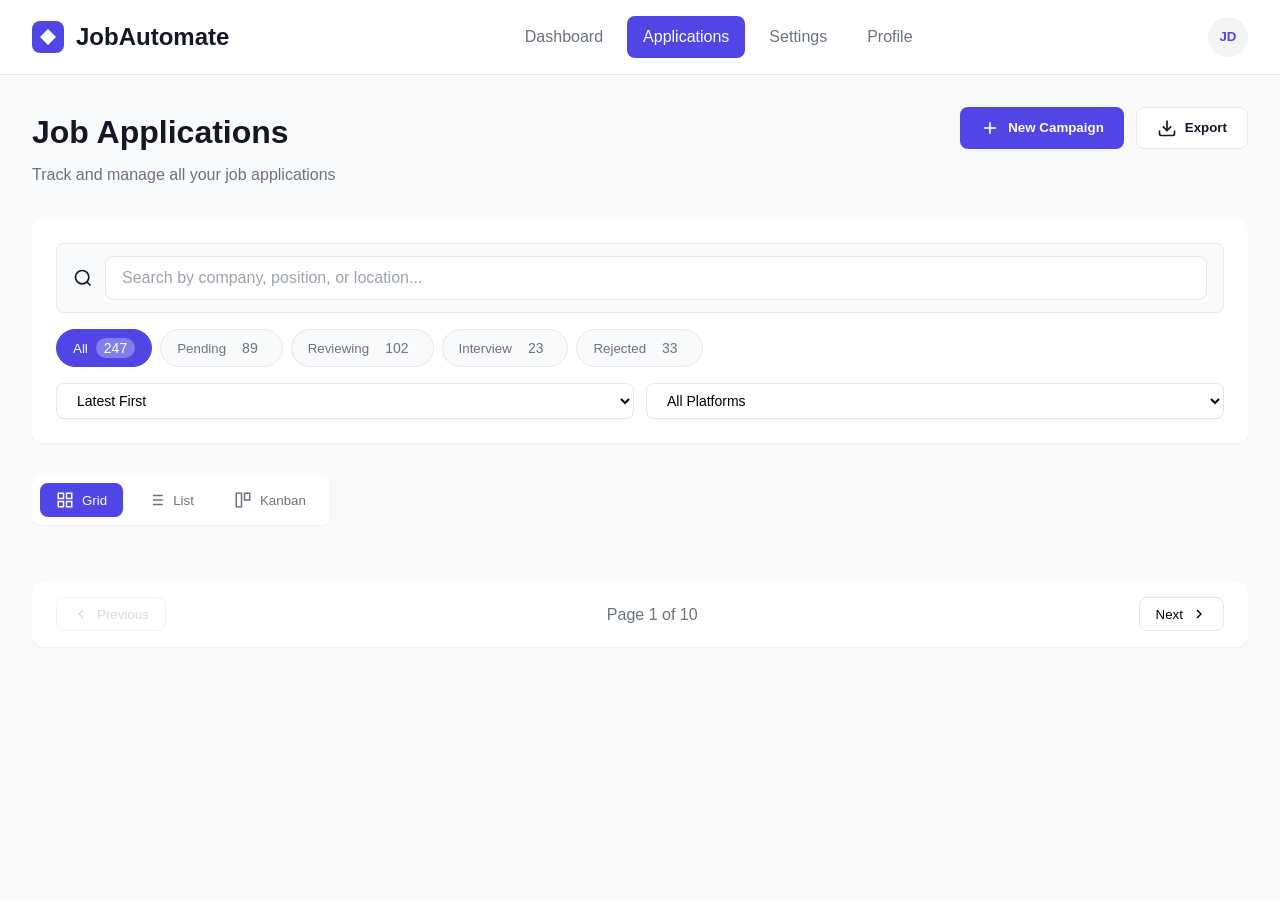
<file: index.html>
<!DOCTYPE html>
<html lang="en">
<head>
    <meta charset="UTF-8">
    <meta name="viewport" content="width=device-width, initial-scale=1.0">
    <title>Applications - JobAutomate</title>
    <link rel="stylesheet" href="styles.css">
    <script src="app.js" defer></script>
</head>
<body>
    <div class="container">
        <!-- Header -->
        <header class="header">
            <div class="logo">
                <svg width="32" height="32" viewBox="0 0 32 32" fill="none">
                    <rect width="32" height="32" rx="8" fill="#4F46E5"/>
                    <path d="M16 8L24 16L16 24L8 16L16 8Z" fill="white"/>
                </svg>
                <h1>JobAutomate</h1>
            </div>
            <nav class="nav">
                <a href="job-automation-ui.html" class="nav-link">Dashboard</a>
                <a href="applications.html" class="nav-link active">Applications</a>
                <a href="settings.html" class="nav-link">Settings</a>
                <a href="Profile.html" class="nav-link">Profile</a>
            </nav>
            <button class="btn-profile">
                <span class="avatar">JD</span>
            </button>
        </header>

        <!-- Main Content -->
        <main class="main-content">
            <!-- Page Header -->
            <div class="page-header">
                <div>
                    <h1 class="page-title">Job Applications</h1>
                    <p class="page-subtitle">Track and manage all your job applications</p>
                </div>
                <div class="header-actions">
                    <button class="btn-primary" id="newCampaignBtn">
                        <svg width="20" height="20" viewBox="0 0 24 24" fill="none" stroke="currentColor" stroke-width="2">
                            <line x1="12" y1="5" x2="12" y2="19"/>
                            <line x1="5" y1="12" x2="19" y2="12"/>
                        </svg>
                        <span>New Campaign</span>
                    </button>
                    <button class="btn-secondary" id="exportBtn">
                        <svg width="20" height="20" viewBox="0 0 24 24" fill="none" stroke="currentColor" stroke-width="2">
                            <path d="M21 15v4a2 2 0 0 1-2 2H5a2 2 0 0 1-2-2v-4"/>
                            <polyline points="7 10 12 15 17 10"/>
                            <line x1="12" y1="15" x2="12" y2="3"/>
                        </svg>
                        <span>Export</span>
                    </button>
                </div>
            </div>

            <!-- Filters and Search -->
            <div class="filters-section">
                <div class="search-bar">
                    <svg width="20" height="20" viewBox="0 0 24 24" fill="none" stroke="currentColor" stroke-width="2">
                        <circle cx="11" cy="11" r="8"/>
                        <path d="m21 21-4.35-4.35"/>
                    </svg>
                    <input 
                        type="text" 
                        id="searchInput" 
                        placeholder="Search by company, position, or location..."
                    >
                </div>
                <div class="filter-pills">
                    <button class="filter-pill active" data-status="all">
                        All <span class="pill-count">247</span>
                    </button>
                    <button class="filter-pill" data-status="pending">
                        Pending <span class="pill-count">89</span>
                    </button>
                    <button class="filter-pill" data-status="reviewing">
                        Reviewing <span class="pill-count">102</span>
                    </button>
                    <button class="filter-pill" data-status="interview">
                        Interview <span class="pill-count">23</span>
                    </button>
                    <button class="filter-pill" data-status="rejected">
                        Rejected <span class="pill-count">33</span>
                    </button>
                </div>
                <div class="filter-controls">
                    <select id="sortSelect" class="filter-select">
                        <option value="date-desc">Latest First</option>
                        <option value="date-asc">Oldest First</option>
                        <option value="company-asc">Company A-Z</option>
                        <option value="company-desc">Company Z-A</option>
                    </select>
                    <select id="platformFilter" class="filter-select">
                        <option value="all">All Platforms</option>
                        <option value="greenhouse">Greenhouse</option>
                        <option value="linkedin">LinkedIn</option>
                        <option value="indeed">Indeed</option>
                        <option value="workday">Workday</option>
                    </select>
                </div>
            </div>

            <!-- View Toggle -->
            <div class="view-toggle">
                <button class="view-btn active" data-view="grid">
                    <svg width="18" height="18" viewBox="0 0 24 24" fill="none" stroke="currentColor" stroke-width="2">
                        <rect x="3" y="3" width="7" height="7"/>
                        <rect x="14" y="3" width="7" height="7"/>
                        <rect x="14" y="14" width="7" height="7"/>
                        <rect x="3" y="14" width="7" height="7"/>
                    </svg>
                    Grid
                </button>
                <button class="view-btn" data-view="list">
                    <svg width="18" height="18" viewBox="0 0 24 24" fill="none" stroke="currentColor" stroke-width="2">
                        <line x1="8" y1="6" x2="21" y2="6"/>
                        <line x1="8" y1="12" x2="21" y2="12"/>
                        <line x1="8" y1="18" x2="21" y2="18"/>
                        <line x1="3" y1="6" x2="3.01" y2="6"/>
                        <line x1="3" y1="12" x2="3.01" y2="12"/>
                        <line x1="3" y1="18" x2="3.01" y2="18"/>
                    </svg>
                    List
                </button>
                <button class="view-btn" data-view="kanban">
                    <svg width="18" height="18" viewBox="0 0 24 24" fill="none" stroke="currentColor" stroke-width="2">
                        <rect x="3" y="3" width="7" height="18"/>
                        <rect x="14" y="3" width="7" height="9"/>
                    </svg>
                    Kanban
                </button>
            </div>

            <!-- Applications Container -->
            <div id="applicationsContainer" class="applications-grid">
                <!-- Grid View Applications will be inserted here by JavaScript -->
            </div>

            <!-- Kanban View (hidden by default) -->
            <div id="kanbanView" class="kanban-view" style="display: none;">
                <div class="kanban-column">
                    <div class="kanban-header">
                        <h3>Pending</h3>
                        <span class="kanban-count">89</span>
                    </div>
                    <div class="kanban-cards" data-status="pending"></div>
                </div>
                <div class="kanban-column">
                    <div class="kanban-header">
                        <h3>Reviewing</h3>
                        <span class="kanban-count">102</span>
                    </div>
                    <div class="kanban-cards" data-status="reviewing"></div>
                </div>
                <div class="kanban-column">
                    <div class="kanban-header">
                        <h3>Interview</h3>
                        <span class="kanban-count">23</span>
                    </div>
                    <div class="kanban-cards" data-status="interview"></div>
                </div>
                <div class="kanban-column">
                    <div class="kanban-header">
                        <h3>Rejected</h3>
                        <span class="kanban-count">33</span>
                    </div>
                    <div class="kanban-cards" data-status="rejected"></div>
                </div>
            </div>

            <!-- Pagination -->
            <div class="pagination">
                <button class="pagination-btn" id="prevBtn" disabled>
                    <svg width="16" height="16" viewBox="0 0 24 24" fill="none" stroke="currentColor" stroke-width="2">
                        <polyline points="15 18 9 12 15 6"/>
                    </svg>
                    Previous
                </button>
                <div class="pagination-info">
                    Page <span id="currentPage">1</span> of <span id="totalPages">10</span>
                </div>
                <button class="pagination-btn" id="nextBtn">
                    Next
                    <svg width="16" height="16" viewBox="0 0 24 24" fill="none" stroke="currentColor" stroke-width="2">
                        <polyline points="9 18 15 12 9 6"/>
                    </svg>
                </button>
            </div>
        </main>
    </div>

    <!-- CAMPAIGN MODAL - SINGLE PAGE FORM -->
    <div id="campaignModal" class="modal">
        <div class="modal-overlay"></div>
        <div class="modal-container">
            <div class="modal-header">
                <div class="modal-title-section">
                    <div class="modal-icon">
                        <svg width="24" height="24" viewBox="0 0 24 24" fill="none" stroke="currentColor" stroke-width="2">
                            <path d="M12 2L2 7l10 5 10-5-10-5z"/>
                            <path d="M2 17l10 5 10-5"/>
                            <path d="M2 12l10 5 10-5"/>
                        </svg>
                    </div>
                    <div>
                        <h2>Create New Campaign</h2>
                        <p class="modal-subtitle">Set up an automated job application campaign</p>
                    </div>
                </div>
                <button class="modal-close" id="closeModal">
                    <svg width="20" height="20" viewBox="0 0 24 24" fill="none" stroke="currentColor" stroke-width="2">
                        <line x1="18" y1="6" x2="6" y2="18"/>
                        <line x1="6" y1="6" x2="18" y2="18"/>
                    </svg>
                </button>
            </div>

            <form id="campaignForm" class="modal-body" style="max-height: 70vh; overflow-y: auto;">
                
                <!-- Campaign Details -->
                <div class="form-section">
                    <h3 class="section-title">Campaign Details</h3>
                    
                    <div class="form-group">
                        <label for="campaignName">
                            Campaign Name *
                            <span class="label-hint">Give your campaign a memorable name</span>
                        </label>
                        <input 
                            type="text" 
                            id="campaignName" 
                            name="campaignName" 
                            placeholder="e.g., Frontend Developer Positions"
                            required
                        >
                    </div>

                    <div class="form-group">
                        <label for="jobTitle">
                            Job Title *
                            <span class="label-hint">What position are you looking for?</span>
                        </label>
                        <input 
                            type="text" 
                            id="jobTitle" 
                            name="jobTitle" 
                            placeholder="e.g., Frontend Developer, Software Engineer"
                            required
                        >
                    </div>

                    <div class="form-row">
                        <div class="form-group">
                            <label for="location">
                                Location
                                <span class="label-hint">City, state, or "Remote"</span>
                            </label>
                            <input 
                                type="text" 
                                id="location" 
                                name="location" 
                                placeholder="e.g., San Francisco, CA or Remote"
                            >
                        </div>

                        <div class="form-group">
                            <label for="experienceLevel">
                                Experience Level
                            </label>
                            <select id="experienceLevel" name="experienceLevel">
                                <option value="">Any</option>
                                <option value="entry">Entry Level</option>
                                <option value="mid">Mid Level</option>
                                <option value="senior">Senior</option>
                                <option value="lead">Lead/Principal</option>
                            </select>
                        </div>
                    </div>
                </div>

                <!-- Platforms -->
                <div class="form-section">
                    <h3 class="section-title">Where to Apply</h3>
                    
                    <div class="form-group">
                        <label>Platforms * <span class="label-hint">Select at least one</span></label>
                        <div class="platform-grid">
                            <label class="platform-card">
                                <input type="checkbox" name="platforms" value="Greenhouse" checked>
                                <div class="platform-content">
                                    <div class="platform-icon greenhouse">
                                        <svg width="24" height="24" viewBox="0 0 24 24" fill="currentColor">
                                            <circle cx="12" cy="12" r="10"/>
                                        </svg>
                                    </div>
                                    <div>
                                        <div class="platform-name">Greenhouse</div>
                                        <div class="platform-desc">Most tech companies</div>
                                    </div>
                                </div>
                            </label>

                            <label class="platform-card">
                                <input type="checkbox" name="platforms" value="LinkedIn">
                                <div class="platform-content">
                                    <div class="platform-icon linkedin">
                                        <svg width="24" height="24" viewBox="0 0 24 24" fill="currentColor">
                                            <path d="M19 3a2 2 0 0 1 2 2v14a2 2 0 0 1-2 2H5a2 2 0 0 1-2-2V5a2 2 0 0 1 2-2h14m-.5 15.5v-5.3a3.26 3.26 0 0 0-3.26-3.26c-.85 0-1.84.52-2.32 1.3v-1.11h-2.79v8.37h2.79v-4.93c0-.77.62-1.4 1.39-1.4a1.4 1.4 0 0 1 1.4 1.4v4.93h2.79M6.88 8.56a1.68 1.68 0 0 0 1.68-1.68c0-.93-.75-1.69-1.68-1.69a1.69 1.69 0 0 0-1.69 1.69c0 .93.76 1.68 1.69 1.68m1.39 9.94v-8.37H5.5v8.37h2.77z"/>
                                        </svg>
                                    </div>
                                    <div>
                                        <div class="platform-name">LinkedIn</div>
                                        <div class="platform-desc">Professional network</div>
                                    </div>
                                </div>
                            </label>

                            <label class="platform-card">
                                <input type="checkbox" name="platforms" value="Indeed">
                                <div class="platform-content">
                                    <div class="platform-icon indeed">
                                        <svg width="24" height="24" viewBox="0 0 24 24" fill="currentColor">
                                            <rect x="4" y="4" width="16" height="16" rx="2"/>
                                        </svg>
                                    </div>
                                    <div>
                                        <div class="platform-name">Indeed</div>
                                        <div class="platform-desc">Largest job board</div>
                                    </div>
                                </div>
                            </label>

                            <label class="platform-card">
                                <input type="checkbox" name="platforms" value="Workday">
                                <div class="platform-content">
                                    <div class="platform-icon workday">
                                        <svg width="24" height="24" viewBox="0 0 24 24" fill="currentColor">
                                            <polygon points="12,2 2,7 12,12 22,7"/>
                                        </svg>
                                    </div>
                                    <div>
                                        <div class="platform-name">Workday</div>
                                        <div class="platform-desc">Enterprise companies</div>
                                    </div>
                                </div>
                            </label>
                        </div>
                    </div>

                    <div class="form-group">
                        <label>Employment Type</label>
                        <div class="checkbox-row">
                            <label class="checkbox-pill">
                                <input type="checkbox" name="employmentType" value="Full-time" checked>
                                <span>Full-time</span>
                            </label>
                            <label class="checkbox-pill">
                                <input type="checkbox" name="employmentType" value="Part-time">
                                <span>Part-time</span>
                            </label>
                            <label class="checkbox-pill">
                                <input type="checkbox" name="employmentType" value="Contract">
                                <span>Contract</span>
                            </label>
                            <label class="checkbox-pill">
                                <input type="checkbox" name="employmentType" value="Internship">
                                <span>Internship</span>
                            </label>
                        </div>
                    </div>
                </div>

                <!-- Salary & Requirements -->
                <div class="form-section">
                    <h3 class="section-title">Salary & Requirements</h3>
                    
                    <div class="form-row">
                        <div class="form-group">
                            <label for="minSalary">
                                Minimum Salary
                                <span class="label-hint">Annual USD</span>
                            </label>
                            <div class="input-with-icon">
                                <span class="input-icon">$</span>
                                <input 
                                    type="number" 
                                    id="minSalary" 
                                    name="minSalary" 
                                    placeholder="80,000"
                                    min="0"
                                    step="1000"
                                >
                            </div>
                        </div>

                        <div class="form-group">
                            <label for="maxSalary">
                                Maximum Salary
                                <span class="label-hint">Annual USD</span>
                            </label>
                            <div class="input-with-icon">
                                <span class="input-icon">$</span>
                                <input 
                                    type="number" 
                                    id="maxSalary" 
                                    name="maxSalary" 
                                    placeholder="150,000"
                                    min="0"
                                    step="1000"
                                >
                            </div>
                        </div>
                    </div>

                    <div class="form-group">
                        <label for="keywords">
                            Required Skills / Keywords
                            <span class="label-hint">Comma separated (e.g., React, TypeScript, Node.js)</span>
                        </label>
                        <input 
                            type="text" 
                            id="keywords" 
                            name="keywords" 
                            placeholder="React, JavaScript, TypeScript, CSS"
                        >
                    </div>

                    <div class="form-group">
                        <label for="notes">
                            Additional Notes
                            <span class="label-hint">Any preferences or requirements</span>
                        </label>
                        <textarea 
                            id="notes" 
                            name="notes" 
                            rows="3" 
                            placeholder="e.g., Prefer companies with good work-life balance, remote-first culture, etc."
                        ></textarea>
                    </div>

                    <div class="info-box">
                        <svg width="20" height="20" viewBox="0 0 24 24" fill="none" stroke="currentColor" stroke-width="2">
                            <circle cx="12" cy="12" r="10"/>
                            <line x1="12" y1="16" x2="12" y2="12"/>
                            <line x1="12" y1="8" x2="12.01" y2="8"/>
                        </svg>
                        <div>
                            <strong>How it works:</strong> Once created, this campaign will automatically search for jobs matching your criteria and apply on your behalf. You can pause or modify it anytime.
                        </div>
                    </div>
                </div>

                <!-- Submit -->
                <div class="modal-footer">
                    <button type="button" class="btn-secondary" id="cancelBtn">Cancel</button>
                    <button type="submit" class="btn-primary">
                        <svg width="18" height="18" viewBox="0 0 24 24" fill="none" stroke="currentColor" stroke-width="2">
                            <polyline points="20 6 9 17 4 12"/>
                        </svg>
                        Create Campaign
                    </button>
                </div>
            </form>
        </div>
    </div>

    <!-- Application Details Modal -->
    <div id="appDetailsModal" class="modal">
        <div class="modal-content modal-large">
            <div class="modal-header">
                <h2 id="modalJobTitle">Senior Frontend Developer</h2>
                <button class="modal-close" id="closeDetailsModal">&times;</button>
            </div>
            <div class="modal-body">
                <div class="app-details-grid">
                    <div class="app-detail-section">
                        <h3>Company Information</h3>
                        <div class="detail-item">
                            <span class="detail-label">Company:</span>
                            <span class="detail-value" id="modalCompany">Google</span>
                        </div>
                        <div class="detail-item">
                            <span class="detail-label">Location:</span>
                            <span class="detail-value" id="modalLocation">Mountain View, CA</span>
                        </div>
                        <div class="detail-item">
                            <span class="detail-label">Platform:</span>
                            <span class="detail-value" id="modalPlatform">Greenhouse</span>
                        </div>
                    </div>
                    <div class="app-detail-section">
                        <h3>Application Status</h3>
                        <div class="detail-item">
                            <span class="detail-label">Status:</span>
                            <span class="status-badge" id="modalStatus">Pending</span>
                        </div>
                        <div class="detail-item">
                            <span class="detail-label">Applied Date:</span>
                            <span class="detail-value" id="modalDate">Feb 7, 2026</span>
                        </div>
                        <div class="detail-item">
                            <span class="detail-label">Campaign:</span>
                            <span class="detail-value" id="modalCampaign">Frontend Positions</span>
                        </div>
                    </div>
                    <div class="app-detail-section full-width">
                        <h3>Job Details</h3>
                        <div class="detail-item">
                            <span class="detail-label">Job URL:</span>
                            <a href="#" class="detail-link" id="modalJobUrl" target="_blank">View Job Posting →</a>
                        </div>
                        <div class="detail-item">
                            <span class="detail-label">Salary Range:</span>
                            <span class="detail-value" id="modalSalary">$120,000 - $180,000</span>
                        </div>
                    </div>
                    <div class="app-detail-section full-width">
                        <h3>Notes</h3>
                        <textarea id="modalNotes" class="notes-textarea" placeholder="Add notes about this application..."></textarea>
                    </div>
                </div>
                <div class="modal-footer">
                    <button class="btn-danger">Delete Application</button>
                    <div>
                        <button type="button" class="btn-secondary" id="closeDetailsBtn">Close</button>
                        <button type="button" class="btn-primary" id="saveNotesBtn">Save Notes</button>
                    </div>
                </div>
            </div>
        </div>
    </div>
</body>
</html>
</file>
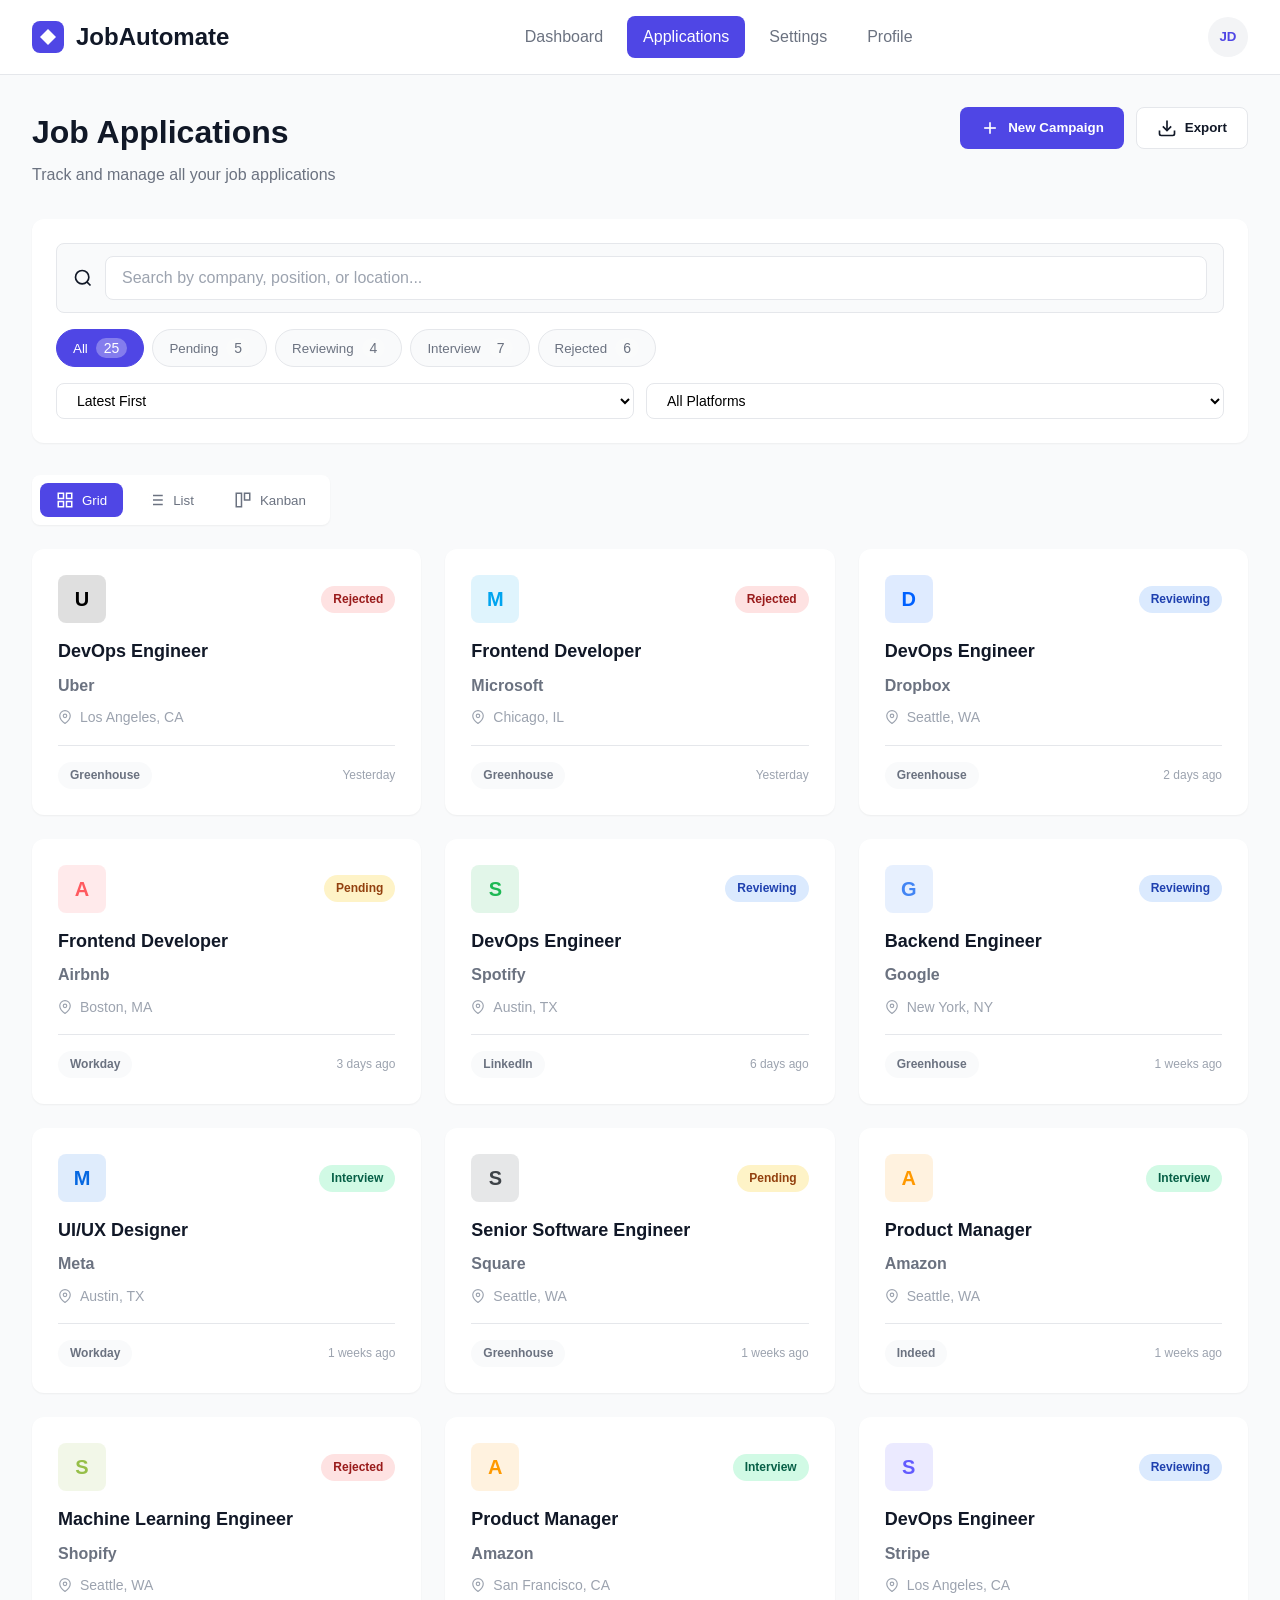
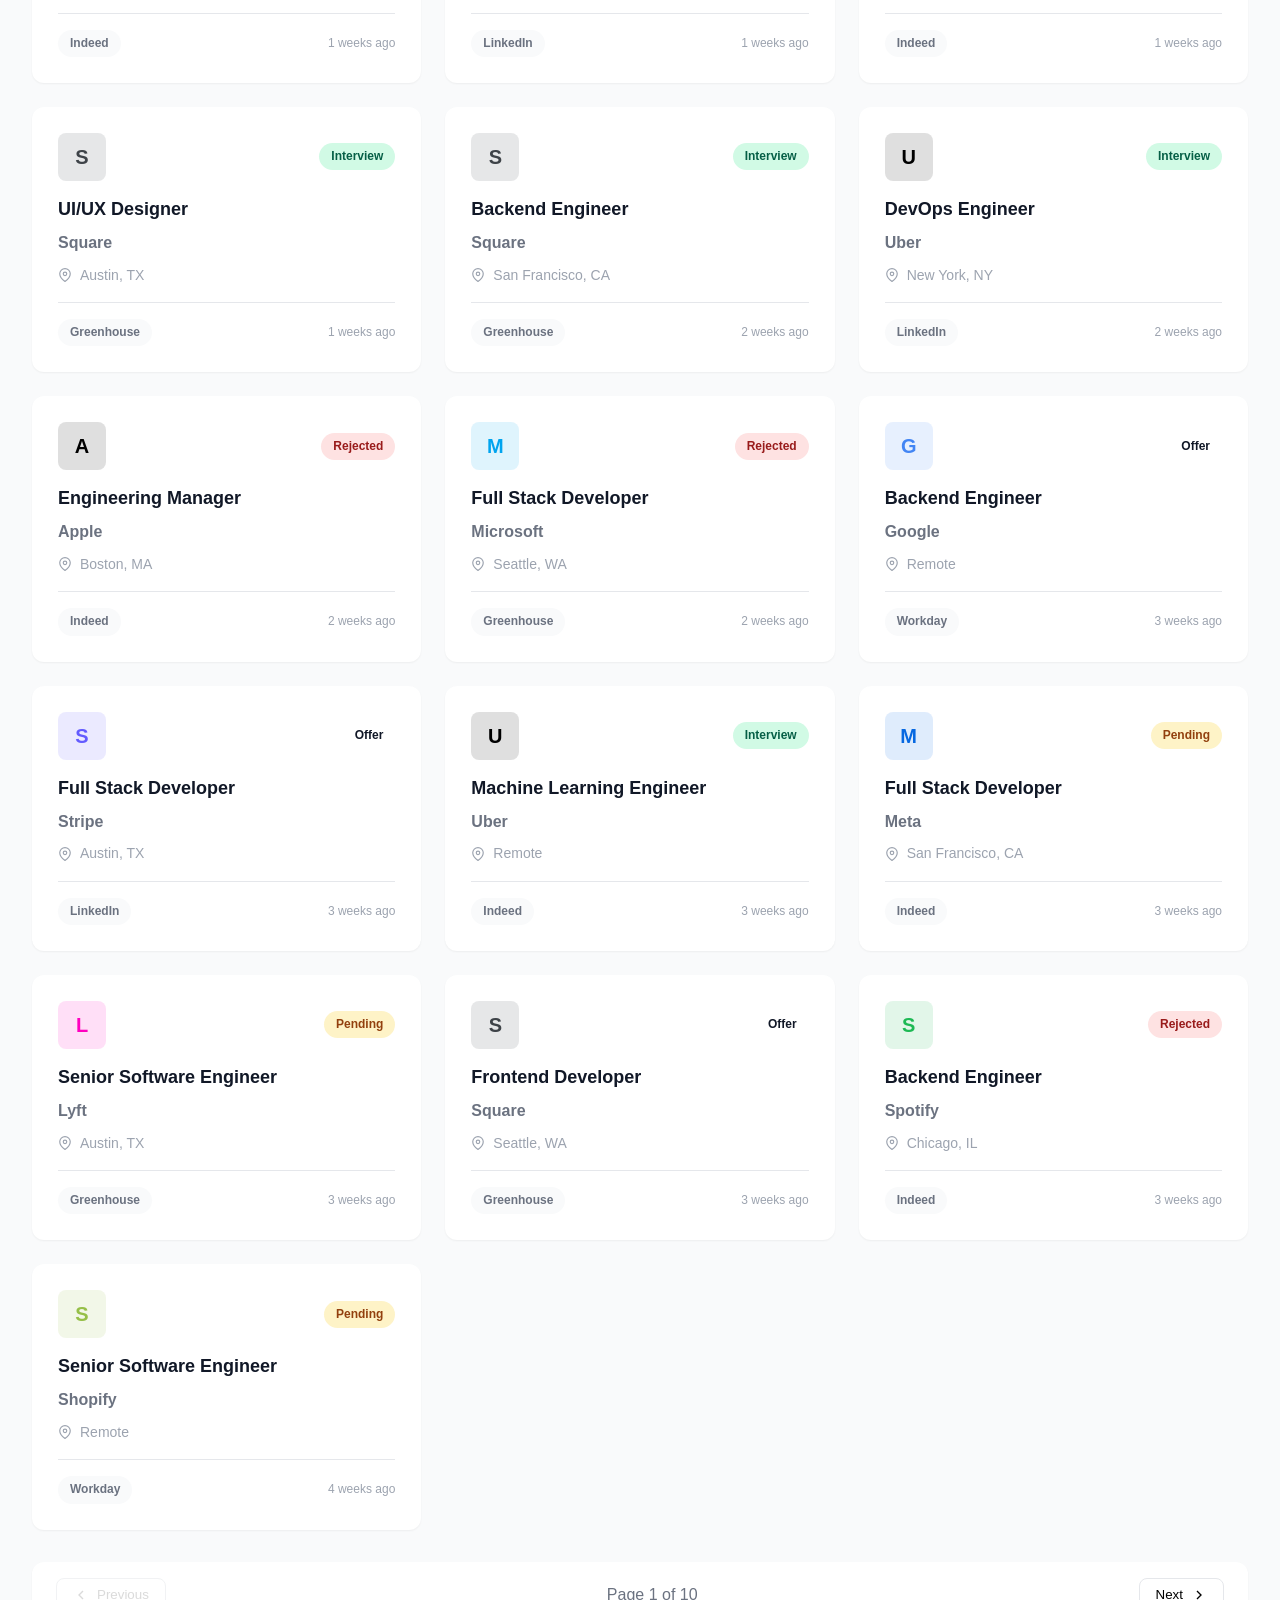
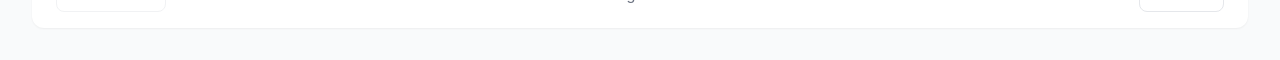
<file: applicationss.html>
<!DOCTYPE html>
<html lang="en">
<head>
    <meta charset="UTF-8">
    <meta name="viewport" content="width=device-width, initial-scale=1.0">
    <title>Applications - JobAutomate</title>
    <link rel="stylesheet" href="applicationss.css">
    <script src="app.js" defer></script>
    <script src="applications.js" defer></script>
</head>
<body>
    <div class="container">
        <!-- Header -->
        <header class="header">
            <div class="logo">
                <svg width="32" height="32" viewBox="0 0 32 32" fill="none">
                    <rect width="32" height="32" rx="8" fill="#4F46E5"/>
                    <path d="M16 8L24 16L16 24L8 16L16 8Z" fill="white"/>
                </svg>
                <h1>JobAutomate</h1>
            </div>
            <nav class="nav">
                <a href="job-automation-ui.html" class="nav-link">Dashboard</a>
                <a href="applications.html" class="nav-link active">Applications</a>
                <a href="#settings" class="nav-link">Settings</a>
                <a href="#profile" class="nav-link">Profile</a>
            </nav>
            <button class="btn-profile">
                <span class="avatar">JD</span>
            </button>
        </header>

        <!-- Main Content -->
        <main class="main-content">
            <!-- Page Header -->
            <div class="page-header">
                <div>
                    <h1 class="page-title">Job Applications</h1>
                    <p class="page-subtitle">Track and manage all your job applications</p>
                </div>
                <div class="header-actions">
                    <button class="btn-primary" id="newCampaignBtn">
                        <svg width="20" height="20" viewBox="0 0 24 24" fill="none" stroke="currentColor" stroke-width="2">
                            <line x1="12" y1="5" x2="12" y2="19"/>
                            <line x1="5" y1="12" x2="19" y2="12"/>
                        </svg>
                        <span>New Campaign</span>
                    </button>
                    <button class="btn-secondary" id="exportBtn">
                        <svg width="20" height="20" viewBox="0 0 24 24" fill="none" stroke="currentColor" stroke-width="2">
                            <path d="M21 15v4a2 2 0 0 1-2 2H5a2 2 0 0 1-2-2v-4"/>
                            <polyline points="7 10 12 15 17 10"/>
                            <line x1="12" y1="15" x2="12" y2="3"/>
                        </svg>
                        <span>Export</span>
                    </button>
                </div>
            </div>

            <!-- Filters and Search -->
            <div class="filters-section">
                <div class="search-bar">
                    <svg width="20" height="20" viewBox="0 0 24 24" fill="none" stroke="currentColor" stroke-width="2">
                        <circle cx="11" cy="11" r="8"/>
                        <path d="m21 21-4.35-4.35"/>
                    </svg>
                    <input 
                        type="text" 
                        id="searchInput" 
                        placeholder="Search by company, position, or location..."
                    >
                </div>
                <div class="filter-pills">
                    <button class="filter-pill active" data-status="all">
                        All <span class="pill-count">247</span>
                    </button>
                    <button class="filter-pill" data-status="pending">
                        Pending <span class="pill-count">89</span>
                    </button>
                    <button class="filter-pill" data-status="reviewing">
                        Reviewing <span class="pill-count">102</span>
                    </button>
                    <button class="filter-pill" data-status="interview">
                        Interview <span class="pill-count">23</span>
                    </button>
                    <button class="filter-pill" data-status="rejected">
                        Rejected <span class="pill-count">33</span>
                    </button>
                </div>
                <div class="filter-controls">
                    <select id="sortSelect" class="filter-select">
                        <option value="date-desc">Latest First</option>
                        <option value="date-asc">Oldest First</option>
                        <option value="company-asc">Company A-Z</option>
                        <option value="company-desc">Company Z-A</option>
                    </select>
                    <select id="platformFilter" class="filter-select">
                        <option value="all">All Platforms</option>
                        <option value="greenhouse">Greenhouse</option>
                        <option value="linkedin">LinkedIn</option>
                        <option value="indeed">Indeed</option>
                        <option value="workday">Workday</option>
                    </select>
                </div>
            </div>

            <!-- View Toggle -->
            <div class="view-toggle">
                <button class="view-btn active" data-view="grid">
                    <svg width="18" height="18" viewBox="0 0 24 24" fill="none" stroke="currentColor" stroke-width="2">
                        <rect x="3" y="3" width="7" height="7"/>
                        <rect x="14" y="3" width="7" height="7"/>
                        <rect x="14" y="14" width="7" height="7"/>
                        <rect x="3" y="14" width="7" height="7"/>
                    </svg>
                    Grid
                </button>
                <button class="view-btn" data-view="list">
                    <svg width="18" height="18" viewBox="0 0 24 24" fill="none" stroke="currentColor" stroke-width="2">
                        <line x1="8" y1="6" x2="21" y2="6"/>
                        <line x1="8" y1="12" x2="21" y2="12"/>
                        <line x1="8" y1="18" x2="21" y2="18"/>
                        <line x1="3" y1="6" x2="3.01" y2="6"/>
                        <line x1="3" y1="12" x2="3.01" y2="12"/>
                        <line x1="3" y1="18" x2="3.01" y2="18"/>
                    </svg>
                    List
                </button>
                <button class="view-btn" data-view="kanban">
                    <svg width="18" height="18" viewBox="0 0 24 24" fill="none" stroke="currentColor" stroke-width="2">
                        <rect x="3" y="3" width="7" height="18"/>
                        <rect x="14" y="3" width="7" height="9"/>
                    </svg>
                    Kanban
                </button>
            </div>

            <!-- Applications Container -->
            <div id="applicationsContainer" class="applications-grid">
                <!-- Grid View Applications will be inserted here by JavaScript -->
            </div>

            <!-- Kanban View (hidden by default) -->
            <div id="kanbanView" class="kanban-view" style="display: none;">
                <div class="kanban-column">
                    <div class="kanban-header">
                        <h3>Pending</h3>
                        <span class="kanban-count">89</span>
                    </div>
                    <div class="kanban-cards" data-status="pending"></div>
                </div>
                <div class="kanban-column">
                    <div class="kanban-header">
                        <h3>Reviewing</h3>
                        <span class="kanban-count">102</span>
                    </div>
                    <div class="kanban-cards" data-status="reviewing"></div>
                </div>
                <div class="kanban-column">
                    <div class="kanban-header">
                        <h3>Interview</h3>
                        <span class="kanban-count">23</span>
                    </div>
                    <div class="kanban-cards" data-status="interview"></div>
                </div>
                <div class="kanban-column">
                    <div class="kanban-header">
                        <h3>Rejected</h3>
                        <span class="kanban-count">33</span>
                    </div>
                    <div class="kanban-cards" data-status="rejected"></div>
                </div>
            </div>

            <!-- Pagination -->
            <div class="pagination">
                <button class="pagination-btn" id="prevBtn" disabled>
                    <svg width="16" height="16" viewBox="0 0 24 24" fill="none" stroke="currentColor" stroke-width="2">
                        <polyline points="15 18 9 12 15 6"/>
                    </svg>
                    Previous
                </button>
                <div class="pagination-info">
                    Page <span id="currentPage">1</span> of <span id="totalPages">10</span>
                </div>
                <button class="pagination-btn" id="nextBtn">
                    Next
                    <svg width="16" height="16" viewBox="0 0 24 24" fill="none" stroke="currentColor" stroke-width="2">
                        <polyline points="9 18 15 12 9 6"/>
                    </svg>
                </button>
            </div>
        </main>
    </div>

    <!-- CAMPAIGN MODAL - SINGLE PAGE FORM -->
    <div id="campaignModal" class="modal">
        <div class="modal-overlay"></div>
        <div class="modal-container">
            <div class="modal-header">
                <div class="modal-title-section">
                    <div class="modal-icon">
                        <svg width="24" height="24" viewBox="0 0 24 24" fill="none" stroke="currentColor" stroke-width="2">
                            <path d="M12 2L2 7l10 5 10-5-10-5z"/>
                            <path d="M2 17l10 5 10-5"/>
                            <path d="M2 12l10 5 10-5"/>
                        </svg>
                    </div>
                    <div>
                        <h2>Create New Campaign</h2>
                        <p class="modal-subtitle">Set up an automated job application campaign</p>
                    </div>
                </div>
                <button class="modal-close" id="closeModal">
                    <svg width="20" height="20" viewBox="0 0 24 24" fill="none" stroke="currentColor" stroke-width="2">
                        <line x1="18" y1="6" x2="6" y2="18"/>
                        <line x1="6" y1="6" x2="18" y2="18"/>
                    </svg>
                </button>
            </div>

            <form id="campaignForm" class="modal-body" style="max-height: 70vh; overflow-y: auto;">
                
                <!-- Campaign Details -->
                <div class="form-section">
                    <h3 class="section-title">Campaign Details</h3>
                    
                    <div class="form-group">
                        <label for="campaignName">
                            Campaign Name *
                            <span class="label-hint">Give your campaign a memorable name</span>
                        </label>
                        <input 
                            type="text" 
                            id="campaignName" 
                            name="campaignName" 
                            placeholder="e.g., Frontend Developer Positions"
                            required
                        >
                    </div>

                    <div class="form-group">
                        <label for="jobTitle">
                            Job Title *
                            <span class="label-hint">What position are you looking for?</span>
                        </label>
                        <input 
                            type="text" 
                            id="jobTitle" 
                            name="jobTitle" 
                            placeholder="e.g., Frontend Developer, Software Engineer"
                            required
                        >
                    </div>

                    <div class="form-row">
                        <div class="form-group">
                            <label for="location">
                                Location
                                <span class="label-hint">City, state, or "Remote"</span>
                            </label>
                            <input 
                                type="text" 
                                id="location" 
                                name="location" 
                                placeholder="e.g., San Francisco, CA or Remote"
                            >
                        </div>

                        <div class="form-group">
                            <label for="experienceLevel">
                                Experience Level
                            </label>
                            <select id="experienceLevel" name="experienceLevel">
                                <option value="">Any</option>
                                <option value="entry">Entry Level</option>
                                <option value="mid">Mid Level</option>
                                <option value="senior">Senior</option>
                                <option value="lead">Lead/Principal</option>
                            </select>
                        </div>
                    </div>
                </div>

                <!-- Platforms -->
                <div class="form-section">
                    <h3 class="section-title">Where to Apply</h3>
                    
                    <div class="form-group">
                        <label>Platforms * <span class="label-hint">Select at least one</span></label>
                        <div class="platform-grid">
                            <label class="platform-card">
                                <input type="checkbox" name="platforms" value="Greenhouse" checked>
                                <div class="platform-content">
                                    <div class="platform-icon greenhouse">
                                        <svg width="24" height="24" viewBox="0 0 24 24" fill="currentColor">
                                            <circle cx="12" cy="12" r="10"/>
                                        </svg>
                                    </div>
                                    <div>
                                        <div class="platform-name">Greenhouse</div>
                                        <div class="platform-desc">Most tech companies</div>
                                    </div>
                                </div>
                            </label>

                            <label class="platform-card">
                                <input type="checkbox" name="platforms" value="LinkedIn">
                                <div class="platform-content">
                                    <div class="platform-icon linkedin">
                                        <svg width="24" height="24" viewBox="0 0 24 24" fill="currentColor">
                                            <path d="M19 3a2 2 0 0 1 2 2v14a2 2 0 0 1-2 2H5a2 2 0 0 1-2-2V5a2 2 0 0 1 2-2h14m-.5 15.5v-5.3a3.26 3.26 0 0 0-3.26-3.26c-.85 0-1.84.52-2.32 1.3v-1.11h-2.79v8.37h2.79v-4.93c0-.77.62-1.4 1.39-1.4a1.4 1.4 0 0 1 1.4 1.4v4.93h2.79M6.88 8.56a1.68 1.68 0 0 0 1.68-1.68c0-.93-.75-1.69-1.68-1.69a1.69 1.69 0 0 0-1.69 1.69c0 .93.76 1.68 1.69 1.68m1.39 9.94v-8.37H5.5v8.37h2.77z"/>
                                        </svg>
                                    </div>
                                    <div>
                                        <div class="platform-name">LinkedIn</div>
                                        <div class="platform-desc">Professional network</div>
                                    </div>
                                </div>
                            </label>

                            <label class="platform-card">
                                <input type="checkbox" name="platforms" value="Indeed">
                                <div class="platform-content">
                                    <div class="platform-icon indeed">
                                        <svg width="24" height="24" viewBox="0 0 24 24" fill="currentColor">
                                            <rect x="4" y="4" width="16" height="16" rx="2"/>
                                        </svg>
                                    </div>
                                    <div>
                                        <div class="platform-name">Indeed</div>
                                        <div class="platform-desc">Largest job board</div>
                                    </div>
                                </div>
                            </label>

                            <label class="platform-card">
                                <input type="checkbox" name="platforms" value="Workday">
                                <div class="platform-content">
                                    <div class="platform-icon workday">
                                        <svg width="24" height="24" viewBox="0 0 24 24" fill="currentColor">
                                            <polygon points="12,2 2,7 12,12 22,7"/>
                                        </svg>
                                    </div>
                                    <div>
                                        <div class="platform-name">Workday</div>
                                        <div class="platform-desc">Enterprise companies</div>
                                    </div>
                                </div>
                            </label>
                        </div>
                    </div>

                    <div class="form-group">
                        <label>Employment Type</label>
                        <div class="checkbox-row">
                            <label class="checkbox-pill">
                                <input type="checkbox" name="employmentType" value="Full-time" checked>
                                <span>Full-time</span>
                            </label>
                            <label class="checkbox-pill">
                                <input type="checkbox" name="employmentType" value="Part-time">
                                <span>Part-time</span>
                            </label>
                            <label class="checkbox-pill">
                                <input type="checkbox" name="employmentType" value="Contract">
                                <span>Contract</span>
                            </label>
                            <label class="checkbox-pill">
                                <input type="checkbox" name="employmentType" value="Internship">
                                <span>Internship</span>
                            </label>
                        </div>
                    </div>
                </div>

                <!-- Salary & Requirements -->
                <div class="form-section">
                    <h3 class="section-title">Salary & Requirements</h3>
                    
                    <div class="form-row">
                        <div class="form-group">
                            <label for="minSalary">
                                Minimum Salary
                                <span class="label-hint">Annual USD</span>
                            </label>
                            <div class="input-with-icon">
                                <span class="input-icon">$</span>
                                <input 
                                    type="number" 
                                    id="minSalary" 
                                    name="minSalary" 
                                    placeholder="80,000"
                                    min="0"
                                    step="1000"
                                >
                            </div>
                        </div>

                        <div class="form-group">
                            <label for="maxSalary">
                                Maximum Salary
                                <span class="label-hint">Annual USD</span>
                            </label>
                            <div class="input-with-icon">
                                <span class="input-icon">$</span>
                                <input 
                                    type="number" 
                                    id="maxSalary" 
                                    name="maxSalary" 
                                    placeholder="150,000"
                                    min="0"
                                    step="1000"
                                >
                            </div>
                        </div>
                    </div>

                    <div class="form-group">
                        <label for="keywords">
                            Required Skills / Keywords
                            <span class="label-hint">Comma separated (e.g., React, TypeScript, Node.js)</span>
                        </label>
                        <input 
                            type="text" 
                            id="keywords" 
                            name="keywords" 
                            placeholder="React, JavaScript, TypeScript, CSS"
                        >
                    </div>

                    <div class="form-group">
                        <label for="notes">
                            Additional Notes
                            <span class="label-hint">Any preferences or requirements</span>
                        </label>
                        <textarea 
                            id="notes" 
                            name="notes" 
                            rows="3" 
                            placeholder="e.g., Prefer companies with good work-life balance, remote-first culture, etc."
                        ></textarea>
                    </div>

                    <div class="info-box">
                        <svg width="20" height="20" viewBox="0 0 24 24" fill="none" stroke="currentColor" stroke-width="2">
                            <circle cx="12" cy="12" r="10"/>
                            <line x1="12" y1="16" x2="12" y2="12"/>
                            <line x1="12" y1="8" x2="12.01" y2="8"/>
                        </svg>
                        <div>
                            <strong>How it works:</strong> Once created, this campaign will automatically search for jobs matching your criteria and apply on your behalf. You can pause or modify it anytime.
                        </div>
                    </div>
                </div>

                <!-- Submit -->
                <div class="modal-footer">
                    <button type="button" class="btn-secondary" id="cancelBtn">Cancel</button>
                    <button type="submit" class="btn-primary">
                        <svg width="18" height="18" viewBox="0 0 24 24" fill="none" stroke="currentColor" stroke-width="2">
                            <polyline points="20 6 9 17 4 12"/>
                        </svg>
                        Create Campaign
                    </button>
                </div>
            </form>
        </div>
    </div>

    <!-- Application Details Modal -->
    <div id="appDetailsModal" class="modal">
        <div class="modal-content modal-large">
            <div class="modal-header">
                <h2 id="modalJobTitle">Senior Frontend Developer</h2>
                <button class="modal-close" id="closeDetailsModal">&times;</button>
            </div>
            <div class="modal-body">
                <div class="app-details-grid">
                    <div class="app-detail-section">
                        <h3>Company Information</h3>
                        <div class="detail-item">
                            <span class="detail-label">Company:</span>
                            <span class="detail-value" id="modalCompany">Google</span>
                        </div>
                        <div class="detail-item">
                            <span class="detail-label">Location:</span>
                            <span class="detail-value" id="modalLocation">Mountain View, CA</span>
                        </div>
                        <div class="detail-item">
                            <span class="detail-label">Platform:</span>
                            <span class="detail-value" id="modalPlatform">Greenhouse</span>
                        </div>
                    </div>
                    <div class="app-detail-section">
                        <h3>Application Status</h3>
                        <div class="detail-item">
                            <span class="detail-label">Status:</span>
                            <span class="status-badge" id="modalStatus">Pending</span>
                        </div>
                        <div class="detail-item">
                            <span class="detail-label">Applied Date:</span>
                            <span class="detail-value" id="modalDate">Feb 7, 2026</span>
                        </div>
                        <div class="detail-item">
                            <span class="detail-label">Campaign:</span>
                            <span class="detail-value" id="modalCampaign">Frontend Positions</span>
                        </div>
                    </div>
                    <div class="app-detail-section full-width">
                        <h3>Job Details</h3>
                        <div class="detail-item">
                            <span class="detail-label">Job URL:</span>
                            <a href="#" class="detail-link" id="modalJobUrl" target="_blank">View Job Posting →</a>
                        </div>
                        <div class="detail-item">
                            <span class="detail-label">Salary Range:</span>
                            <span class="detail-value" id="modalSalary">$120,000 - $180,000</span>
                        </div>
                    </div>
                    <div class="app-detail-section full-width">
                        <h3>Notes</h3>
                        <textarea id="modalNotes" class="notes-textarea" placeholder="Add notes about this application..."></textarea>
                    </div>
                </div>
                <div class="modal-footer">
                    <button class="btn-danger">Delete Application</button>
                    <div>
                        <button type="button" class="btn-secondary" id="closeDetailsBtn">Close</button>
                        <button type="button" class="btn-primary" id="saveNotesBtn">Save Notes</button>
                    </div>
                </div>
            </div>
        </div>
    </div>
</body>
</html>
</file>
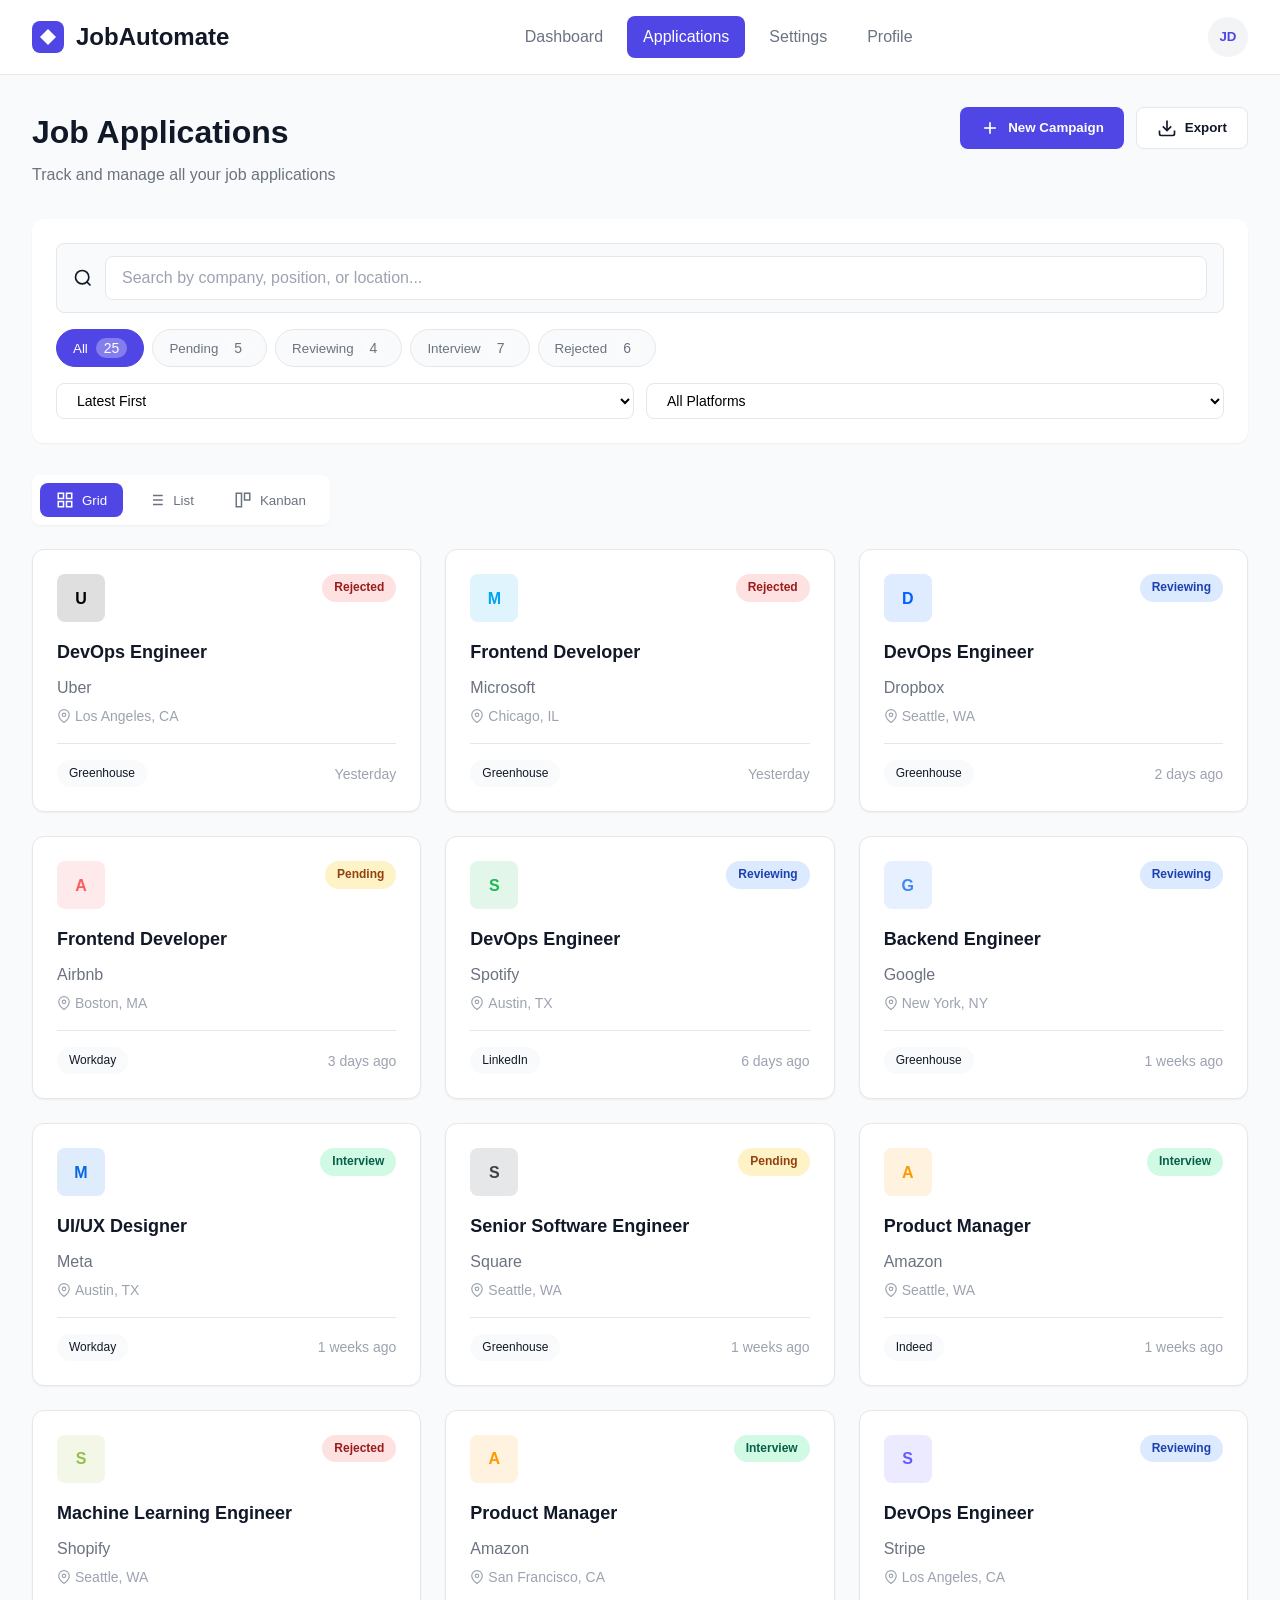
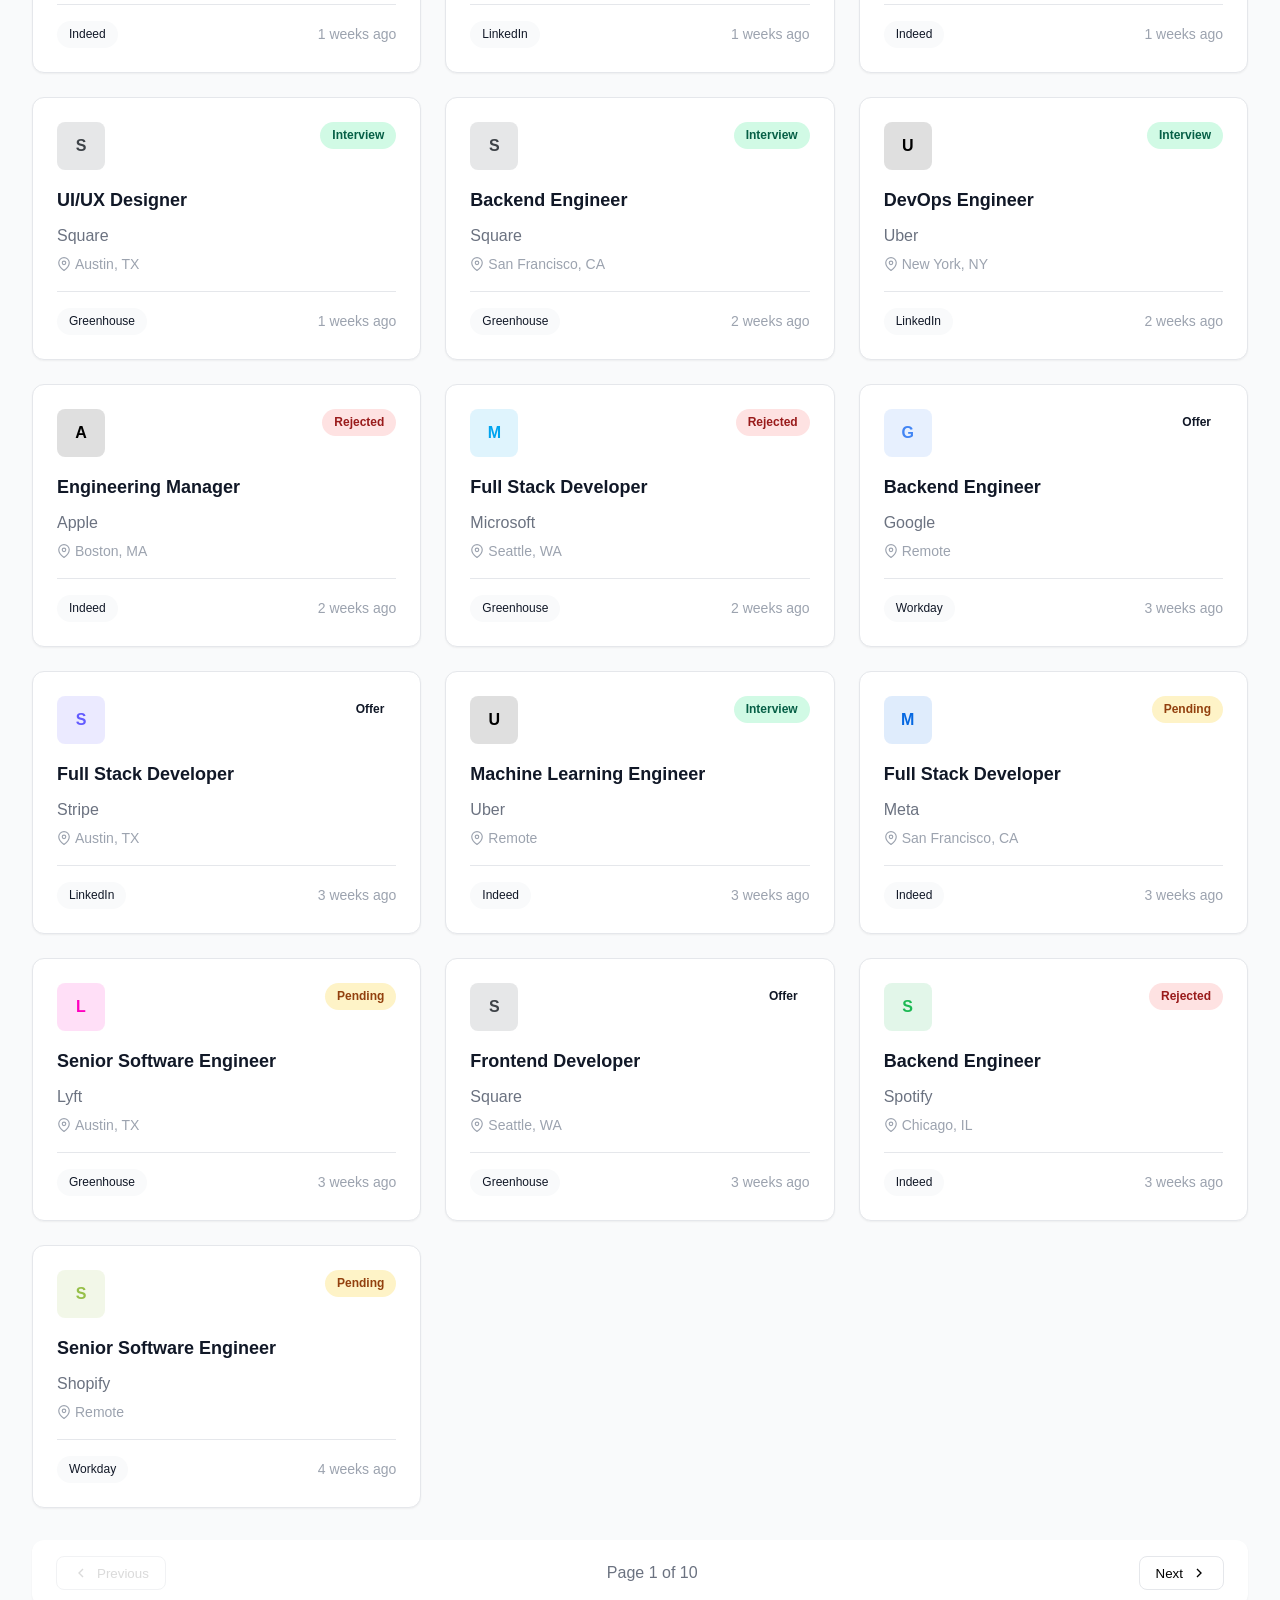
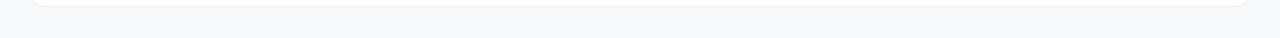
<file: job-automation-ui.html>
<!DOCTYPE html>
<html lang="en">
<head>
    <meta charset="UTF-8">
    <meta name="viewport" content="width=device-width, initial-scale=1.0">
    <title>Applications - JobAutomate</title>
    <link rel="stylesheet" href="styles.css">
    <script src="applications.js" defer></script>
</head>
<body>
    <div class="container">
        <!-- Header -->
        <header class="header">
            <div class="logo">
                <svg width="32" height="32" viewBox="0 0 32 32" fill="none">
                    <rect width="32" height="32" rx="8" fill="#4F46E5"/>
                    <path d="M16 8L24 16L16 24L8 16L16 8Z" fill="white"/>
                </svg>
                <h1>JobAutomate</h1>
            </div>
            <nav class="nav">
                <a href="job-automation-ui.html" class="nav-link">Dashboard</a>
                <a href="applications.html" class="nav-link active">Applications</a>
                <a href="#settings" class="nav-link">Settings</a>
                <a href="#profile" class="nav-link">Profile</a>
            </nav>
            <button class="btn-profile">
                <span class="avatar">JD</span>
            </button>
        </header>

        <!-- Main Content -->
        <main class="main-content">
            <!-- Page Header -->
            <div class="page-header">
                <div>
                    <h1 class="page-title">Job Applications</h1>
                    <p class="page-subtitle">Track and manage all your job applications</p>
                </div>
                <div class="header-actions">
                    <button class="btn-primary" id="newCampaignBtn">
                        <svg width="20" height="20" viewBox="0 0 24 24" fill="none" stroke="currentColor" stroke-width="2">
                            <line x1="12" y1="5" x2="12" y2="19"/>
                            <line x1="5" y1="12" x2="19" y2="12"/>
                        </svg>
                        <span href="campaignpopup.html">New Campaign</span>
                    </button>
                    <button class="btn-secondary" id="exportBtn">
                        <svg width="20" height="20" viewBox="0 0 24 24" fill="none" stroke="currentColor" stroke-width="2">
                            <path d="M21 15v4a2 2 0 0 1-2 2H5a2 2 0 0 1-2-2v-4"/>
                            <polyline points="7 10 12 15 17 10"/>
                            <line x1="12" y1="15" x2="12" y2="3"/>
                        </svg>
                        <span>Export</span>
                    </button>
                </div>
            </div>

            <!-- Filters and Search -->
            <div class="filters-section">
                <div class="search-bar">
                    <svg width="20" height="20" viewBox="0 0 24 24" fill="none" stroke="currentColor" stroke-width="2">
                        <circle cx="11" cy="11" r="8"/>
                        <path d="m21 21-4.35-4.35"/>
                    </svg>
                    <input 
                        type="text" 
                        id="searchInput" 
                        placeholder="Search by company, position, or location..."
                    >
                </div>

                <div class="filter-pills">
                    <button class="filter-pill active" data-status="all">
                        All <span class="pill-count">247</span>
                    </button>
                    <button class="filter-pill" data-status="pending">
                        Pending <span class="pill-count">89</span>
                    </button>
                    <button class="filter-pill" data-status="reviewing">
                        Reviewing <span class="pill-count">102</span>
                    </button>
                    <button class="filter-pill" data-status="interview">
                        Interview <span class="pill-count">23</span>
                    </button>
                    <button class="filter-pill" data-status="rejected">
                        Rejected <span class="pill-count">33</span>
                    </button>
                </div>

                <div class="filter-controls">
                    <select id="sortSelect" class="filter-select">
                        <option value="date-desc">Latest First</option>
                        <option value="date-asc">Oldest First</option>
                        <option value="company-asc">Company A-Z</option>
                        <option value="company-desc">Company Z-A</option>
                    </select>

                    <select id="platformFilter" class="filter-select">
                        <option value="all">All Platforms</option>
                        <option value="greenhouse">Greenhouse</option>
                        <option value="linkedin">LinkedIn</option>
                        <option value="indeed">Indeed</option>
                        <option value="workday">Workday</option>
                    </select>
                </div>
            </div>

            <!-- View Toggle -->
            <div class="view-toggle">
                <button class="view-btn active" data-view="grid">
                    <svg width="18" height="18" viewBox="0 0 24 24" fill="none" stroke="currentColor" stroke-width="2">
                        <rect x="3" y="3" width="7" height="7"/>
                        <rect x="14" y="3" width="7" height="7"/>
                        <rect x="14" y="14" width="7" height="7"/>
                        <rect x="3" y="14" width="7" height="7"/>
                    </svg>
                    Grid
                </button>
                <button class="view-btn" data-view="list">
                    <svg width="18" height="18" viewBox="0 0 24 24" fill="none" stroke="currentColor" stroke-width="2">
                        <line x1="8" y1="6" x2="21" y2="6"/>
                        <line x1="8" y1="12" x2="21" y2="12"/>
                        <line x1="8" y1="18" x2="21" y2="18"/>
                        <line x1="3" y1="6" x2="3.01" y2="6"/>
                        <line x1="3" y1="12" x2="3.01" y2="12"/>
                        <line x1="3" y1="18" x2="3.01" y2="18"/>
                    </svg>
                    List
                </button>
                <button class="view-btn" data-view="kanban">
                    <svg width="18" height="18" viewBox="0 0 24 24" fill="none" stroke="currentColor" stroke-width="2">
                        <rect x="3" y="3" width="7" height="18"/>
                        <rect x="14" y="3" width="7" height="9"/>
                    </svg>
                    Kanban
                </button>
            </div>

            <!-- Applications Container -->
            <div id="applicationsContainer" class="applications-grid">
                <!-- Grid View Applications will be inserted here by JavaScript -->
            </div>

            <!-- Kanban View (hidden by default) -->
            <div id="kanbanView" class="kanban-view" style="display: none;">
                <div class="kanban-column">
                    <div class="kanban-header">
                        <h3>Pending</h3>
                        <span class="kanban-count">89</span>
                    </div>
                    <div class="kanban-cards" data-status="pending">
                        <!-- Cards will be inserted here -->
                    </div>
                </div>

                <div class="kanban-column">
                    <div class="kanban-header">
                        <h3>Reviewing</h3>
                        <span class="kanban-count">102</span>
                    </div>
                    <div class="kanban-cards" data-status="reviewing">
                        <!-- Cards will be inserted here -->
                    </div>
                </div>

                <div class="kanban-column">
                    <div class="kanban-header">
                        <h3>Interview</h3>
                        <span class="kanban-count">23</span>
                    </div>
                    <div class="kanban-cards" data-status="interview">
                        <!-- Cards will be inserted here -->
                    </div>
                </div>

                <div class="kanban-column">
                    <div class="kanban-header">
                        <h3>Rejected</h3>
                        <span class="kanban-count">33</span>
                    </div>
                    <div class="kanban-cards" data-status="rejected">
                        <!-- Cards will be inserted here -->
                    </div>
                </div>
            </div>

            <!-- Pagination -->
            <div class="pagination">
                <button class="pagination-btn" id="prevBtn" disabled>
                    <svg width="16" height="16" viewBox="0 0 24 24" fill="none" stroke="currentColor" stroke-width="2">
                        <polyline points="15 18 9 12 15 6"/>
                    </svg>
                    Previous
                </button>
                <div class="pagination-info">
                    Page <span id="currentPage">1</span> of <span id="totalPages">10</span>
                </div>
                <button class="pagination-btn" id="nextBtn">
                    Next
                    <svg width="16" height="16" viewBox="0 0 24 24" fill="none" stroke="currentColor" stroke-width="2">
                        <polyline points="9 18 15 12 9 6"/>
                    </svg>
                </button>
            </div>
        </main>
    </div>

    <!-- New Campaign Modal -->
    <div id="campaignModal" class="modal">
        <div class="modal-content">
            <div class="modal-header">
                <h2>Create New Campaign</h2>
                <button class="modal-close" id="closeCampaignModal">&times;</button>
            </div>
            <form id="campaignForm" class="modal-body">
                <div class="form-group">
                    <label for="campaignName">Campaign Name *</label>
                    <input 
                        type="text" 
                        id="campaignName" 
                        name="campaignName" 
                        placeholder="e.g., Frontend Developer Positions"
                        required
                    >
                </div>

                <div class="form-group">
                    <label for="jobTitle">Job Title *</label>
                    <input 
                        type="text" 
                        id="jobTitle" 
                        name="jobTitle" 
                        placeholder="e.g., Frontend Developer, Full Stack Engineer"
                        required
                    >
                </div>

                <div class="form-group">
                    <label for="location">Location</label>
                    <input 
                        type="text" 
                        id="location" 
                        name="location" 
                        placeholder="e.g., Remote, San Francisco, CA"
                    >
                </div>

                <div class="form-group">
                    <label>Platforms *</label>
                    <div class="checkbox-group">
                        <label class="checkbox-label">
                            <input type="checkbox" name="platforms" value="Greenhouse" checked>
                            <span>Greenhouse</span>
                        </label>
                        <label class="checkbox-label">
                            <input type="checkbox" name="platforms" value="LinkedIn">
                            <span>LinkedIn</span>
                        </label>
                        <label class="checkbox-label">
                            <input type="checkbox" name="platforms" value="Indeed">
                            <span>Indeed</span>
                        </label>
                        <label class="checkbox-label">
                            <input type="checkbox" name="platforms" value="Workday">
                            <span>Workday</span>
                        </label>
                    </div>
                </div>

                <div class="form-row">
                    <div class="form-group">
                        <label for="minSalary">Min Salary</label>
                        <input 
                            type="number" 
                            id="minSalary" 
                            name="minSalary" 
                            placeholder="e.g., 80000"
                        >
                    </div>

                    <div class="form-group">
                        <label for="maxSalary">Max Salary</label>
                        <input 
                            type="number" 
                            id="maxSalary" 
                            name="maxSalary" 
                            placeholder="e.g., 150000"
                        >
                    </div>
                </div>

                <div class="form-group">
                    <label for="keywords">Keywords (comma separated)</label>
                    <input 
                        type="text" 
                        id="keywords" 
                        name="keywords" 
                        placeholder="e.g., React, JavaScript, TypeScript"
                    >
                </div>

                <div class="form-group">
                    <label>Employment Type</label>
                    <div class="checkbox-group">
                        <label class="checkbox-label">
                            <input type="checkbox" name="employmentType" value="Full-time" checked>
                            <span>Full-time</span>
                        </label>
                        <label class="checkbox-label">
                            <input type="checkbox" name="employmentType" value="Part-time">
                            <span>Part-time</span>
                        </label>
                        <label class="checkbox-label">
                            <input type="checkbox" name="employmentType" value="Contract">
                            <span>Contract</span>
                        </label>
                    </div>
                </div>

                <div class="form-group">
                    <label for="notes">Notes</label>
                    <textarea 
                        id="notes" 
                        name="notes" 
                        rows="3" 
                        placeholder="Any additional information or preferences..."
                    ></textarea>
                </div>

                <div class="modal-footer">
                    <button type="button" class="btn-secondary" id="cancelCampaignBtn">Cancel</button>
                    <button type="submit" class="btn-primary">Create Campaign</button>
                </div>
            </form>
        </div>
    </div>

    <!-- Application Details Modal -->
    <div id="appDetailsModal" class="modal">
        <div class="modal-content modal-large">
            <div class="modal-header">
                <h2 id="modalJobTitle">Senior Frontend Developer</h2>
                <button class="modal-close" id="closeDetailsModal">&times;</button>
            </div>
            <div class="modal-body">
                <div class="app-details-grid">
                    <div class="app-detail-section">
                        <h3>Company Information</h3>
                        <div class="detail-item">
                            <span class="detail-label">Company:</span>
                            <span class="detail-value" id="modalCompany">Google</span>
                        </div>
                        <div class="detail-item">
                            <span class="detail-label">Location:</span>
                            <span class="detail-value" id="modalLocation">Mountain View, CA</span>
                        </div>
                        <div class="detail-item">
                            <span class="detail-label">Platform:</span>
                            <span class="detail-value" id="modalPlatform">Greenhouse</span>
                        </div>
                    </div>

                    <div class="app-detail-section">
                        <h3>Application Status</h3>
                        <div class="detail-item">
                            <span class="detail-label">Status:</span>
                            <span class="status-badge" id="modalStatus">Pending</span>
                        </div>
                        <div class="detail-item">
                            <span class="detail-label">Applied Date:</span>
                            <span class="detail-value" id="modalDate">Feb 7, 2026</span>
                        </div>
                        <div class="detail-item">
                            <span class="detail-label">Campaign:</span>
                            <span class="detail-value" id="modalCampaign">Frontend Positions</span>
                        </div>
                    </div>

                    <div class="app-detail-section full-width">
                        <h3>Job Details</h3>
                        <div class="detail-item">
                            <span class="detail-label">Job URL:</span>
                            <a href="#" class="detail-link" id="modalJobUrl" target="_blank">View Job Posting →</a>
                        </div>
                        <div class="detail-item">
                            <span class="detail-label">Salary Range:</span>
                            <span class="detail-value" id="modalSalary">$120,000 - $180,000</span>
                        </div>
                    </div>

                    <div class="app-detail-section full-width">
                        <h3>Notes</h3>
                        <textarea id="modalNotes" class="notes-textarea" placeholder="Add notes about this application..."></textarea>
                    </div>
                </div>

                <div class="modal-footer">
                    <button class="btn-danger">Delete Application</button>
                    <div>
                        <button type="button" class="btn-secondary" id="closeDetailsBtn">Close</button>
                        <button type="button" class="btn-primary" id="saveNotesBtn">Save Notes</button>
                    </div>
                </div>
            </div>
        </div>
    </div>
</body>
</html>
</file>
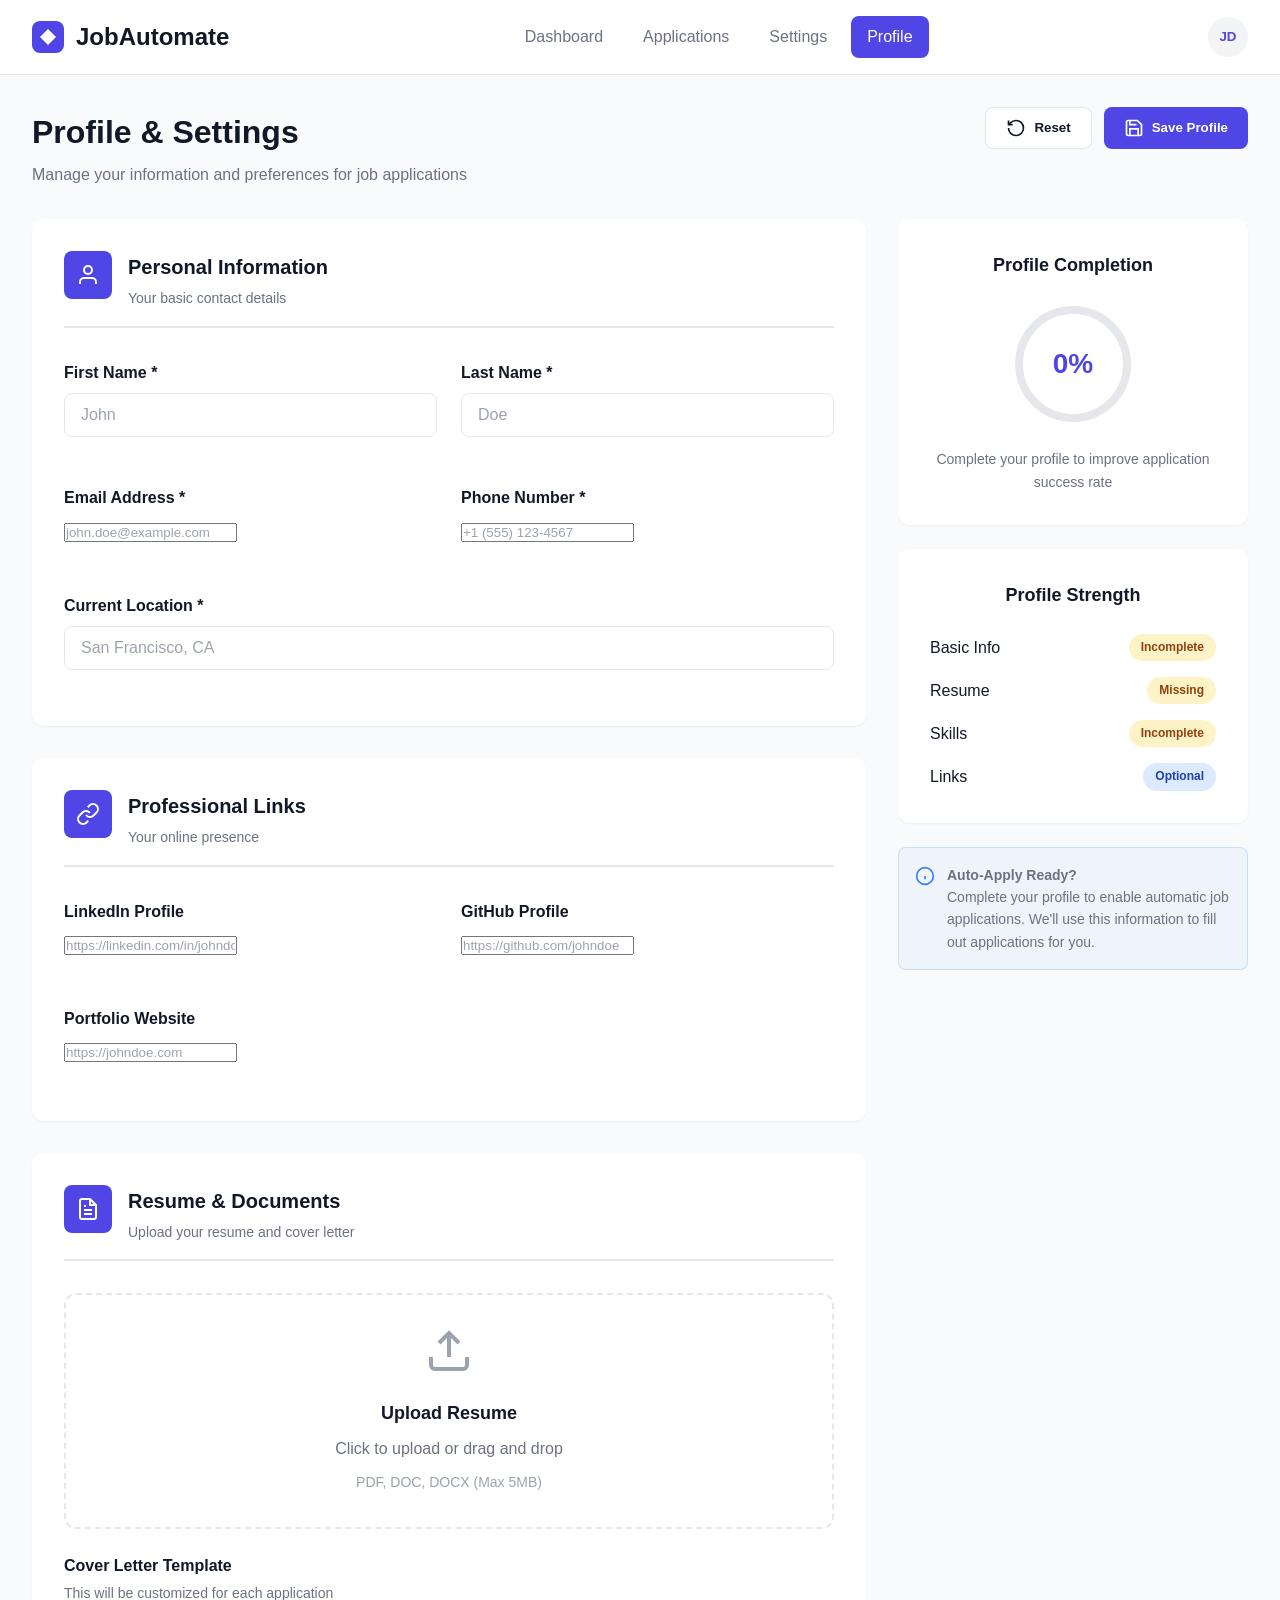
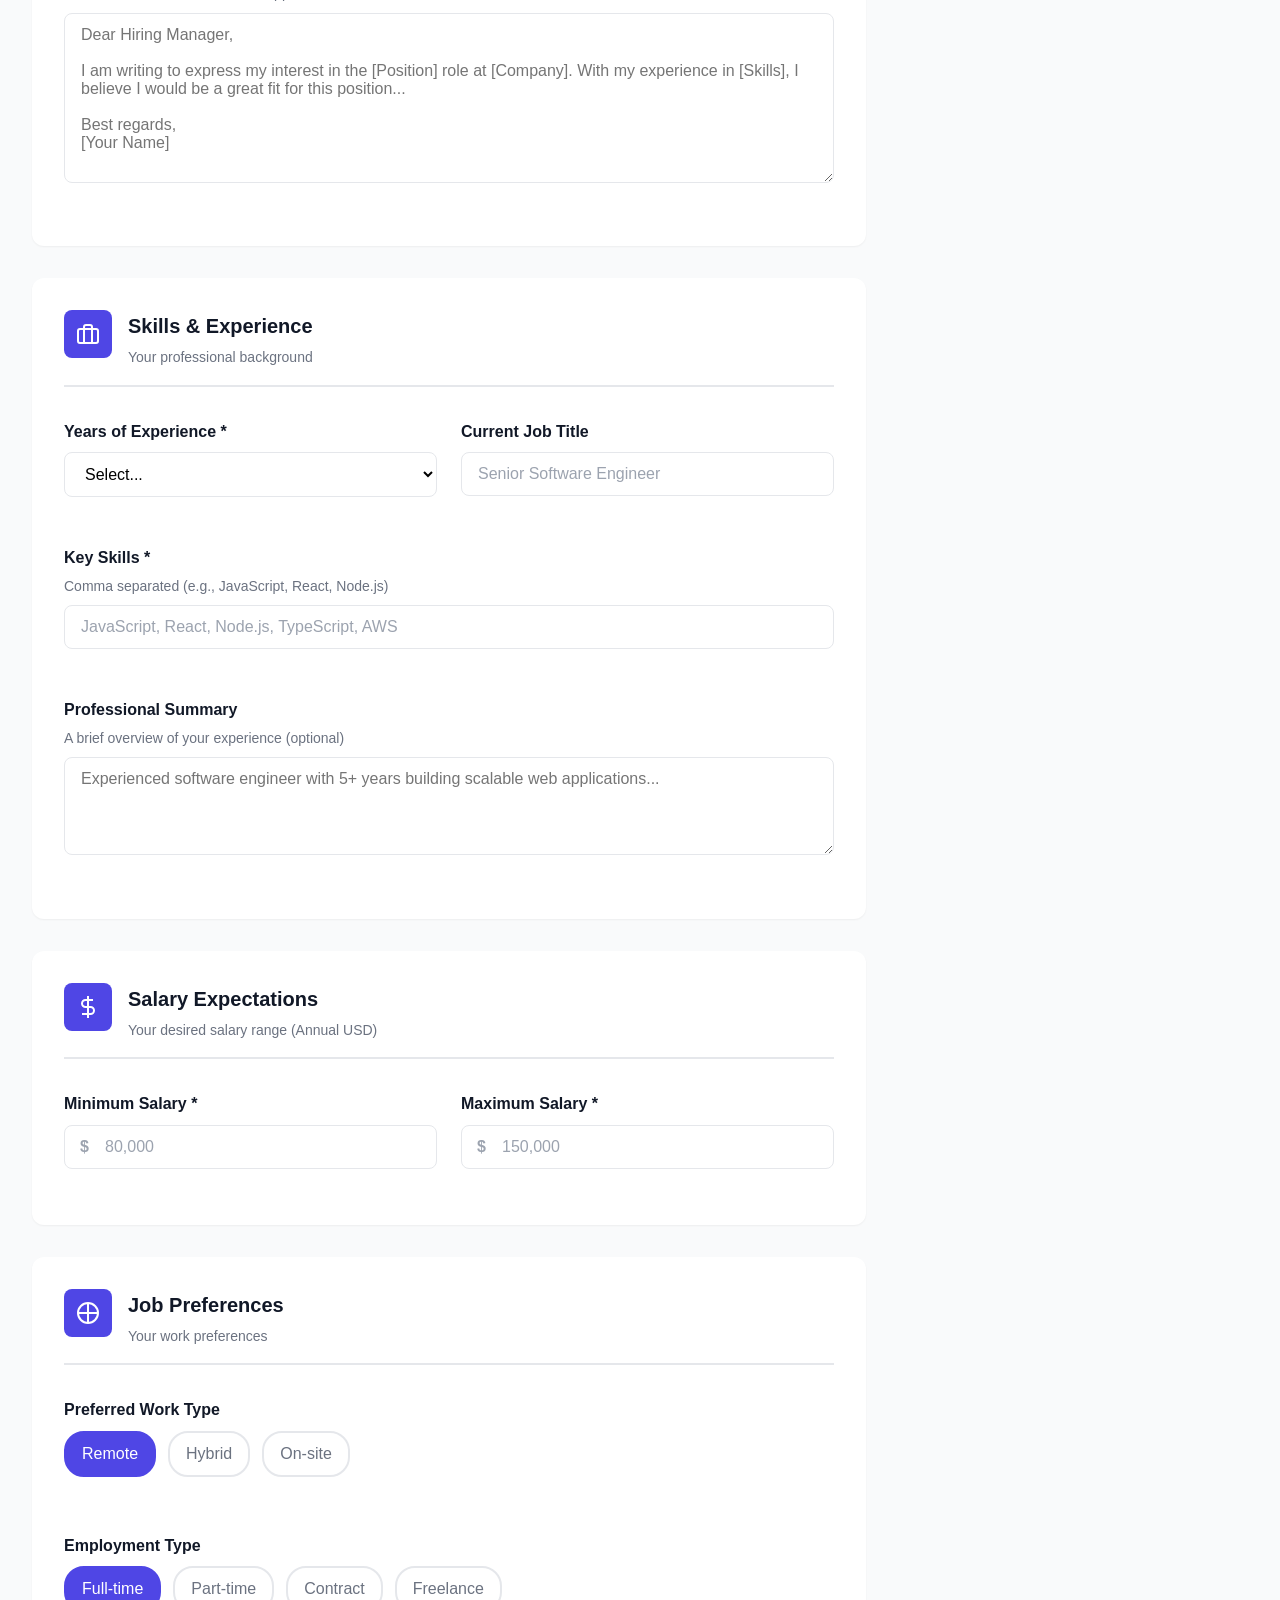
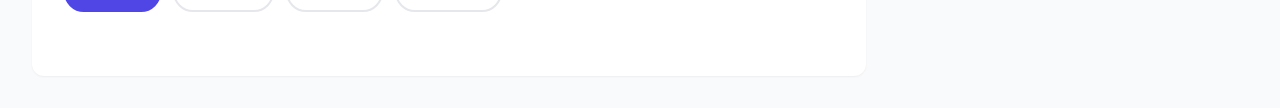
<file: Profile.html>
<!DOCTYPE html>
<html lang="en">
<head>
    <meta charset="UTF-8">
    <meta name="viewport" content="width=device-width, initial-scale=1.0">
    <title>Profile - JobAutomate</title>
    <link rel="stylesheet" href="profilestyle.css">
    <script src="profile.js" defer></script>
</head>
<body>
    <div class="container">
        <!-- Header -->
        <header class="header">
            <div class="logo">
                <svg width="32" height="32" viewBox="0 0 32 32" fill="none">
                    <rect width="32" height="32" rx="8" fill="#4F46E5"/>
                    <path d="M16 8L24 16L16 24L8 16L16 8Z" fill="white"/>
                </svg>
                <h1>JobAutomate</h1>
            </div>
            <nav class="nav">
                <a href="job-automation-ui.html" class="nav-link">Dashboard</a>
                <a href="applications.html" class="nav-link">Applications</a>
                <a href="#settings" class="nav-link">Settings</a>
                <a href="profile.html" class="nav-link active">Profile</a>
            </nav>
            <button class="btn-profile">
                <span class="avatar">JD</span>
            </button>
        </header>

        <!-- Main Content -->
        <main class="main-content">
            <!-- Page Header -->
            <div class="page-header">
                <div>
                    <h1 class="page-title">Profile & Settings</h1>
                    <p class="page-subtitle">Manage your information and preferences for job applications</p>
                </div>
                <div class="header-actions">
                    <button class="btn-secondary" id="cancelBtn">
                        <svg width="20" height="20" viewBox="0 0 24 24" fill="none" stroke="currentColor" stroke-width="2">
                            <path d="M3 12a9 9 0 1 0 9-9 9.75 9.75 0 0 0-6.74 2.74L3 8"/>
                            <path d="M3 3v5h5"/>
                        </svg>
                        <span>Reset</span>
                    </button>
                    <button class="btn-primary" id="saveProfileBtn">
                        <svg width="20" height="20" viewBox="0 0 24 24" fill="none" stroke="currentColor" stroke-width="2">
                            <path d="M19 21H5a2 2 0 0 1-2-2V5a2 2 0 0 1 2-2h11l5 5v11a2 2 0 0 1-2 2z"/>
                            <polyline points="17 21 17 13 7 13 7 21"/>
                            <polyline points="7 3 7 8 15 8"/>
                        </svg>
                        <span>Save Profile</span>
                    </button>
                </div>
            </div>

            <!-- Profile Form -->
            <div class="profile-container">
                <form id="profileForm" class="profile-form">
                    
                    <!-- Personal Information -->
                    <section class="profile-section">
                        <div class="section-header">
                            <div class="section-icon">
                                <svg width="24" height="24" viewBox="0 0 24 24" fill="none" stroke="currentColor" stroke-width="2">
                                    <path d="M20 21v-2a4 4 0 0 0-4-4H8a4 4 0 0 0-4 4v2"/>
                                    <circle cx="12" cy="7" r="4"/>
                                </svg>
                            </div>
                            <div>
                                <h2 class="section-title">Personal Information</h2>
                                <p class="section-description">Your basic contact details</p>
                            </div>
                        </div>

                        <div class="profile-grid">
                            <div class="form-group">
                                <label for="firstName">
                                    First Name *
                                </label>
                                <input 
                                    type="text" 
                                    id="firstName" 
                                    name="firstName" 
                                    placeholder="John"
                                    required
                                >
                            </div>

                            <div class="form-group">
                                <label for="lastName">
                                    Last Name *
                                </label>
                                <input 
                                    type="text" 
                                    id="lastName" 
                                    name="lastName" 
                                    placeholder="Doe"
                                    required
                                >
                            </div>

                            <div class="form-group">
                                <label for="email">
                                    Email Address *
                                </label>
                                <input 
                                    type="email" 
                                    id="email" 
                                    name="email" 
                                    placeholder="john.doe@example.com"
                                    required
                                >
                            </div>

                            <div class="form-group">
                                <label for="phone">
                                    Phone Number *
                                </label>
                                <input 
                                    type="tel" 
                                    id="phone" 
                                    name="phone" 
                                    placeholder="+1 (555) 123-4567"
                                    required
                                >
                            </div>

                            <div class="form-group full-width">
                                <label for="location">
                                    Current Location *
                                </label>
                                <input 
                                    type="text" 
                                    id="location" 
                                    name="location" 
                                    placeholder="San Francisco, CA"
                                    required
                                >
                            </div>
                        </div>
                    </section>

                    <!-- Professional Links -->
                    <section class="profile-section">
                        <div class="section-header">
                            <div class="section-icon">
                                <svg width="24" height="24" viewBox="0 0 24 24" fill="none" stroke="currentColor" stroke-width="2">
                                    <path d="M10 13a5 5 0 0 0 7.54.54l3-3a5 5 0 0 0-7.07-7.07l-1.72 1.71"/>
                                    <path d="M14 11a5 5 0 0 0-7.54-.54l-3 3a5 5 0 0 0 7.07 7.07l1.71-1.71"/>
                                </svg>
                            </div>
                            <div>
                                <h2 class="section-title">Professional Links</h2>
                                <p class="section-description">Your online presence</p>
                            </div>
                        </div>

                        <div class="profile-grid">
                            <div class="form-group">
                                <label for="linkedInUrl">
                                    LinkedIn Profile
                                </label>
                                <input 
                                    type="url" 
                                    id="linkedInUrl" 
                                    name="linkedInUrl" 
                                    placeholder="https://linkedin.com/in/johndoe"
                                >
                            </div>

                            <div class="form-group">
                                <label for="githubUrl">
                                    GitHub Profile
                                </label>
                                <input 
                                    type="url" 
                                    id="githubUrl" 
                                    name="githubUrl" 
                                    placeholder="https://github.com/johndoe"
                                >
                            </div>

                            <div class="form-group full-width">
                                <label for="portfolioUrl">
                                    Portfolio Website
                                </label>
                                <input 
                                    type="url" 
                                    id="portfolioUrl" 
                                    name="portfolioUrl" 
                                    placeholder="https://johndoe.com"
                                >
                            </div>
                        </div>
                    </section>

                    <!-- Resume & Documents -->
                    <section class="profile-section">
                        <div class="section-header">
                            <div class="section-icon">
                                <svg width="24" height="24" viewBox="0 0 24 24" fill="none" stroke="currentColor" stroke-width="2">
                                    <path d="M14 2H6a2 2 0 0 0-2 2v16a2 2 0 0 0 2 2h12a2 2 0 0 0 2-2V8z"/>
                                    <polyline points="14 2 14 8 20 8"/>
                                    <line x1="16" y1="13" x2="8" y2="13"/>
                                    <line x1="16" y1="17" x2="8" y2="17"/>
                                    <polyline points="10 9 9 9 8 9"/>
                                </svg>
                            </div>
                            <div>
                                <h2 class="section-title">Resume & Documents</h2>
                                <p class="section-description">Upload your resume and cover letter</p>
                            </div>
                        </div>

                        <div class="document-upload">
                            <div class="upload-box" id="resumeUploadBox">
                                <input type="file" id="resumeUpload" accept=".pdf,.doc,.docx" hidden>
                                <div class="upload-content">
                                    <svg width="48" height="48" viewBox="0 0 24 24" fill="none" stroke="currentColor" stroke-width="2">
                                        <path d="M21 15v4a2 2 0 0 1-2 2H5a2 2 0 0 1-2-2v-4"/>
                                        <polyline points="17 8 12 3 7 8"/>
                                        <line x1="12" y1="3" x2="12" y2="15"/>
                                    </svg>
                                    <h3>Upload Resume</h3>
                                    <p>Click to upload or drag and drop</p>
                                    <span class="upload-hint">PDF, DOC, DOCX (Max 5MB)</span>
                                </div>
                                <div class="uploaded-file" id="resumePreview" style="display: none;">
                                    <svg width="24" height="24" viewBox="0 0 24 24" fill="none" stroke="currentColor" stroke-width="2">
                                        <path d="M14 2H6a2 2 0 0 0-2 2v16a2 2 0 0 0 2 2h12a2 2 0 0 0 2-2V8z"/>
                                        <polyline points="14 2 14 8 20 8"/>
                                    </svg>
                                    <div class="file-info">
                                        <span class="file-name" id="resumeFileName"></span>
                                        <span class="file-size" id="resumeFileSize"></span>
                                    </div>
                                    <button type="button" class="btn-icon" id="removeResume">
                                        <svg width="20" height="20" viewBox="0 0 24 24" fill="none" stroke="currentColor" stroke-width="2">
                                            <line x1="18" y1="6" x2="6" y2="18"/>
                                            <line x1="6" y1="6" x2="18" y2="18"/>
                                        </svg>
                                    </button>
                                </div>
                            </div>

                            <div class="form-group full-width">
                                <label for="coverLetter">
                                    Cover Letter Template
                                    <span class="label-hint">This will be customized for each application</span>
                                </label>
                                <textarea 
                                    id="coverLetter" 
                                    name="coverLetter" 
                                    rows="8"
                                    placeholder="Dear Hiring Manager,

I am writing to express my interest in the [Position] role at [Company]. With my experience in [Skills], I believe I would be a great fit for this position...

Best regards,
[Your Name]"
                                ></textarea>
                            </div>
                        </div>
                    </section>

                    <!-- Skills & Experience -->
                    <section class="profile-section">
                        <div class="section-header">
                            <div class="section-icon">
                                <svg width="24" height="24" viewBox="0 0 24 24" fill="none" stroke="currentColor" stroke-width="2">
                                    <rect x="2" y="7" width="20" height="14" rx="2" ry="2"/>
                                    <path d="M16 21V5a2 2 0 0 0-2-2h-4a2 2 0 0 0-2 2v16"/>
                                </svg>
                            </div>
                            <div>
                                <h2 class="section-title">Skills & Experience</h2>
                                <p class="section-description">Your professional background</p>
                            </div>
                        </div>

                        <div class="profile-grid">
                            <div class="form-group">
                                <label for="yearsExperience">
                                    Years of Experience *
                                </label>
                                <select id="yearsExperience" name="yearsExperience" required>
                                    <option value="">Select...</option>
                                    <option value="0-1">Less than 1 year</option>
                                    <option value="1-2">1-2 years</option>
                                    <option value="3-5">3-5 years</option>
                                    <option value="5-10">5-10 years</option>
                                    <option value="10+">10+ years</option>
                                </select>
                            </div>

                            <div class="form-group">
                                <label for="currentTitle">
                                    Current Job Title
                                </label>
                                <input 
                                    type="text" 
                                    id="currentTitle" 
                                    name="currentTitle" 
                                    placeholder="Senior Software Engineer"
                                >
                            </div>

                            <div class="form-group full-width">
                                <label for="skills">
                                    Key Skills *
                                    <span class="label-hint">Comma separated (e.g., JavaScript, React, Node.js)</span>
                                </label>
                                <input 
                                    type="text" 
                                    id="skills" 
                                    name="skills" 
                                    placeholder="JavaScript, React, Node.js, TypeScript, AWS"
                                    required
                                >
                            </div>

                            <div class="form-group full-width">
                                <label for="bio">
                                    Professional Summary
                                    <span class="label-hint">A brief overview of your experience (optional)</span>
                                </label>
                                <textarea 
                                    id="bio" 
                                    name="bio" 
                                    rows="4"
                                    placeholder="Experienced software engineer with 5+ years building scalable web applications..."
                                ></textarea>
                            </div>
                        </div>
                    </section>

                    <!-- Salary Expectations -->
                    <section class="profile-section">
                        <div class="section-header">
                            <div class="section-icon">
                                <svg width="24" height="24" viewBox="0 0 24 24" fill="none" stroke="currentColor" stroke-width="2">
                                    <line x1="12" y1="1" x2="12" y2="23"/>
                                    <path d="M17 5H9.5a3.5 3.5 0 0 0 0 7h5a3.5 3.5 0 0 1 0 7H6"/>
                                </svg>
                            </div>
                            <div>
                                <h2 class="section-title">Salary Expectations</h2>
                                <p class="section-description">Your desired salary range (Annual USD)</p>
                            </div>
                        </div>

                        <div class="profile-grid">
                            <div class="form-group">
                                <label for="minSalary">
                                    Minimum Salary *
                                </label>
                                <div class="input-with-icon">
                                    <span class="input-icon">$</span>
                                    <input 
                                        type="number" 
                                        id="minSalary" 
                                        name="minSalary" 
                                        placeholder="80,000"
                                        min="0"
                                        step="1000"
                                        required
                                    >
                                </div>
                            </div>

                            <div class="form-group">
                                <label for="maxSalary">
                                    Maximum Salary *
                                </label>
                                <div class="input-with-icon">
                                    <span class="input-icon">$</span>
                                    <input 
                                        type="number" 
                                        id="maxSalary" 
                                        name="maxSalary" 
                                        placeholder="150,000"
                                        min="0"
                                        step="1000"
                                        required
                                    >
                                </div>
                            </div>
                        </div>
                    </section>

                    <!-- Job Preferences -->
                    <section class="profile-section">
                        <div class="section-header">
                            <div class="section-icon">
                                <svg width="24" height="24" viewBox="0 0 24 24" fill="none" stroke="currentColor" stroke-width="2">
                                    <path d="M12 2v20M2 12h20"/>
                                    <circle cx="12" cy="12" r="10"/>
                                </svg>
                            </div>
                            <div>
                                <h2 class="section-title">Job Preferences</h2>
                                <p class="section-description">Your work preferences</p>
                            </div>
                        </div>

                        <div class="profile-grid">
                            <div class="form-group full-width">
                                <label>Preferred Work Type</label>
                                <div class="checkbox-row">
                                    <label class="checkbox-pill">
                                        <input type="checkbox" name="workType" value="Remote" checked>
                                        <span>Remote</span>
                                    </label>
                                    <label class="checkbox-pill">
                                        <input type="checkbox" name="workType" value="Hybrid">
                                        <span>Hybrid</span>
                                    </label>
                                    <label class="checkbox-pill">
                                        <input type="checkbox" name="workType" value="On-site">
                                        <span>On-site</span>
                                    </label>
                                </div>
                            </div>

                            <div class="form-group full-width">
                                <label>Employment Type</label>
                                <div class="checkbox-row">
                                    <label class="checkbox-pill">
                                        <input type="checkbox" name="employmentType" value="Full-time" checked>
                                        <span>Full-time</span>
                                    </label>
                                    <label class="checkbox-pill">
                                        <input type="checkbox" name="employmentType" value="Part-time">
                                        <span>Part-time</span>
                                    </label>
                                    <label class="checkbox-pill">
                                        <input type="checkbox" name="employmentType" value="Contract">
                                        <span>Contract</span>
                                    </label>
                                    <label class="checkbox-pill">
                                        <input type="checkbox" name="employmentType" value="Freelance">
                                        <span>Freelance</span>
                                    </label>
                                </div>
                            </div>
                        </div>
                    </section>

                </form>

                <!-- Profile Stats Card -->
                <aside class="profile-stats">
                    <div class="stats-card">
                        <h3>Profile Completion</h3>
                        <div class="progress-ring">
                            <svg width="120" height="120">
                                <circle cx="60" cy="60" r="54" fill="none" stroke="#E5E7EB" stroke-width="8"/>
                                <circle id="progressCircle" cx="60" cy="60" r="54" fill="none" stroke="#4F46E5" stroke-width="8" 
                                        stroke-dasharray="339.292" stroke-dashoffset="339.292" 
                                        transform="rotate(-90 60 60)" style="transition: stroke-dashoffset 0.5s ease"/>
                            </svg>
                            <div class="progress-text">
                                <span id="profilePercentage">0%</span>
                            </div>
                        </div>
                        <p class="stats-description">Complete your profile to improve application success rate</p>
                    </div>

                    <div class="stats-card">
                        <h3>Profile Strength</h3>
                        <div class="strength-indicators">
                            <div class="strength-item">
                                <span class="strength-label">Basic Info</span>
                                <span class="strength-badge" id="basicInfoBadge">Incomplete</span>
                            </div>
                            <div class="strength-item">
                                <span class="strength-label">Resume</span>
                                <span class="strength-badge" id="resumeBadge">Missing</span>
                            </div>
                            <div class="strength-item">
                                <span class="strength-label">Skills</span>
                                <span class="strength-badge" id="skillsBadge">Incomplete</span>
                            </div>
                            <div class="strength-item">
                                <span class="strength-label">Links</span>
                                <span class="strength-badge" id="linksBadge">Optional</span>
                            </div>
                        </div>
                    </div>

                    <div class="info-box">
                        <svg width="20" height="20" viewBox="0 0 24 24" fill="none" stroke="currentColor" stroke-width="2">
                            <circle cx="12" cy="12" r="10"/>
                            <line x1="12" y1="16" x2="12" y2="12"/>
                            <line x1="12" y1="8" x2="12.01" y2="8"/>
                        </svg>
                        <div>
                            <strong>Auto-Apply Ready?</strong>
                            <p>Complete your profile to enable automatic job applications. We'll use this information to fill out applications for you.</p>
                        </div>
                    </div>
                </aside>
            </div>
        </main>
    </div>
</body>
</html>
</file>
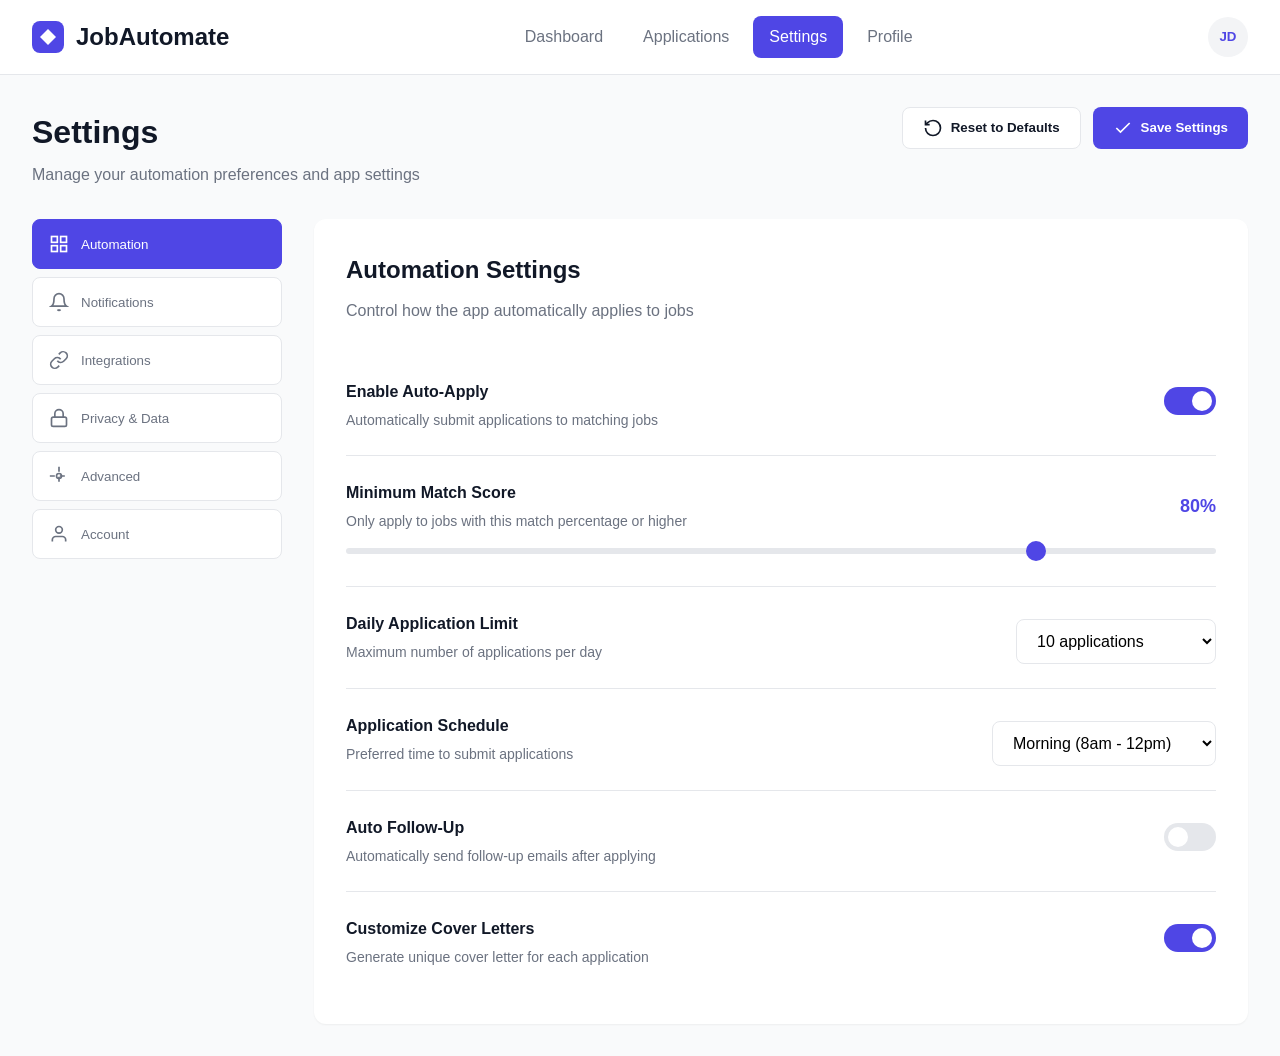
<file: Settings.html>
<!DOCTYPE html>
<html lang="en">
<head>
    <meta charset="UTF-8">
    <meta name="viewport" content="width=device-width, initial-scale=1.0">
    <title>Settings - JobAutomate</title>
    <link rel="stylesheet" href="settings.css">
    <script src="settings.js" defer></script>
</head>
<body>
    <div class="container">
        <!-- Header -->
        <header class="header">
            <div class="logo">
                <svg width="32" height="32" viewBox="0 0 32 32" fill="none">
                    <rect width="32" height="32" rx="8" fill="#4F46E5"/>
                    <path d="M16 8L24 16L16 24L8 16L16 8Z" fill="white"/>
                </svg>
                <h1>JobAutomate</h1>
            </div>
            <nav class="nav">
                <a href="job-automation-ui.html" class="nav-link">Dashboard</a>
                <a href="applications.html" class="nav-link">Applications</a>
                <a href="settings.html" class="nav-link active">Settings</a>
                <a href="profile.html" class="nav-link">Profile</a>
            </nav>
            <button class="btn-profile">
                <span class="avatar">JD</span>
            </button>
        </header>

        <!-- Main Content -->
        <main class="main-content">
            <!-- Page Header -->
            <div class="page-header">
                <div>
                    <h1 class="page-title">Settings</h1>
                    <p class="page-subtitle">Manage your automation preferences and app settings</p>
                </div>
                <div class="header-actions">
                    <button class="btn-secondary" id="resetSettingsBtn">
                        <svg width="20" height="20" viewBox="0 0 24 24" fill="none" stroke="currentColor" stroke-width="2">
                            <path d="M3 12a9 9 0 1 0 9-9 9.75 9.75 0 0 0-6.74 2.74L3 8"/>
                            <path d="M3 3v5h5"/>
                        </svg>
                        <span>Reset to Defaults</span>
                    </button>
                    <button class="btn-primary" id="saveSettingsBtn">
                        <svg width="20" height="20" viewBox="0 0 24 24" fill="none" stroke="currentColor" stroke-width="2">
                            <polyline points="20 6 9 17 4 12"/>
                        </svg>
                        <span>Save Settings</span>
                    </button>
                </div>
            </div>

            <!-- Settings Content -->
            <div class="settings-container">
                <!-- Settings Navigation -->
                <aside class="settings-nav">
                    <button class="settings-nav-item active" data-tab="automation">
                        <svg width="20" height="20" viewBox="0 0 24 24" fill="none" stroke="currentColor" stroke-width="2">
                            <rect x="3" y="3" width="7" height="7"/>
                            <rect x="14" y="3" width="7" height="7"/>
                            <rect x="14" y="14" width="7" height="7"/>
                            <rect x="3" y="14" width="7" height="7"/>
                        </svg>
                        Automation
                    </button>
                    <button class="settings-nav-item" data-tab="notifications">
                        <svg width="20" height="20" viewBox="0 0 24 24" fill="none" stroke="currentColor" stroke-width="2">
                            <path d="M18 8A6 6 0 0 0 6 8c0 7-3 9-3 9h18s-3-2-3-9"/>
                            <path d="M13.73 21a2 2 0 0 1-3.46 0"/>
                        </svg>
                        Notifications
                    </button>
                    <button class="settings-nav-item" data-tab="integrations">
                        <svg width="20" height="20" viewBox="0 0 24 24" fill="none" stroke="currentColor" stroke-width="2">
                            <path d="M10 13a5 5 0 0 0 7.54.54l3-3a5 5 0 0 0-7.07-7.07l-1.72 1.71"/>
                            <path d="M14 11a5 5 0 0 0-7.54-.54l-3 3a5 5 0 0 0 7.07 7.07l1.71-1.71"/>
                        </svg>
                        Integrations
                    </button>
                    <button class="settings-nav-item" data-tab="privacy">
                        <svg width="20" height="20" viewBox="0 0 24 24" fill="none" stroke="currentColor" stroke-width="2">
                            <rect x="3" y="11" width="18" height="11" rx="2" ry="2"/>
                            <path d="M7 11V7a5 5 0 0 1 10 0v4"/>
                        </svg>
                        Privacy & Data
                    </button>
                    <button class="settings-nav-item" data-tab="advanced">
                        <svg width="20" height="20" viewBox="0 0 24 24" fill="none" stroke="currentColor" stroke-width="2">
                            <circle cx="12" cy="12" r="3"/>
                            <path d="M12 1v6m0 6v6M1 12h6m6 0h6"/>
                        </svg>
                        Advanced
                    </button>
                    <button class="settings-nav-item" data-tab="account">
                        <svg width="20" height="20" viewBox="0 0 24 24" fill="none" stroke="currentColor" stroke-width="2">
                            <path d="M20 21v-2a4 4 0 0 0-4-4H8a4 4 0 0 0-4 4v2"/>
                            <circle cx="12" cy="7" r="4"/>
                        </svg>
                        Account
                    </button>
                </aside>

                <!-- Settings Panels -->
                <div class="settings-content">
                    <form id="settingsForm">
                        
                        <!-- AUTOMATION SETTINGS -->
                        <div class="settings-panel active" id="automation-panel">
                            <h2 class="panel-title">Automation Settings</h2>
                            <p class="panel-description">Control how the app automatically applies to jobs</p>

                            <div class="settings-section">
                                <div class="setting-item">
                                    <div class="setting-header">
                                        <div>
                                            <h3>Enable Auto-Apply</h3>
                                            <p>Automatically submit applications to matching jobs</p>
                                        </div>
                                        <label class="toggle-switch">
                                            <input type="checkbox" name="autoApplyEnabled" id="autoApplyEnabled" checked>
                                            <span class="toggle-slider"></span>
                                        </label>
                                    </div>
                                </div>

                                <div class="setting-item">
                                    <div class="setting-header">
                                        <div>
                                            <h3>Minimum Match Score</h3>
                                            <p>Only apply to jobs with this match percentage or higher</p>
                                        </div>
                                        <div class="setting-value">
                                            <span id="matchScoreValue">80%</span>
                                        </div>
                                    </div>
                                    <input type="range" name="minMatchScore" id="minMatchScore" min="0" max="100" value="80" step="5" class="slider">
                                </div>

                                <div class="setting-item">
                                    <div class="setting-header">
                                        <div>
                                            <h3>Daily Application Limit</h3>
                                            <p>Maximum number of applications per day</p>
                                        </div>
                                        <select name="dailyLimit" id="dailyLimit" class="setting-select">
                                            <option value="5">5 applications</option>
                                            <option value="10" selected>10 applications</option>
                                            <option value="15">15 applications</option>
                                            <option value="20">20 applications</option>
                                            <option value="25">25 applications</option>
                                            <option value="unlimited">Unlimited</option>
                                        </select>
                                    </div>
                                </div>

                                <div class="setting-item">
                                    <div class="setting-header">
                                        <div>
                                            <h3>Application Schedule</h3>
                                            <p>Preferred time to submit applications</p>
                                        </div>
                                        <select name="applySchedule" id="applySchedule" class="setting-select">
                                            <option value="anytime">Anytime</option>
                                            <option value="morning" selected>Morning (8am - 12pm)</option>
                                            <option value="afternoon">Afternoon (12pm - 5pm)</option>
                                            <option value="evening">Evening (5pm - 9pm)</option>
                                        </select>
                                    </div>
                                </div>

                                <div class="setting-item">
                                    <div class="setting-header">
                                        <div>
                                            <h3>Auto Follow-Up</h3>
                                            <p>Automatically send follow-up emails after applying</p>
                                        </div>
                                        <label class="toggle-switch">
                                            <input type="checkbox" name="autoFollowUp" id="autoFollowUp">
                                            <span class="toggle-slider"></span>
                                        </label>
                                    </div>
                                </div>

                                <div class="setting-item">
                                    <div class="setting-header">
                                        <div>
                                            <h3>Customize Cover Letters</h3>
                                            <p>Generate unique cover letter for each application</p>
                                        </div>
                                        <label class="toggle-switch">
                                            <input type="checkbox" name="customizeCoverLetter" id="customizeCoverLetter" checked>
                                            <span class="toggle-slider"></span>
                                        </label>
                                    </div>
                                </div>
                            </div>
                        </div>

                        <!-- NOTIFICATIONS SETTINGS -->
                        <div class="settings-panel" id="notifications-panel">
                            <h2 class="panel-title">Notification Preferences</h2>
                            <p class="panel-description">Choose how you want to be notified about job applications</p>

                            <div class="settings-section">
                                <h4 class="section-subtitle">Email Notifications</h4>
                                
                                <div class="setting-item">
                                    <div class="setting-header">
                                        <div>
                                            <h3>New Job Matches</h3>
                                            <p>When new jobs matching your criteria are found</p>
                                        </div>
                                        <label class="toggle-switch">
                                            <input type="checkbox" name="notifyNewJobs" checked>
                                            <span class="toggle-slider"></span>
                                        </label>
                                    </div>
                                </div>

                                <div class="setting-item">
                                    <div class="setting-header">
                                        <div>
                                            <h3>Application Submitted</h3>
                                            <p>Confirmation when an application is sent</p>
                                        </div>
                                        <label class="toggle-switch">
                                            <input type="checkbox" name="notifyApplicationSent" checked>
                                            <span class="toggle-slider"></span>
                                        </label>
                                    </div>
                                </div>

                                <div class="setting-item">
                                    <div class="setting-header">
                                        <div>
                                            <h3>Status Updates</h3>
                                            <p>When application status changes (reviewing, interview, etc.)</p>
                                        </div>
                                        <label class="toggle-switch">
                                            <input type="checkbox" name="notifyStatusUpdate" checked>
                                            <span class="toggle-slider"></span>
                                        </label>
                                    </div>
                                </div>

                                <div class="setting-item">
                                    <div class="setting-header">
                                        <div>
                                            <h3>Interview Scheduled</h3>
                                            <p>Important alerts when interviews are scheduled</p>
                                        </div>
                                        <label class="toggle-switch">
                                            <input type="checkbox" name="notifyInterview" checked>
                                            <span class="toggle-slider"></span>
                                        </label>
                                    </div>
                                </div>

                                <div class="setting-item">
                                    <div class="setting-header">
                                        <div>
                                            <h3>Rejections</h3>
                                            <p>Notify me about rejections</p>
                                        </div>
                                        <label class="toggle-switch">
                                            <input type="checkbox" name="notifyRejection">
                                            <span class="toggle-slider"></span>
                                        </label>
                                    </div>
                                </div>
                            </div>

                            <div class="settings-section">
                                <h4 class="section-subtitle">Notification Frequency</h4>
                                
                                <div class="setting-item">
                                    <div class="setting-header">
                                        <div>
                                            <h3>Daily Summary</h3>
                                            <p>Receive a daily summary of all activity</p>
                                        </div>
                                        <label class="toggle-switch">
                                            <input type="checkbox" name="dailySummary" checked>
                                            <span class="toggle-slider"></span>
                                        </label>
                                    </div>
                                </div>

                                <div class="setting-item">
                                    <div class="setting-header">
                                        <div>
                                            <h3>Weekly Report</h3>
                                            <p>Get a comprehensive weekly performance report</p>
                                        </div>
                                        <label class="toggle-switch">
                                            <input type="checkbox" name="weeklyReport" checked>
                                            <span class="toggle-slider"></span>
                                        </label>
                                    </div>
                                </div>
                            </div>
                        </div>

                        <!-- INTEGRATIONS SETTINGS -->
                        <div class="settings-panel" id="integrations-panel">
                            <h2 class="panel-title">Integrations & Connections</h2>
                            <p class="panel-description">Connect external services to enhance automation</p>

                            <div class="settings-section">
                                <h4 class="section-subtitle">Job Boards</h4>

                                <div class="integration-card">
                                    <div class="integration-icon linkedin">
                                        <svg width="24" height="24" viewBox="0 0 24 24" fill="currentColor">
                                            <path d="M19 3a2 2 0 0 1 2 2v14a2 2 0 0 1-2 2H5a2 2 0 0 1-2-2V5a2 2 0 0 1 2-2h14m-.5 15.5v-5.3a3.26 3.26 0 0 0-3.26-3.26c-.85 0-1.84.52-2.32 1.3v-1.11h-2.79v8.37h2.79v-4.93c0-.77.62-1.4 1.39-1.4a1.4 1.4 0 0 1 1.4 1.4v4.93h2.79M6.88 8.56a1.68 1.68 0 0 0 1.68-1.68c0-.93-.75-1.69-1.68-1.69a1.69 1.69 0 0 0-1.69 1.69c0 .93.76 1.68 1.69 1.68m1.39 9.94v-8.37H5.5v8.37h2.77z"/>
                                        </svg>
                                    </div>
                                    <div class="integration-info">
                                        <h3>LinkedIn</h3>
                                        <p>Connect to find and apply to LinkedIn jobs</p>
                                        <span class="integration-status disconnected">Not Connected</span>
                                    </div>
                                    <button type="button" class="btn-secondary btn-sm" onclick="connectLinkedIn()">Connect</button>
                                </div>

                                <div class="integration-card connected">
                                    <div class="integration-icon greenhouse">
                                        <svg width="24" height="24" viewBox="0 0 24 24" fill="currentColor">
                                            <circle cx="12" cy="12" r="10"/>
                                        </svg>
                                    </div>
                                    <div class="integration-info">
                                        <h3>Greenhouse</h3>
                                        <p>Search jobs from companies using Greenhouse</p>
                                        <span class="integration-status connected">Connected</span>
                                    </div>
                                    <button type="button" class="btn-secondary btn-sm">Disconnect</button>
                                </div>

                                <div class="integration-card">
                                    <div class="integration-icon indeed">
                                        <svg width="24" height="24" viewBox="0 0 24 24" fill="currentColor">
                                            <rect x="4" y="4" width="16" height="16" rx="2"/>
                                        </svg>
                                    </div>
                                    <div class="integration-info">
                                        <h3>Indeed</h3>
                                        <p>Access millions of jobs on Indeed</p>
                                        <span class="integration-status disconnected">Not Connected</span>
                                    </div>
                                    <button type="button" class="btn-secondary btn-sm">Connect</button>
                                </div>
                            </div>

                            <div class="settings-section">
                                <h4 class="section-subtitle">Productivity Tools</h4>

                                <div class="integration-card">
                                    <div class="integration-icon google">
                                        <svg width="24" height="24" viewBox="0 0 24 24" fill="currentColor">
                                            <path d="M7 11v2.4h3.97c-.16 1.029-1.2 3.02-3.97 3.02-2.39 0-4.34-1.979-4.34-4.42 0-2.44 1.95-4.42 4.34-4.42 1.36 0 2.27.58 2.79 1.08l1.9-1.83C10.47 5.69 8.89 5 7 5c-3.87 0-7 3.13-7 7s3.13 7 7 7c4.04 0 6.721-2.84 6.721-6.84 0-.46-.051-.81-.111-1.16H7z"/>
                                        </svg>
                                    </div>
                                    <div class="integration-info">
                                        <h3>Google Calendar</h3>
                                        <p>Sync interview schedules to your calendar</p>
                                        <span class="integration-status disconnected">Not Connected</span>
                                    </div>
                                    <button type="button" class="btn-secondary btn-sm">Connect</button>
                                </div>

                                <div class="integration-card">
                                    <div class="integration-icon slack">
                                        <svg width="24" height="24" viewBox="0 0 24 24" fill="currentColor">
                                            <path d="M6 15a2 2 0 0 1-2 2 2 2 0 0 1-2-2 2 2 0 0 1 2-2h2v2m1 0a2 2 0 0 1 2-2 2 2 0 0 1 2 2v5a2 2 0 0 1-2 2 2 2 0 0 1-2-2v-5m2-8a2 2 0 0 1-2-2 2 2 0 0 1 2-2 2 2 0 0 1 2 2v2H9m0 1a2 2 0 0 1 2 2 2 2 0 0 1-2 2H4a2 2 0 0 1-2-2 2 2 0 0 1 2-2h5m8 2a2 2 0 0 1 2-2 2 2 0 0 1 2 2 2 2 0 0 1-2 2h-2v-2m-1 0a2 2 0 0 1-2 2 2 2 0 0 1-2-2V4a2 2 0 0 1 2-2 2 2 0 0 1 2 2v5m-2 8a2 2 0 0 1 2 2 2 2 0 0 1-2 2 2 2 0 0 1-2-2v-2h2m0-1a2 2 0 0 1-2-2 2 2 0 0 1 2-2h5a2 2 0 0 1 2 2 2 2 0 0 1-2 2h-5z"/>
                                        </svg>
                                    </div>
                                    <div class="integration-info">
                                        <h3>Slack</h3>
                                        <p>Get notifications in your Slack workspace</p>
                                        <span class="integration-status disconnected">Not Connected</span>
                                    </div>
                                    <button type="button" class="btn-secondary btn-sm">Connect</button>
                                </div>
                            </div>

                            <div class="settings-section">
                                <h4 class="section-subtitle">N8N Webhook Configuration</h4>
                                
                                <div class="setting-item">
                                    <label for="webhookUrl">Webhook URL</label>
                                    <input type="url" id="webhookUrl" name="webhookUrl" class="setting-input" 
                                           value="https://simsain.app.n8n.cloud/webhook-test/create-campaign" 
                                           placeholder="https://your-n8n.cloud/webhook/...">
                                    <p class="setting-hint">Your n8n webhook endpoint for campaign creation</p>
                                </div>

                                <div class="setting-item">
                                    <button type="button" class="btn-secondary" id="testWebhookBtn">
                                        <svg width="18" height="18" viewBox="0 0 24 24" fill="none" stroke="currentColor" stroke-width="2">
                                            <polyline points="22 12 18 12 15 21 9 3 6 12 2 12"/>
                                        </svg>
                                        Test Webhook Connection
                                    </button>
                                </div>
                            </div>
                        </div>

                        <!-- PRIVACY & DATA SETTINGS -->
                        <div class="settings-panel" id="privacy-panel">
                            <h2 class="panel-title">Privacy & Data</h2>
                            <p class="panel-description">Control your data and privacy settings</p>

                            <div class="settings-section">
                                <div class="setting-item">
                                    <div class="setting-header">
                                        <div>
                                            <h3>Save Application History</h3>
                                            <p>Store your application history locally</p>
                                        </div>
                                        <label class="toggle-switch">
                                            <input type="checkbox" name="saveHistory" checked>
                                            <span class="toggle-slider"></span>
                                        </label>
                                    </div>
                                </div>

                                <div class="setting-item">
                                    <div class="setting-header">
                                        <div>
                                            <h3>Analytics & Usage Data</h3>
                                            <p>Help improve the app by sharing anonymous usage data</p>
                                        </div>
                                        <label class="toggle-switch">
                                            <input type="checkbox" name="analytics" checked>
                                            <span class="toggle-slider"></span>
                                        </label>
                                    </div>
                                </div>

                                <div class="setting-item danger-zone">
                                    <h3>Data Management</h3>
                                    <div class="danger-actions">
                                        <button type="button" class="btn-secondary" id="exportDataBtn">
                                            <svg width="18" height="18" viewBox="0 0 24 24" fill="none" stroke="currentColor" stroke-width="2">
                                                <path d="M21 15v4a2 2 0 0 1-2 2H5a2 2 0 0 1-2-2v-4"/>
                                                <polyline points="7 10 12 15 17 10"/>
                                                <line x1="12" y1="15" x2="12" y2="3"/>
                                            </svg>
                                            Export All Data
                                        </button>
                                        <button type="button" class="btn-danger" id="clearDataBtn">
                                            <svg width="18" height="18" viewBox="0 0 24 24" fill="none" stroke="currentColor" stroke-width="2">
                                                <polyline points="3 6 5 6 21 6"/>
                                                <path d="M19 6v14a2 2 0 0 1-2 2H7a2 2 0 0 1-2-2V6m3 0V4a2 2 0 0 1 2-2h4a2 2 0 0 1 2 2v2"/>
                                            </svg>
                                            Clear All Data
                                        </button>
                                    </div>
                                    <p class="danger-hint">⚠️ Warning: Clearing data cannot be undone</p>
                                </div>
                            </div>
                        </div>

                        <!-- ADVANCED SETTINGS -->
                        <div class="settings-panel" id="advanced-panel">
                            <h2 class="panel-title">Advanced Settings</h2>
                            <p class="panel-description">Advanced configuration options</p>

                            <div class="settings-section">
                                <div class="setting-item">
                                    <div class="setting-header">
                                        <div>
                                            <h3>Debug Mode</h3>
                                            <p>Enable detailed console logging for troubleshooting</p>
                                        </div>
                                        <label class="toggle-switch">
                                            <input type="checkbox" name="debugMode">
                                            <span class="toggle-slider"></span>
                                        </label>
                                    </div>
                                </div>

                                <div class="setting-item">
                                    <div class="setting-header">
                                        <div>
                                            <h3>Beta Features</h3>
                                            <p>Try experimental features before they're released</p>
                                        </div>
                                        <label class="toggle-switch">
                                            <input type="checkbox" name="betaFeatures">
                                            <span class="toggle-slider"></span>
                                        </label>
                                    </div>
                                </div>

                                <div class="setting-item">
                                    <label for="theme">Color Theme</label>
                                    <select name="theme" id="theme" class="setting-select">
                                        <option value="light" selected>Light</option>
                                        <option value="dark">Dark</option>
                                        <option value="auto">Auto (System)</option>
                                    </select>
                                </div>

                                <div class="setting-item">
                                    <label for="language">Language</label>
                                    <select name="language" id="language" class="setting-select">
                                        <option value="en" selected>English</option>
                                        <option value="es">Español</option>
                                        <option value="fr">Français</option>
                                        <option value="de">Deutsch</option>
                                    </select>
                                </div>
                            </div>
                        </div>

                        <!-- ACCOUNT SETTINGS -->
                        <div class="settings-panel" id="account-panel">
                            <h2 class="panel-title">Account Settings</h2>
                            <p class="panel-description">Manage your account and subscription</p>

                            <div class="settings-section">
                                <div class="account-info">
                                    <div class="account-avatar">JD</div>
                                    <div>
                                        <h3 id="accountName">John Doe</h3>
                                        <p id="accountEmail">john.doe@example.com</p>
                                    </div>
                                </div>

                                <div class="setting-item">
                                    <h3>Subscription Plan</h3>
                                    <div class="plan-card">
                                        <div class="plan-badge">Free</div>
                                        <h4>Free Plan</h4>
                                        <ul class="plan-features">
                                            <li>✓ 1 active campaign</li>
                                            <li>✓ 10 applications per month</li>
                                            <li>✓ Basic tracking</li>
                                        </ul>
                                        <button type="button" class="btn-primary">Upgrade to Pro</button>
                                    </div>
                                </div>

                                <div class="setting-item danger-zone">
                                    <h3>Danger Zone</h3>
                                    <button type="button" class="btn-danger" id="deleteAccountBtn">
                                        Delete Account
                                    </button>
                                    <p class="danger-hint">⚠️ This will permanently delete your account and all data</p>
                                </div>
                            </div>
                        </div>

                    </form>
                </div>
            </div>
        </main>
    </div>
</body>
</html>
</file>
<file: styles.css>
/* ============================================
   CONSOLIDATED STYLES FOR JOB AUTOMATION APP
   Includes: Main app styles + Campaign modal styles
   ============================================ */

/* ==================== RESET & BASE ==================== */
* {
    margin: 0;
    padding: 0;
    box-sizing: border-box;
}

:root {
    --primary-color: #4F46E5;
    --primary-hover: #4338CA;
    --secondary-color: #6B7280;
    --success-color: #10B981;
    --warning-color: #F59E0B;
    --danger-color: #EF4444;
    --info-color: #3B82F6;
    
    --bg-primary: #FFFFFF;
    --bg-secondary: #F9FAFB;
    --bg-tertiary: #F3F4F6;
    
    --text-primary: #111827;
    --text-secondary: #6B7280;
    --text-tertiary: #9CA3AF;
    
    --border-color: #E5E7EB;
    --border-radius: 8px;
    --border-radius-lg: 12px;
    
    --shadow-sm: 0 1px 2px 0 rgba(0, 0, 0, 0.05);
    --shadow-md: 0 4px 6px -1px rgba(0, 0, 0, 0.1);
    --shadow-lg: 0 10px 15px -3px rgba(0, 0, 0, 0.1);
    --shadow-xl: 0 20px 25px -5px rgba(0, 0, 0, 0.1);
}

body {
    font-family: -apple-system, BlinkMacSystemFont, 'Segoe UI', Roboto, Oxygen, Ubuntu, Cantarell, sans-serif;
    background-color: var(--bg-secondary);
    color: var(--text-primary);
    line-height: 1.6;
}

/* ==================== LAYOUT ==================== */
.container {
    min-height: 100vh;
    display: flex;
    flex-direction: column;
}

/* ==================== HEADER ==================== */
.header {
    background: var(--bg-primary);
    border-bottom: 1px solid var(--border-color);
    padding: 1rem 2rem;
    display: flex;
    justify-content: space-between;
    align-items: center;
    position: sticky;
    top: 0;
    z-index: 100;
}

.logo {
    display: flex;
    align-items: center;
    gap: 0.75rem;
}

.logo h1 {
    font-size: 1.5rem;
    font-weight: 700;
    color: var(--text-primary);
}

.nav {
    display: flex;
    gap: 0.5rem;
}

.nav-link {
    padding: 0.5rem 1rem;
    text-decoration: none;
    color: var(--text-secondary);
    border-radius: var(--border-radius);
    transition: all 0.2s;
    font-weight: 500;
}

.nav-link:hover {
    background: var(--bg-tertiary);
    color: var(--text-primary);
}

.nav-link.active {
    background: var(--primary-color);
    color: white;
}

.btn-profile {
    background: var(--bg-tertiary);
    border: none;
    border-radius: 50%;
    width: 40px;
    height: 40px;
    cursor: pointer;
    transition: all 0.2s;
}

.btn-profile:hover {
    background: var(--border-color);
}

.avatar {
    font-weight: 600;
    color: var(--primary-color);
}

/* ==================== MAIN CONTENT ==================== */
.main-content {
    flex: 1;
    padding: 2rem;
    max-width: 1400px;
    margin: 0 auto;
    width: 100%;
}

.page-header {
    display: flex;
    justify-content: space-between;
    align-items: flex-start;
    margin-bottom: 2rem;
}

.page-title {
    font-size: 2rem;
    font-weight: 700;
    color: var(--text-primary);
}

.page-subtitle {
    color: var(--text-secondary);
    margin-top: 0.25rem;
}

.header-actions {
    display: flex;
    gap: 0.75rem;
}

/* ==================== BUTTONS ==================== */
.btn-primary {
    background: var(--primary-color);
    color: white;
    border: none;
    padding: 0.625rem 1.25rem;
    border-radius: var(--border-radius);
    font-weight: 600;
    cursor: pointer;
    display: inline-flex;
    align-items: center;
    gap: 0.5rem;
    transition: all 0.2s;
}

.btn-primary:hover {
    background: var(--primary-hover);
    transform: translateY(-1px);
    box-shadow: var(--shadow-md);
}

.btn-secondary {
    background: white;
    color: var(--text-primary);
    border: 1px solid var(--border-color);
    padding: 0.625rem 1.25rem;
    border-radius: var(--border-radius);
    font-weight: 600;
    cursor: pointer;
    display: inline-flex;
    align-items: center;
    gap: 0.5rem;
    transition: all 0.2s;
}

.btn-secondary:hover {
    background: var(--bg-tertiary);
    border-color: var(--text-secondary);
}

.btn-danger {
    background: var(--danger-color);
    color: white;
    border: none;
    padding: 0.625rem 1.25rem;
    border-radius: var(--border-radius);
    font-weight: 600;
    cursor: pointer;
    transition: all 0.2s;
}

.btn-danger:hover {
    background: #DC2626;
}

.btn-text {
    background: transparent;
    color: var(--text-secondary);
    border: none;
    padding: 0.5rem 1rem;
    font-weight: 500;
    cursor: pointer;
    transition: all 0.2s;
}

.btn-text:hover {
    color: var(--text-primary);
}

/* ==================== FILTERS ==================== */
.filters-section {
    background: white;
    padding: 1.5rem;
    border-radius: var(--border-radius-lg);
    box-shadow: var(--shadow-sm);
    margin-bottom: 2rem;
}

.search-bar {
    display: flex;
    align-items: center;
    gap: 0.75rem;
    padding: 0.75rem 1rem;
    background: var(--bg-secondary);
    border: 1px solid var(--border-color);
    border-radius: var(--border-radius);
    margin-bottom: 1rem;
}

.search-bar input {
    flex: 1;
    border: none;
    background: transparent;
    font-size: 1rem;
    outline: none;
}

.filter-pills {
    display: flex;
    gap: 0.5rem;
    margin-bottom: 1rem;
    flex-wrap: wrap;
}

.filter-pill {
    padding: 0.5rem 1rem;
    background: var(--bg-secondary);
    border: 1px solid var(--border-color);
    border-radius: 20px;
    cursor: pointer;
    font-weight: 500;
    color: var(--text-secondary);
    transition: all 0.2s;
    display: flex;
    align-items: center;
    gap: 0.5rem;
}

.filter-pill:hover {
    background: var(--bg-tertiary);
}

.filter-pill.active {
    background: var(--primary-color);
    color: white;
    border-color: var(--primary-color);
}

.pill-count {
    background: rgba(255, 255, 255, 0.2);
    padding: 0.125rem 0.5rem;
    border-radius: 12px;
    font-size: 0.875rem;
}

.filter-pill.active .pill-count {
    background: rgba(255, 255, 255, 0.3);
}

.filter-controls {
    display: flex;
    gap: 0.75rem;
}

.filter-select {
    padding: 0.5rem 1rem;
    border: 1px solid var(--border-color);
    border-radius: var(--border-radius);
    background: white;
    cursor: pointer;
    font-size: 0.875rem;
}

/* ==================== VIEW TOGGLE ==================== */
.view-toggle {
    display: flex;
    gap: 0.5rem;
    margin-bottom: 1.5rem;
    background: white;
    padding: 0.5rem;
    border-radius: var(--border-radius);
    width: fit-content;
    box-shadow: var(--shadow-sm);
}

.view-btn {
    display: flex;
    align-items: center;
    gap: 0.5rem;
    padding: 0.5rem 1rem;
    background: transparent;
    border: none;
    border-radius: var(--border-radius);
    cursor: pointer;
    font-weight: 500;
    color: var(--text-secondary);
    transition: all 0.2s;
}

.view-btn:hover {
    background: var(--bg-secondary);
}

.view-btn.active {
    background: var(--primary-color);
    color: white;
}

/* ==================== APPLICATIONS GRID ==================== */
.applications-grid {
    display: grid;
    grid-template-columns: repeat(auto-fill, minmax(350px, 1fr));
    gap: 1.5rem;
    margin-bottom: 2rem;
}

.application-card {
    background: white;
    padding: 1.5rem;
    border-radius: var(--border-radius-lg);
    box-shadow: var(--shadow-sm);
    cursor: pointer;
    transition: all 0.2s;
    border: 1px solid var(--border-color);
}

.application-card:hover {
    box-shadow: var(--shadow-md);
    transform: translateY(-2px);
}

.card-header {
    display: flex;
    justify-content: space-between;
    align-items: flex-start;
    margin-bottom: 1rem;
}

.company-logo {
    width: 48px;
    height: 48px;
    border-radius: var(--border-radius);
    background: var(--bg-tertiary);
    display: flex;
    align-items: center;
    justify-content: center;
    font-weight: 700;
    color: var(--primary-color);
}

.status-badge {
    padding: 0.25rem 0.75rem;
    border-radius: 20px;
    font-size: 0.75rem;
    font-weight: 600;
    text-transform: capitalize;
}

.status-badge.pending {
    background: #FEF3C7;
    color: #92400E;
}

.status-badge.reviewing {
    background: #DBEAFE;
    color: #1E40AF;
}

.status-badge.interview {
    background: #D1FAE5;
    color: #065F46;
}

.status-badge.rejected {
    background: #FEE2E2;
    color: #991B1B;
}

.job-title {
    font-size: 1.125rem;
    font-weight: 700;
    margin-bottom: 0.5rem;
    color: var(--text-primary);
}

.company-name {
    color: var(--text-secondary);
    margin-bottom: 0.25rem;
}

.job-location {
    color: var(--text-tertiary);
    font-size: 0.875rem;
    display: flex;
    align-items: center;
    gap: 0.25rem;
}

.card-footer {
    margin-top: 1rem;
    padding-top: 1rem;
    border-top: 1px solid var(--border-color);
    display: flex;
    justify-content: space-between;
    align-items: center;
    font-size: 0.875rem;
}

.platform-tag {
    background: var(--bg-secondary);
    padding: 0.25rem 0.75rem;
    border-radius: 20px;
    font-size: 0.75rem;
    font-weight: 500;
}

.applied-date {
    color: var(--text-tertiary);
}

/* ==================== KANBAN VIEW ==================== */
.kanban-view {
    display: grid;
    grid-template-columns: repeat(4, 1fr);
    gap: 1.5rem;
    margin-bottom: 2rem;
}

.kanban-column {
    background: var(--bg-tertiary);
    border-radius: var(--border-radius-lg);
    padding: 1rem;
    min-height: 400px;
}

.kanban-header {
    display: flex;
    justify-content: space-between;
    align-items: center;
    margin-bottom: 1rem;
    padding-bottom: 0.75rem;
    border-bottom: 2px solid var(--border-color);
}

.kanban-header h3 {
    font-size: 1rem;
    font-weight: 700;
}

.kanban-count {
    background: white;
    padding: 0.25rem 0.625rem;
    border-radius: 12px;
    font-size: 0.75rem;
    font-weight: 600;
}

.kanban-cards {
    display: flex;
    flex-direction: column;
    gap: 0.75rem;
}

/* ==================== PAGINATION ==================== */
.pagination {
    display: flex;
    justify-content: space-between;
    align-items: center;
    background: white;
    padding: 1rem 1.5rem;
    border-radius: var(--border-radius-lg);
    box-shadow: var(--shadow-sm);
}

.pagination-btn {
    display: flex;
    align-items: center;
    gap: 0.5rem;
    padding: 0.5rem 1rem;
    background: white;
    border: 1px solid var(--border-color);
    border-radius: var(--border-radius);
    cursor: pointer;
    font-weight: 500;
    transition: all 0.2s;
}

.pagination-btn:hover:not(:disabled) {
    background: var(--bg-tertiary);
}

.pagination-btn:disabled {
    opacity: 0.5;
    cursor: not-allowed;
}

.pagination-info {
    color: var(--text-secondary);
    font-weight: 500;
}

/* ==================== MODAL BASE STYLES ==================== */
.modal {
    display: none;
    position: fixed;
    top: 0;
    left: 0;
    width: 100%;
    height: 100%;
    background: rgba(0, 0, 0, 0.5);
    z-index: 1000;
    align-items: center;
    justify-content: center;
    padding: 2rem;
    backdrop-filter: blur(4px);
}

.modal.active {
    display: flex;
}

.modal-overlay {
    position: absolute;
    top: 0;
    left: 0;
    width: 100%;
    height: 100%;
}

.modal-content,
.modal-container {
    background: white;
    border-radius: var(--border-radius-lg);
    box-shadow: var(--shadow-xl);
    max-width: 600px;
    width: 100%;
    max-height: 90vh;
    overflow-y: auto;
    position: relative;
    z-index: 1;
}

.modal-large {
    max-width: 900px;
}

/* ==================== CAMPAIGN MODAL SPECIFIC STYLES ==================== */
.modal-container {
    max-width: 700px;
}

.modal-header {
    padding: 2rem 2rem 1.5rem;
    border-bottom: 1px solid var(--border-color);
    display: flex;
    justify-content: space-between;
    align-items: flex-start;
}

.modal-title-section {
    display: flex;
    gap: 1rem;
    align-items: flex-start;
}

.modal-icon {
    width: 48px;
    height: 48px;
    background: var(--primary-color);
    border-radius: var(--border-radius);
    display: flex;
    align-items: center;
    justify-content: center;
    color: white;
    flex-shrink: 0;
}

.modal-header h2 {
    font-size: 1.5rem;
    font-weight: 700;
    color: var(--text-primary);
    margin-bottom: 0.25rem;
}

.modal-subtitle {
    color: var(--text-secondary);
    font-size: 0.875rem;
}

.modal-close {
    background: transparent;
    border: none;
    width: 32px;
    height: 32px;
    border-radius: var(--border-radius);
    cursor: pointer;
    display: flex;
    align-items: center;
    justify-content: center;
    color: var(--text-secondary);
    transition: all 0.2s;
}

.modal-close:hover {
    background: var(--bg-tertiary);
    color: var(--text-primary);
}

.modal-body {
    padding: 2rem;
}

/* ==================== STEP INDICATOR ==================== */
.steps-indicator {
    display: flex;
    align-items: center;
    justify-content: center;
    margin-bottom: 2rem;
    gap: 0.5rem;
}

.step {
    display: flex;
    flex-direction: column;
    align-items: center;
    gap: 0.5rem;
}

.step-number {
    width: 40px;
    height: 40px;
    border-radius: 50%;
    background: var(--bg-tertiary);
    color: var(--text-tertiary);
    display: flex;
    align-items: center;
    justify-content: center;
    font-weight: 700;
    transition: all 0.3s;
}

.step.active .step-number {
    background: var(--primary-color);
    color: white;
    box-shadow: 0 0 0 4px rgba(79, 70, 229, 0.1);
}

.step-label {
    font-size: 0.75rem;
    color: var(--text-tertiary);
    font-weight: 500;
    transition: all 0.3s;
}

.step.active .step-label {
    color: var(--primary-color);
    font-weight: 600;
}

.step-line {
    width: 60px;
    height: 2px;
    background: var(--border-color);
    margin-bottom: 1.5rem;
}

/* ==================== FORM STEPS ==================== */
.form-step {
    display: none;
}

.form-step.active {
    display: block;
}

.form-section {
    margin-bottom: 1.5rem;
}

.section-title {
    font-size: 1.125rem;
    font-weight: 700;
    margin-bottom: 1.5rem;
    color: var(--text-primary);
}

/* ==================== FORM ELEMENTS ==================== */
.form-group {
    margin-bottom: 1.5rem;
}

.form-row {
    display: grid;
    grid-template-columns: 1fr 1fr;
    gap: 1rem;
}

label {
    display: block;
    font-weight: 600;
    margin-bottom: 0.5rem;
    color: var(--text-primary);
}

.label-hint {
    display: block;
    font-weight: 400;
    font-size: 0.875rem;
    color: var(--text-secondary);
    margin-top: 0.25rem;
}

input[type="text"],
input[type="number"],
select,
textarea {
    width: 100%;
    padding: 0.75rem 1rem;
    border: 1px solid var(--border-color);
    border-radius: var(--border-radius);
    font-size: 1rem;
    font-family: inherit;
    transition: all 0.2s;
    background: white;
}

input:focus,
select:focus,
textarea:focus {
    outline: none;
    border-color: var(--primary-color);
    box-shadow: 0 0 0 3px rgba(79, 70, 229, 0.1);
}

input.error {
    border-color: var(--danger-color);
}

input::placeholder {
    color: var(--text-tertiary);
}

.input-with-icon {
    position: relative;
}

.input-icon {
    position: absolute;
    left: 1rem;
    top: 50%;
    transform: translateY(-50%);
    color: var(--text-tertiary);
    font-weight: 600;
}

.input-with-icon input {
    padding-left: 2.5rem;
}

/* ==================== PLATFORM GRID ==================== */
.platform-grid {
    display: grid;
    grid-template-columns: repeat(2, 1fr);
    gap: 0.75rem;
}

.platform-card {
    position: relative;
    cursor: pointer;
}

.platform-card input[type="checkbox"] {
    position: absolute;
    opacity: 0;
}

.platform-content {
    display: flex;
    align-items: center;
    gap: 0.75rem;
    padding: 1rem;
    border: 2px solid var(--border-color);
    border-radius: var(--border-radius);
    background: white;
    transition: all 0.2s;
}

.platform-card:hover .platform-content {
    border-color: var(--primary-color);
    background: rgba(79, 70, 229, 0.02);
}

.platform-card input:checked + .platform-content {
    border-color: var(--primary-color);
    background: rgba(79, 70, 229, 0.05);
    box-shadow: 0 0 0 3px rgba(79, 70, 229, 0.1);
}

.platform-icon {
    width: 40px;
    height: 40px;
    border-radius: var(--border-radius);
    display: flex;
    align-items: center;
    justify-content: center;
    flex-shrink: 0;
}

.platform-icon.greenhouse {
    background: #E8F5E9;
    color: #2E7D32;
}

.platform-icon.linkedin {
    background: #E3F2FD;
    color: #1976D2;
}

.platform-icon.indeed {
    background: #FFF3E0;
    color: #E65100;
}

.platform-icon.workday {
    background: #F3E5F5;
    color: #7B1FA2;
}

.platform-name {
    font-weight: 600;
    color: var(--text-primary);
}

.platform-desc {
    font-size: 0.75rem;
    color: var(--text-secondary);
}

/* ==================== CHECKBOX PILLS ==================== */
.checkbox-row {
    display: flex;
    flex-wrap: wrap;
    gap: 0.75rem;
}

.checkbox-pill {
    position: relative;
    cursor: pointer;
}

.checkbox-pill input[type="checkbox"] {
    position: absolute;
    opacity: 0;
}

.checkbox-pill span {
    display: block;
    padding: 0.5rem 1rem;
    border: 2px solid var(--border-color);
    border-radius: 20px;
    font-weight: 500;
    color: var(--text-secondary);
    transition: all 0.2s;
    background: white;
}

.checkbox-pill:hover span {
    border-color: var(--primary-color);
}

.checkbox-pill input:checked + span {
    background: var(--primary-color);
    border-color: var(--primary-color);
    color: white;
}

/* ==================== INFO BOX ==================== */
.info-box {
    display: flex;
    gap: 0.75rem;
    padding: 1rem;
    background: rgba(59, 130, 246, 0.05);
    border: 1px solid rgba(59, 130, 246, 0.2);
    border-radius: var(--border-radius);
    color: var(--text-secondary);
    font-size: 0.875rem;
    line-height: 1.6;
}

.info-box svg {
    flex-shrink: 0;
    color: var(--info-color);
    margin-top: 0.125rem;
}

/* ==================== MODAL FOOTER ==================== */
.modal-footer {
    padding: 1.5rem 2rem;
    border-top: 1px solid var(--border-color);
    display: flex;
    justify-content: space-between;
    align-items: center;
    gap: 1rem;
    background: var(--bg-secondary);
}

.footer-left {
    flex: 1;
}

.footer-right {
    display: flex;
    gap: 0.75rem;
}

/* ==================== APPLICATION DETAILS MODAL ==================== */
.app-details-grid {
    display: grid;
    grid-template-columns: repeat(2, 1fr);
    gap: 2rem;
}

.app-detail-section {
    display: flex;
    flex-direction: column;
    gap: 1rem;
}

.app-detail-section.full-width {
    grid-column: 1 / -1;
}

.app-detail-section h3 {
    font-size: 1rem;
    font-weight: 700;
    margin-bottom: 0.5rem;
    color: var(--text-primary);
}

.detail-item {
    display: flex;
    flex-direction: column;
    gap: 0.25rem;
}

.detail-label {
    font-size: 0.75rem;
    font-weight: 600;
    text-transform: uppercase;
    color: var(--text-tertiary);
    letter-spacing: 0.05em;
}

.detail-value {
    color: var(--text-primary);
    font-weight: 500;
}

.detail-link {
    color: var(--primary-color);
    text-decoration: none;
    font-weight: 500;
    transition: all 0.2s;
}

.detail-link:hover {
    color: var(--primary-hover);
    text-decoration: underline;
}

.notes-textarea {
    width: 100%;
    min-height: 120px;
    padding: 0.75rem 1rem;
    border: 1px solid var(--border-color);
    border-radius: var(--border-radius);
    font-family: inherit;
    font-size: 0.875rem;
    resize: vertical;
}



/* Add these CSS rules to your styles.css file */

/* Make sure modal body is visible */
.modal-body {
    display: block !important;
    padding: 2rem;
}

/* Form section spacing */
.form-section {
    margin-bottom: 2rem;
}

.form-section:last-of-type {
    margin-bottom: 0;
}

/* Section titles */
.section-title {
    font-size: 1.125rem;
    font-weight: 700;
    margin-bottom: 1.5rem;
    color: var(--text-primary);
}

/* Make sure the modal container shows content */
.modal-container {
    display: flex;
    flex-direction: column;
    max-height: 90vh;
    overflow: hidden;
}

/* Ensure modal body can scroll */
.modal-body {
    overflow-y: auto;
    flex: 1;
}

/* Modal footer should stay at bottom */
.modal-footer {
    padding: 1.5rem 2rem;
    border-top: 1px solid var(--border-color);
    display: flex;
    justify-content: space-between;
    align-items: center;
    gap: 1rem;
    background: var(--bg-secondary);
    flex-shrink: 0;
}

/* ==================== CHECKBOX GROUP (OLD MODAL) ==================== */
.checkbox-group {
    display: flex;
    flex-wrap: wrap;
    gap: 1rem;
}

.checkbox-label {
    display: flex;
    align-items: center;
    gap: 0.5rem;
    cursor: pointer;
}

.checkbox-label input[type="checkbox"] {
    width: auto;
    cursor: pointer;
}

/* ==================== RESPONSIVE ==================== */
@media (max-width: 1024px) {
    .kanban-view {
        grid-template-columns: repeat(2, 1fr);
    }
}

@media (max-width: 768px) {
    .header {
        padding: 1rem;
    }
    
    .nav {
        display: none;
    }
    
    .main-content {
        padding: 1rem;
    }
    
    .page-header {
        flex-direction: column;
        gap: 1rem;
    }
    
    .header-actions {
        width: 100%;
        flex-direction: column;
    }
    
    .applications-grid {
        grid-template-columns: 1fr;
    }
    
    .kanban-view {
        grid-template-columns: 1fr;
    }
    
    .platform-grid {
        grid-template-columns: 1fr;
    }
    
    .form-row {
        grid-template-columns: 1fr;
    }
    
    .app-details-grid {
        grid-template-columns: 1fr;
    }
    
    .modal-container,
    .modal-content {
        max-width: 100%;
        max-height: 100vh;
        border-radius: 0;
    }
    
    .steps-indicator {
        flex-wrap: wrap;
    }
    
    .step-line {
        width: 40px;
    }
}


.form-step {
    display: none;
}

.form-step.active {
    display: block;
}

/* ==================== NOTIFICATIONS ==================== */
.notification {
    position: fixed;
    top: 2rem;
    right: 2rem;
    background: white;
    padding: 1rem 1.5rem;
    border-radius: var(--border-radius);
    box-shadow: var(--shadow-xl);
    z-index: 10000;
    opacity: 0;
    transform: translateX(400px);
    transition: all 0.3s ease;
    max-width: 400px;
    border-left: 4px solid var(--info-color);
}

.notification.show {
    opacity: 1;
    transform: translateX(0);
}

.notification-content {
    display: flex;
    align-items: center;
    gap: 0.75rem;
}

.notification svg {
    flex-shrink: 0;
}

.notification-error {
    border-left-color: var(--danger-color);
}

.notification-error svg {
    color: var(--danger-color);
}

.notification-success {
    border-left-color: var(--success-color);
}

.notification-success svg {
    color: var(--success-color);
}

.notification-info {
    border-left-color: var(--info-color);
}

.notification-info svg {
    color: var(--info-color);
}

@media (max-width: 768px) {
    .notification {
        top: 1rem;
        right: 1rem;
        left: 1rem;
        max-width: none;
    }
}
</file>
<file: applicationss.css>
/* ============================================
   CONSOLIDATED STYLES FOR JOB AUTOMATION APP
   Includes: Main app styles + Campaign modal styles
   ============================================ */

/* ==================== RESET & BASE ==================== */
* {
    margin: 0;
    padding: 0;
    box-sizing: border-box;
}

:root {
    --primary-color: #4F46E5;
    --primary-hover: #4338CA;
    --secondary-color: #6B7280;
    --success-color: #10B981;
    --warning-color: #F59E0B;
    --danger-color: #EF4444;
    --info-color: #3B82F6;
    
    --bg-primary: #FFFFFF;
    --bg-secondary: #F9FAFB;
    --bg-tertiary: #F3F4F6;
    
    --text-primary: #111827;
    --text-secondary: #6B7280;
    --text-tertiary: #9CA3AF;
    
    --border-color: #E5E7EB;
    --border-radius: 8px;
    --border-radius-lg: 12px;
    
    --shadow-sm: 0 1px 2px 0 rgba(0, 0, 0, 0.05);
    --shadow-md: 0 4px 6px -1px rgba(0, 0, 0, 0.1);
    --shadow-lg: 0 10px 15px -3px rgba(0, 0, 0, 0.1);
    --shadow-xl: 0 20px 25px -5px rgba(0, 0, 0, 0.1);
}

body {
    font-family: -apple-system, BlinkMacSystemFont, 'Segoe UI', Roboto, Oxygen, Ubuntu, Cantarell, sans-serif;
    background-color: var(--bg-secondary);
    color: var(--text-primary);
    line-height: 1.6;
}

/* ==================== LAYOUT ==================== */
.container {
    min-height: 100vh;
    display: flex;
    flex-direction: column;
}

/* ==================== HEADER ==================== */
.header {
    background: var(--bg-primary);
    border-bottom: 1px solid var(--border-color);
    padding: 1rem 2rem;
    display: flex;
    justify-content: space-between;
    align-items: center;
    position: sticky;
    top: 0;
    z-index: 100;
}

.logo {
    display: flex;
    align-items: center;
    gap: 0.75rem;
}

.logo h1 {
    font-size: 1.5rem;
    font-weight: 700;
    color: var(--text-primary);
}

.nav {
    display: flex;
    gap: 0.5rem;
}

.nav-link {
    padding: 0.5rem 1rem;
    text-decoration: none;
    color: var(--text-secondary);
    border-radius: var(--border-radius);
    transition: all 0.2s;
    font-weight: 500;
}

.nav-link:hover {
    background: var(--bg-tertiary);
    color: var(--text-primary);
}

.nav-link.active {
    background: var(--primary-color);
    color: white;
}

.btn-profile {
    background: var(--bg-tertiary);
    border: none;
    border-radius: 50%;
    width: 40px;
    height: 40px;
    cursor: pointer;
    transition: all 0.2s;
}

.btn-profile:hover {
    background: var(--border-color);
}

.avatar {
    font-weight: 600;
    color: var(--primary-color);
}

/* ==================== MAIN CONTENT ==================== */
.main-content {
    flex: 1;
    padding: 2rem;
    max-width: 1400px;
    margin: 0 auto;
    width: 100%;
}

.page-header {
    display: flex;
    justify-content: space-between;
    align-items: flex-start;
    margin-bottom: 2rem;
}

.page-title {
    font-size: 2rem;
    font-weight: 700;
    color: var(--text-primary);
}

.page-subtitle {
    color: var(--text-secondary);
    margin-top: 0.25rem;
}

.header-actions {
    display: flex;
    gap: 0.75rem;
}

/* ==================== BUTTONS ==================== */
.btn-primary {
    background: var(--primary-color);
    color: white;
    border: none;
    padding: 0.625rem 1.25rem;
    border-radius: var(--border-radius);
    font-weight: 600;
    cursor: pointer;
    display: inline-flex;
    align-items: center;
    gap: 0.5rem;
    transition: all 0.2s;
}

.btn-primary:hover {
    background: var(--primary-hover);
    transform: translateY(-1px);
    box-shadow: var(--shadow-md);
}

.btn-secondary {
    background: white;
    color: var(--text-primary);
    border: 1px solid var(--border-color);
    padding: 0.625rem 1.25rem;
    border-radius: var(--border-radius);
    font-weight: 600;
    cursor: pointer;
    display: inline-flex;
    align-items: center;
    gap: 0.5rem;
    transition: all 0.2s;
}

.btn-secondary:hover {
    background: var(--bg-tertiary);
    border-color: var(--text-secondary);
}

.btn-danger {
    background: var(--danger-color);
    color: white;
    border: none;
    padding: 0.625rem 1.25rem;
    border-radius: var(--border-radius);
    font-weight: 600;
    cursor: pointer;
    transition: all 0.2s;
}

.btn-danger:hover {
    background: #DC2626;
}

.btn-text {
    background: transparent;
    color: var(--text-secondary);
    border: none;
    padding: 0.5rem 1rem;
    font-weight: 500;
    cursor: pointer;
    transition: all 0.2s;
}

.btn-text:hover {
    color: var(--text-primary);
}

/* ==================== FILTERS ==================== */
.filters-section {
    background: white;
    padding: 1.5rem;
    border-radius: var(--border-radius-lg);
    box-shadow: var(--shadow-sm);
    margin-bottom: 2rem;
}

.search-bar {
    display: flex;
    align-items: center;
    gap: 0.75rem;
    padding: 0.75rem 1rem;
    background: var(--bg-secondary);
    border: 1px solid var(--border-color);
    border-radius: var(--border-radius);
    margin-bottom: 1rem;
}

.search-bar input {
    flex: 1;
    border: none;
    background: transparent;
    font-size: 1rem;
    outline: none;
}

.filter-pills {
    display: flex;
    gap: 0.5rem;
    margin-bottom: 1rem;
    flex-wrap: wrap;
}

.filter-pill {
    padding: 0.5rem 1rem;
    background: var(--bg-secondary);
    border: 1px solid var(--border-color);
    border-radius: 20px;
    cursor: pointer;
    font-weight: 500;
    color: var(--text-secondary);
    transition: all 0.2s;
    display: flex;
    align-items: center;
    gap: 0.5rem;
}

.filter-pill:hover {
    background: var(--bg-tertiary);
}

.filter-pill.active {
    background: var(--primary-color);
    color: white;
    border-color: var(--primary-color);
}

.pill-count {
    background: rgba(255, 255, 255, 0.2);
    padding: 0.125rem 0.5rem;
    border-radius: 12px;
    font-size: 0.875rem;
}

.filter-pill.active .pill-count {
    background: rgba(255, 255, 255, 0.3);
}

.filter-controls {
    display: flex;
    gap: 0.75rem;
}

.filter-select {
    padding: 0.5rem 1rem;
    border: 1px solid var(--border-color);
    border-radius: var(--border-radius);
    background: white;
    cursor: pointer;
    font-size: 0.875rem;
}

/* ==================== VIEW TOGGLE ==================== */
.view-toggle {
    display: flex;
    gap: 0.5rem;
    margin-bottom: 1.5rem;
    background: white;
    padding: 0.5rem;
    border-radius: var(--border-radius);
    width: fit-content;
    box-shadow: var(--shadow-sm);
}

.view-btn {
    display: flex;
    align-items: center;
    gap: 0.5rem;
    padding: 0.5rem 1rem;
    background: transparent;
    border: none;
    border-radius: var(--border-radius);
    cursor: pointer;
    font-weight: 500;
    color: var(--text-secondary);
    transition: all 0.2s;
}

.view-btn:hover {
    background: var(--bg-secondary);
}

.view-btn.active {
    background: var(--primary-color);
    color: white;
}

/* ==================== APPLICATIONS GRID ==================== */
.applications-grid {
    display: grid;
    grid-template-columns: repeat(auto-fill, minmax(350px, 1fr));
    gap: 1.5rem;
    margin-bottom: 2rem;
}

.application-card {
    background: white;
    padding: 1.5rem;
    border-radius: var(--border-radius-lg);
    box-shadow: var(--shadow-sm);
    cursor: pointer;
    transition: all 0.2s;
    border: 1px solid var(--border-color);
}

.application-card:hover {
    box-shadow: var(--shadow-md);
    transform: translateY(-2px);
}

.card-header {
    display: flex;
    justify-content: space-between;
    align-items: flex-start;
    margin-bottom: 1rem;
}

.company-logo {
    width: 48px;
    height: 48px;
    border-radius: var(--border-radius);
    background: var(--bg-tertiary);
    display: flex;
    align-items: center;
    justify-content: center;
    font-weight: 700;
    color: var(--primary-color);
}

.status-badge {
    padding: 0.25rem 0.75rem;
    border-radius: 20px;
    font-size: 0.75rem;
    font-weight: 600;
    text-transform: capitalize;
}

.status-badge.pending {
    background: #FEF3C7;
    color: #92400E;
}

.status-badge.reviewing {
    background: #DBEAFE;
    color: #1E40AF;
}

.status-badge.interview {
    background: #D1FAE5;
    color: #065F46;
}

.status-badge.rejected {
    background: #FEE2E2;
    color: #991B1B;
}

.job-title {
    font-size: 1.125rem;
    font-weight: 700;
    margin-bottom: 0.5rem;
    color: var(--text-primary);
}

.company-name {
    color: var(--text-secondary);
    margin-bottom: 0.25rem;
}

.job-location {
    color: var(--text-tertiary);
    font-size: 0.875rem;
    display: flex;
    align-items: center;
    gap: 0.25rem;
}

.card-footer {
    margin-top: 1rem;
    padding-top: 1rem;
    border-top: 1px solid var(--border-color);
    display: flex;
    justify-content: space-between;
    align-items: center;
    font-size: 0.875rem;
}

.platform-tag {
    background: var(--bg-secondary);
    padding: 0.25rem 0.75rem;
    border-radius: 20px;
    font-size: 0.75rem;
    font-weight: 500;
}

.applied-date {
    color: var(--text-tertiary);
}

/* ==================== KANBAN VIEW ==================== */
.kanban-view {
    display: grid;
    grid-template-columns: repeat(4, 1fr);
    gap: 1.5rem;
    margin-bottom: 2rem;
}

.kanban-column {
    background: var(--bg-tertiary);
    border-radius: var(--border-radius-lg);
    padding: 1rem;
    min-height: 400px;
}

.kanban-header {
    display: flex;
    justify-content: space-between;
    align-items: center;
    margin-bottom: 1rem;
    padding-bottom: 0.75rem;
    border-bottom: 2px solid var(--border-color);
}

.kanban-header h3 {
    font-size: 1rem;
    font-weight: 700;
}

.kanban-count {
    background: white;
    padding: 0.25rem 0.625rem;
    border-radius: 12px;
    font-size: 0.75rem;
    font-weight: 600;
}

.kanban-cards {
    display: flex;
    flex-direction: column;
    gap: 0.75rem;
}

/* ==================== PAGINATION ==================== */
.pagination {
    display: flex;
    justify-content: space-between;
    align-items: center;
    background: white;
    padding: 1rem 1.5rem;
    border-radius: var(--border-radius-lg);
    box-shadow: var(--shadow-sm);
}

.pagination-btn {
    display: flex;
    align-items: center;
    gap: 0.5rem;
    padding: 0.5rem 1rem;
    background: white;
    border: 1px solid var(--border-color);
    border-radius: var(--border-radius);
    cursor: pointer;
    font-weight: 500;
    transition: all 0.2s;
}

.pagination-btn:hover:not(:disabled) {
    background: var(--bg-tertiary);
}

.pagination-btn:disabled {
    opacity: 0.5;
    cursor: not-allowed;
}

.pagination-info {
    color: var(--text-secondary);
    font-weight: 500;
}

/* ==================== MODAL BASE STYLES ==================== */
.modal {
    display: none;
    position: fixed;
    top: 0;
    left: 0;
    width: 100%;
    height: 100%;
    background: rgba(0, 0, 0, 0.5);
    z-index: 1000;
    align-items: center;
    justify-content: center;
    padding: 2rem;
    backdrop-filter: blur(4px);
}

.modal.active {
    display: flex;
}

.modal-overlay {
    position: absolute;
    top: 0;
    left: 0;
    width: 100%;
    height: 100%;
}

.modal-content,
.modal-container {
    background: white;
    border-radius: var(--border-radius-lg);
    box-shadow: var(--shadow-xl);
    max-width: 600px;
    width: 100%;
    max-height: 90vh;
    overflow-y: auto;
    position: relative;
    z-index: 1;
}

.modal-large {
    max-width: 900px;
}

/* ==================== CAMPAIGN MODAL SPECIFIC STYLES ==================== */
.modal-container {
    max-width: 700px;
}

.modal-header {
    padding: 2rem 2rem 1.5rem;
    border-bottom: 1px solid var(--border-color);
    display: flex;
    justify-content: space-between;
    align-items: flex-start;
}

.modal-title-section {
    display: flex;
    gap: 1rem;
    align-items: flex-start;
}

.modal-icon {
    width: 48px;
    height: 48px;
    background: var(--primary-color);
    border-radius: var(--border-radius);
    display: flex;
    align-items: center;
    justify-content: center;
    color: white;
    flex-shrink: 0;
}

.modal-header h2 {
    font-size: 1.5rem;
    font-weight: 700;
    color: var(--text-primary);
    margin-bottom: 0.25rem;
}

.modal-subtitle {
    color: var(--text-secondary);
    font-size: 0.875rem;
}

.modal-close {
    background: transparent;
    border: none;
    width: 32px;
    height: 32px;
    border-radius: var(--border-radius);
    cursor: pointer;
    display: flex;
    align-items: center;
    justify-content: center;
    color: var(--text-secondary);
    transition: all 0.2s;
}

.modal-close:hover {
    background: var(--bg-tertiary);
    color: var(--text-primary);
}

.modal-body {
    padding: 2rem;
}

/* ==================== STEP INDICATOR ==================== */
.steps-indicator {
    display: flex;
    align-items: center;
    justify-content: center;
    margin-bottom: 2rem;
    gap: 0.5rem;
}

.step {
    display: flex;
    flex-direction: column;
    align-items: center;
    gap: 0.5rem;
}

.step-number {
    width: 40px;
    height: 40px;
    border-radius: 50%;
    background: var(--bg-tertiary);
    color: var(--text-tertiary);
    display: flex;
    align-items: center;
    justify-content: center;
    font-weight: 700;
    transition: all 0.3s;
}

.step.active .step-number {
    background: var(--primary-color);
    color: white;
    box-shadow: 0 0 0 4px rgba(79, 70, 229, 0.1);
}

.step-label {
    font-size: 0.75rem;
    color: var(--text-tertiary);
    font-weight: 500;
    transition: all 0.3s;
}

.step.active .step-label {
    color: var(--primary-color);
    font-weight: 600;
}

.step-line {
    width: 60px;
    height: 2px;
    background: var(--border-color);
    margin-bottom: 1.5rem;
}

/* ==================== FORM STEPS ==================== */
.form-step {
    display: none;
}

.form-step.active {
    display: block;
}

.form-section {
    margin-bottom: 1.5rem;
}

.section-title {
    font-size: 1.125rem;
    font-weight: 700;
    margin-bottom: 1.5rem;
    color: var(--text-primary);
}

/* ==================== FORM ELEMENTS ==================== */
.form-group {
    margin-bottom: 1.5rem;
}

.form-row {
    display: grid;
    grid-template-columns: 1fr 1fr;
    gap: 1rem;
}

label {
    display: block;
    font-weight: 600;
    margin-bottom: 0.5rem;
    color: var(--text-primary);
}

.label-hint {
    display: block;
    font-weight: 400;
    font-size: 0.875rem;
    color: var(--text-secondary);
    margin-top: 0.25rem;
}

input[type="text"],
input[type="number"],
select,
textarea {
    width: 100%;
    padding: 0.75rem 1rem;
    border: 1px solid var(--border-color);
    border-radius: var(--border-radius);
    font-size: 1rem;
    font-family: inherit;
    transition: all 0.2s;
    background: white;
}

input:focus,
select:focus,
textarea:focus {
    outline: none;
    border-color: var(--primary-color);
    box-shadow: 0 0 0 3px rgba(79, 70, 229, 0.1);
}

input.error {
    border-color: var(--danger-color);
}

input::placeholder {
    color: var(--text-tertiary);
}

.input-with-icon {
    position: relative;
}

.input-icon {
    position: absolute;
    left: 1rem;
    top: 50%;
    transform: translateY(-50%);
    color: var(--text-tertiary);
    font-weight: 600;
}

.input-with-icon input {
    padding-left: 2.5rem;
}

/* ==================== PLATFORM GRID ==================== */
.platform-grid {
    display: grid;
    grid-template-columns: repeat(2, 1fr);
    gap: 0.75rem;
}

.platform-card {
    position: relative;
    cursor: pointer;
}

.platform-card input[type="checkbox"] {
    position: absolute;
    opacity: 0;
}

.platform-content {
    display: flex;
    align-items: center;
    gap: 0.75rem;
    padding: 1rem;
    border: 2px solid var(--border-color);
    border-radius: var(--border-radius);
    background: white;
    transition: all 0.2s;
}

.platform-card:hover .platform-content {
    border-color: var(--primary-color);
    background: rgba(79, 70, 229, 0.02);
}

.platform-card input:checked + .platform-content {
    border-color: var(--primary-color);
    background: rgba(79, 70, 229, 0.05);
    box-shadow: 0 0 0 3px rgba(79, 70, 229, 0.1);
}

.platform-icon {
    width: 40px;
    height: 40px;
    border-radius: var(--border-radius);
    display: flex;
    align-items: center;
    justify-content: center;
    flex-shrink: 0;
}

.platform-icon.greenhouse {
    background: #E8F5E9;
    color: #2E7D32;
}

.platform-icon.linkedin {
    background: #E3F2FD;
    color: #1976D2;
}

.platform-icon.indeed {
    background: #FFF3E0;
    color: #E65100;
}

.platform-icon.workday {
    background: #F3E5F5;
    color: #7B1FA2;
}

.platform-name {
    font-weight: 600;
    color: var(--text-primary);
}

.platform-desc {
    font-size: 0.75rem;
    color: var(--text-secondary);
}

/* ==================== CHECKBOX PILLS ==================== */
.checkbox-row {
    display: flex;
    flex-wrap: wrap;
    gap: 0.75rem;
}

.checkbox-pill {
    position: relative;
    cursor: pointer;
}

.checkbox-pill input[type="checkbox"] {
    position: absolute;
    opacity: 0;
}

.checkbox-pill span {
    display: block;
    padding: 0.5rem 1rem;
    border: 2px solid var(--border-color);
    border-radius: 20px;
    font-weight: 500;
    color: var(--text-secondary);
    transition: all 0.2s;
    background: white;
}

.checkbox-pill:hover span {
    border-color: var(--primary-color);
}

.checkbox-pill input:checked + span {
    background: var(--primary-color);
    border-color: var(--primary-color);
    color: white;
}

/* ==================== INFO BOX ==================== */
.info-box {
    display: flex;
    gap: 0.75rem;
    padding: 1rem;
    background: rgba(59, 130, 246, 0.05);
    border: 1px solid rgba(59, 130, 246, 0.2);
    border-radius: var(--border-radius);
    color: var(--text-secondary);
    font-size: 0.875rem;
    line-height: 1.6;
}

.info-box svg {
    flex-shrink: 0;
    color: var(--info-color);
    margin-top: 0.125rem;
}

/* ==================== MODAL FOOTER ==================== */
.modal-footer {
    padding: 1.5rem 2rem;
    border-top: 1px solid var(--border-color);
    display: flex;
    justify-content: space-between;
    align-items: center;
    gap: 1rem;
    background: var(--bg-secondary);
}

.footer-left {
    flex: 1;
}

.footer-right {
    display: flex;
    gap: 0.75rem;
}

/* ==================== APPLICATION DETAILS MODAL ==================== */
.app-details-grid {
    display: grid;
    grid-template-columns: repeat(2, 1fr);
    gap: 2rem;
}

.app-detail-section {
    display: flex;
    flex-direction: column;
    gap: 1rem;
}

.app-detail-section.full-width {
    grid-column: 1 / -1;
}

.app-detail-section h3 {
    font-size: 1rem;
    font-weight: 700;
    margin-bottom: 0.5rem;
    color: var(--text-primary);
}

.detail-item {
    display: flex;
    flex-direction: column;
    gap: 0.25rem;
}

.detail-label {
    font-size: 0.75rem;
    font-weight: 600;
    text-transform: uppercase;
    color: var(--text-tertiary);
    letter-spacing: 0.05em;
}

.detail-value {
    color: var(--text-primary);
    font-weight: 500;
}

.detail-link {
    color: var(--primary-color);
    text-decoration: none;
    font-weight: 500;
    transition: all 0.2s;
}

.detail-link:hover {
    color: var(--primary-hover);
    text-decoration: underline;
}

.notes-textarea {
    width: 100%;
    min-height: 120px;
    padding: 0.75rem 1rem;
    border: 1px solid var(--border-color);
    border-radius: var(--border-radius);
    font-family: inherit;
    font-size: 0.875rem;
    resize: vertical;
}

/* ==================== CHECKBOX GROUP (OLD MODAL) ==================== */
.checkbox-group {
    display: flex;
    flex-wrap: wrap;
    gap: 1rem;
}

.checkbox-label {
    display: flex;
    align-items: center;
    gap: 0.5rem;
    cursor: pointer;
}

.checkbox-label input[type="checkbox"] {
    width: auto;
    cursor: pointer;
}

/* ==================== APPLICATIONS PAGE ENHANCEMENTS ==================== */

.applications-list {
    display: flex;
    flex-direction: column;
    gap: 1rem;
}

.applications-list .application-card {
    display: grid;
    grid-template-columns: auto 1fr auto auto;
    align-items: center;
    gap: 1.5rem;
    padding: 1.5rem;
}

.applications-list .card-header {
    flex-direction: row;
    justify-content: flex-start;
    align-items: center;
}

.applications-list .job-title {
    font-size: 1.125rem;
}

.applications-list .card-footer {
    display: flex;
    flex-direction: column;
    align-items: flex-end;
    gap: 0.5rem;
}

/* Empty State */
.empty-state {
    grid-column: 1 / -1;
    padding: 4rem 2rem;
    text-align: center;
    color: var(--text-secondary);
}

.empty-state svg {
    color: var(--text-tertiary);
    margin-bottom: 1rem;
}

.empty-state h3 {
    font-size: 1.25rem;
    font-weight: 600;
    margin-bottom: 0.5rem;
    color: var(--text-primary);
}

.empty-state p {
    font-size: 0.875rem;
}

/* Application Details Modal */
#appDetailsModal .modal-content {
    max-width: 800px;
}

.app-details-grid {
    display: grid;
    grid-template-columns: repeat(2, 1fr);
    gap: 2rem;
    margin-bottom: 2rem;
}

.app-detail-section {
    display: flex;
    flex-direction: column;
    gap: 1rem;
}

.app-detail-section.full-width {
    grid-column: 1 / -1;
}

.app-detail-section h3 {
    font-size: 1rem;
    font-weight: 700;
    margin-bottom: 0.5rem;
    color: var(--text-primary);
    padding-bottom: 0.5rem;
    border-bottom: 2px solid var(--border-color);
}

.detail-item {
    display: flex;
    flex-direction: column;
    gap: 0.25rem;
}

.detail-label {
    font-size: 0.75rem;
    font-weight: 600;
    text-transform: uppercase;
    color: var(--text-tertiary);
    letter-spacing: 0.05em;
}

.detail-value {
    color: var(--text-primary);
    font-weight: 500;
}

.detail-link {
    color: var(--primary-color);
    text-decoration: none;
    font-weight: 500;
    transition: all 0.2s;
}

.detail-link:hover {
    color: var(--primary-hover);
    text-decoration: underline;
}

.notes-textarea {
    width: 100%;
    min-height: 120px;
    padding: 0.75rem 1rem;
    border: 1px solid var(--border-color);
    border-radius: var(--border-radius);
    font-family: inherit;
    font-size: 0.875rem;
    resize: vertical;
}

.notes-textarea:focus {
    outline: none;
    border-color: var(--primary-color);
    box-shadow: 0 0 0 3px rgba(79, 70, 229, 0.1);
}

/* Cursor pointer for clickable cards */
.application-card {
    cursor: pointer;
}

/* ==================== APPLICATIONS PAGE ENHANCEMENTS ==================== */

/* Application Cards - Enhanced */
.application-card {
    background: white;
    border-radius: var(--border-radius-lg);
    padding: 1.5rem;
    box-shadow: var(--shadow-sm);
    transition: all 0.2s ease;
    cursor: pointer;
    border: 2px solid transparent;
}

.application-card:hover {
    transform: translateY(-4px);
    box-shadow: 0 12px 24px rgba(0, 0, 0, 0.1);
    border-color: var(--primary-color);
}

.card-header {
    display: flex;
    justify-content: space-between;
    align-items: center;
    margin-bottom: 1rem;
}

.company-logo {
    width: 48px;
    height: 48px;
    border-radius: var(--border-radius);
    display: flex;
    align-items: center;
    justify-content: center;
    font-weight: 700;
    font-size: 1.25rem;
}

.job-title {
    font-size: 1.125rem;
    font-weight: 700;
    margin-bottom: 0.5rem;
    color: var(--text-primary);
    line-height: 1.4;
}

.company-name {
    font-weight: 600;
    color: var(--text-secondary);
    margin-bottom: 0.5rem;
}

.job-location {
    display: flex;
    align-items: center;
    gap: 0.5rem;
    color: var(--text-tertiary);
    font-size: 0.875rem;
    margin-bottom: 1rem;
}

.card-footer {
    display: flex;
    justify-content: space-between;
    align-items: center;
    padding-top: 1rem;
    border-top: 1px solid var(--border-color);
}

.platform-tag {
    display: inline-block;
    padding: 0.25rem 0.75rem;
    background: var(--bg-secondary);
    border-radius: 20px;
    font-size: 0.75rem;
    font-weight: 600;
    color: var(--text-secondary);
}

.applied-date {
    font-size: 0.75rem;
    color: var(--text-tertiary);
}

/* Application Details Modal - Enhanced */
.modal-large {
    max-width: 800px;
    width: 90%;
}

.app-details-grid {
    display: grid;
    grid-template-columns: repeat(2, 1fr);
    gap: 2rem;
    margin-bottom: 2rem;
}

.app-detail-section {
    background: var(--bg-secondary);
    padding: 1.5rem;
    border-radius: var(--border-radius);
}

.app-detail-section h3 {
    font-size: 1rem;
    font-weight: 700;
    margin-bottom: 1rem;
    color: var(--text-primary);
}

.app-detail-section.full-width {
    grid-column: 1 / -1;
}

.detail-item {
    display: flex;
    justify-content: space-between;
    align-items: center;
    padding: 0.75rem 0;
    border-bottom: 1px solid var(--border-color);
}

.detail-item:last-child {
    border-bottom: none;
    padding-bottom: 0;
}

.detail-label {
    font-weight: 600;
    color: var(--text-secondary);
    font-size: 0.875rem;
}

.detail-value {
    font-weight: 500;
    color: var(--text-primary);
}

.detail-link {
    color: var(--primary-color);
    text-decoration: none;
    font-weight: 600;
    transition: opacity 0.2s;
}

.detail-link:hover {
    opacity: 0.8;
}

.notes-textarea {
    width: 100%;
    min-height: 120px;
    padding: 1rem;
    border: 1px solid var(--border-color);
    border-radius: var(--border-radius);
    font-family: inherit;
    font-size: 0.875rem;
    resize: vertical;
}

.notes-textarea:focus {
    outline: none;
    border-color: var(--primary-color);
}

/* Modal Footer Enhancement */
.modal-footer {
    display: flex;
    justify-content: space-between;
    align-items: center;
    padding-top: 1.5rem;
    border-top: 2px solid var(--border-color);
}

.modal-footer > div {
    display: flex;
    gap: 1rem;
}

/* Empty State */
.empty-state {
    text-align: center;
    padding: 4rem 2rem;
    color: var(--text-secondary);
}

.empty-state svg {
    margin: 0 auto 1.5rem;
    opacity: 0.3;
}

.empty-state h3 {
    font-size: 1.25rem;
    font-weight: 700;
    margin-bottom: 0.5rem;
    color: var(--text-primary);
}

/* Kanban Enhancements */
.kanban-cards {
    display: flex;
    flex-direction: column;
    gap: 1rem;
    min-height: 200px;
}

.kanban-column {
    background: var(--bg-secondary);
    padding: 1rem;
    border-radius: var(--border-radius-lg);
}

.kanban-header {
    display: flex;
    justify-content: space-between;
    align-items: center;
    margin-bottom: 1rem;
    padding-bottom: 0.75rem;
    border-bottom: 2px solid var(--border-color);
}

.kanban-header h3 {
    font-size: 1rem;
    font-weight: 700;
}

.kanban-count {
    background: white;
    padding: 0.25rem 0.75rem;
    border-radius: 20px;
    font-size: 0.875rem;
    font-weight: 700;
    color: var(--primary-color);
}

.kanban-view {
    display: grid;
    grid-template-columns: repeat(4, 1fr);
    gap: 1.5rem;
    margin-top: 2rem;
}

/* List View */
.applications-list {
    display: flex;
    flex-direction: column;
    gap: 1rem;
}

.applications-list .application-card {
    display: grid;
    grid-template-columns: auto 1fr auto auto auto;
    align-items: center;
    gap: 1.5rem;
    padding: 1.5rem;
}

.applications-list .card-header {
    margin-bottom: 0;
}

.applications-list .job-title {
    margin-bottom: 0;
}

.applications-list .company-name {
    margin-bottom: 0;
}

.applications-list .job-location {
    margin-bottom: 0;
}

.applications-list .card-footer {
    border-top: none;
    padding-top: 0;
    gap: 1rem;
}

/* Responsive for Applications */
@media (max-width: 1024px) {
    .kanban-view {
        grid-template-columns: repeat(2, 1fr);
    }
    
    .app-details-grid {
        grid-template-columns: 1fr;
    }
}

@media (max-width: 768px) {
    .kanban-view {
        grid-template-columns: 1fr;
    }
    
    .applications-list .application-card {
        grid-template-columns: 1fr;
        gap: 1rem;
    }
    
    .applications-list .card-footer {
        flex-direction: column;
        align-items: flex-start;
    }
}

/* ==================== SETTINGS PAGE STYLES ==================== */

.settings-container {
    display: grid;
    grid-template-columns: 250px 1fr;
    gap: 2rem;
    margin-top: 2rem;
}

/* Settings Navigation */
.settings-nav {
    display: flex;
    flex-direction: column;
    gap: 0.5rem;
}

.settings-nav-item {
    display: flex;
    align-items: center;
    gap: 0.75rem;
    padding: 0.875rem 1rem;
    background: white;
    border: 1px solid var(--border-color);
    border-radius: var(--border-radius);
    cursor: pointer;
    font-weight: 500;
    color: var(--text-secondary);
    transition: all 0.2s;
    text-align: left;
}

.settings-nav-item:hover {
    background: var(--bg-tertiary);
    color: var(--text-primary);
}

.settings-nav-item.active {
    background: var(--primary-color);
    color: white;
    border-color: var(--primary-color);
}

.settings-nav-item svg {
    flex-shrink: 0;
}

/* Settings Content */
.settings-content {
    background: white;
    border-radius: var(--border-radius-lg);
    box-shadow: var(--shadow-sm);
}

.settings-panel {
    display: none;
    padding: 2rem;
}

.settings-panel.active {
    display: block;
}

.panel-title {
    font-size: 1.5rem;
    font-weight: 700;
    margin-bottom: 0.5rem;
}

.panel-description {
    color: var(--text-secondary);
    margin-bottom: 2rem;
}

/* Settings Sections */
.settings-section {
    margin-bottom: 2.5rem;
}

.settings-section:last-child {
    margin-bottom: 0;
}

.section-subtitle {
    font-size: 1rem;
    font-weight: 700;
    margin-bottom: 1rem;
    color: var(--text-primary);
    padding-bottom: 0.5rem;
    border-bottom: 2px solid var(--border-color);
}

/* Setting Items */
.setting-item {
    padding: 1.5rem 0;
    border-bottom: 1px solid var(--border-color);
}

.setting-item:last-child {
    border-bottom: none;
}

.setting-header {
    display: flex;
    justify-content: space-between;
    align-items: center;
    gap: 1rem;
}

.setting-header h3 {
    font-size: 1rem;
    font-weight: 600;
    margin-bottom: 0.25rem;
}

.setting-header p {
    color: var(--text-secondary);
    font-size: 0.875rem;
}

.setting-value {
    font-weight: 700;
    color: var(--primary-color);
    font-size: 1.125rem;
    min-width: 60px;
    text-align: right;
}

/* Toggle Switch */
.toggle-switch {
    position: relative;
    display: inline-block;
    width: 52px;
    height: 28px;
    flex-shrink: 0;
}

.toggle-switch input {
    opacity: 0;
    width: 0;
    height: 0;
}

.toggle-slider {
    position: absolute;
    cursor: pointer;
    top: 0;
    left: 0;
    right: 0;
    bottom: 0;
    background-color: var(--border-color);
    transition: 0.3s;
    border-radius: 28px;
}

.toggle-slider:before {
    position: absolute;
    content: "";
    height: 20px;
    width: 20px;
    left: 4px;
    bottom: 4px;
    background-color: white;
    transition: 0.3s;
    border-radius: 50%;
}

.toggle-switch input:checked + .toggle-slider {
    background-color: var(--primary-color);
}

.toggle-switch input:checked + .toggle-slider:before {
    transform: translateX(24px);
}

/* Range Slider */
.slider {
    -webkit-appearance: none;
    width: 100%;
    height: 6px;
    border-radius: 3px;
    background: var(--border-color);
    outline: none;
    margin-top: 1rem;
}

.slider::-webkit-slider-thumb {
    -webkit-appearance: none;
    appearance: none;
    width: 20px;
    height: 20px;
    border-radius: 50%;
    background: var(--primary-color);
    cursor: pointer;
}

.slider::-moz-range-thumb {
    width: 20px;
    height: 20px;
    border-radius: 50%;
    background: var(--primary-color);
    cursor: pointer;
    border: none;
}

/* Inputs */
.setting-select,
.setting-input {
    padding: 0.75rem 1rem;
    border: 1px solid var(--border-color);
    border-radius: var(--border-radius);
    font-size: 1rem;
    background: white;
    width: 100%;
    margin-top: 0.5rem;
}

.setting-select {
    cursor: pointer;
    width: auto;
    min-width: 200px;
}

.setting-input {
    width: 100%;
}

.setting-hint {
    display: block;
    font-size: 0.875rem;
    color: var(--text-secondary);
    margin-top: 0.5rem;
}

/* Integration Cards */
.integration-card {
    display: flex;
    align-items: center;
    gap: 1rem;
    padding: 1.5rem;
    border: 2px solid var(--border-color);
    border-radius: var(--border-radius);
    margin-bottom: 1rem;
    transition: all 0.2s;
}

.integration-card:hover {
    border-color: var(--primary-color);
    box-shadow: var(--shadow-sm);
}

.integration-card.connected {
    background: rgba(16, 185, 129, 0.05);
    border-color: var(--success-color);
}

.integration-icon {
    width: 56px;
    height: 56px;
    border-radius: var(--border-radius);
    display: flex;
    align-items: center;
    justify-content: center;
    flex-shrink: 0;
}

.integration-icon.linkedin {
    background: #E3F2FD;
    color: #1976D2;
}

.integration-icon.greenhouse {
    background: #E8F5E9;
    color: #2E7D32;
}

.integration-icon.indeed {
    background: #FFF3E0;
    color: #E65100;
}

.integration-icon.google {
    background: #FEEFC3;
    color: #F59E0B;
}

.integration-icon.slack {
    background: #F3E8FF;
    color: #7C3AED;
}

.integration-info {
    flex: 1;
}

.integration-info h3 {
    font-size: 1rem;
    font-weight: 600;
    margin-bottom: 0.25rem;
}

.integration-info p {
    font-size: 0.875rem;
    color: var(--text-secondary);
    margin-bottom: 0.5rem;
}

.integration-status {
    display: inline-block;
    padding: 0.25rem 0.75rem;
    border-radius: 20px;
    font-size: 0.75rem;
    font-weight: 600;
}

.integration-status.connected {
    background: #D1FAE5;
    color: #065F46;
}

.integration-status.disconnected {
    background: #E5E7EB;
    color: #6B7280;
}

.btn-sm {
    padding: 0.5rem 1rem;
    font-size: 0.875rem;
}

/* Account Info */
.account-info {
    display: flex;
    align-items: center;
    gap: 1rem;
    padding: 1.5rem;
    background: var(--bg-secondary);
    border-radius: var(--border-radius);
    margin-bottom: 2rem;
}

.account-avatar {
    width: 64px;
    height: 64px;
    border-radius: 50%;
    background: var(--primary-color);
    color: white;
    display: flex;
    align-items: center;
    justify-content: center;
    font-size: 1.5rem;
    font-weight: 700;
}

.account-info h3 {
    font-size: 1.125rem;
    font-weight: 700;
    margin-bottom: 0.25rem;
}

.account-info p {
    color: var(--text-secondary);
    font-size: 0.875rem;
}

/* Plan Card */
.plan-card {
    padding: 1.5rem;
    background: var(--bg-secondary);
    border-radius: var(--border-radius);
    border: 2px solid var(--border-color);
}

.plan-badge {
    display: inline-block;
    padding: 0.25rem 0.75rem;
    background: var(--primary-color);
    color: white;
    border-radius: 20px;
    font-size: 0.75rem;
    font-weight: 700;
    margin-bottom: 1rem;
}

.plan-card h4 {
    font-size: 1.25rem;
    font-weight: 700;
    margin-bottom: 1rem;
}

.plan-features {
    list-style: none;
    margin-bottom: 1.5rem;
}

.plan-features li {
    padding: 0.5rem 0;
    color: var(--text-secondary);
}

/* Danger Zone */
.danger-zone {
    background: rgba(239, 68, 68, 0.05);
    border: 2px solid rgba(239, 68, 68, 0.2);
    border-radius: var(--border-radius);
    padding: 1.5rem;
}

.danger-zone h3 {
    color: var(--danger-color);
    margin-bottom: 1rem;
}

.danger-actions {
    display: flex;
    gap: 1rem;
    margin-bottom: 1rem;
}

.danger-hint {
    font-size: 0.875rem;
    color: var(--danger-color);
    font-weight: 500;
}

/* Responsive */
@media (max-width: 1024px) {
    .settings-container {
        grid-template-columns: 1fr;
    }
    
    .settings-nav {
        flex-direction: row;
        overflow-x: auto;
        gap: 0.5rem;
        padding-bottom: 1rem;
    }
    
    .settings-nav-item {
        flex-shrink: 0;
        white-space: nowrap;
    }
}

@media (max-width: 768px) {
    .integration-card {
        flex-direction: column;
        text-align: center;
    }
    
    .danger-actions {
        flex-direction: column;
    }
    
    .setting-header {
        flex-direction: column;
        align-items: flex-start;
    }
}

/* ==================== PROFILE PAGE STYLES ==================== */

.profile-container {
    display: grid;
    grid-template-columns: 1fr 350px;
    gap: 2rem;
    margin-top: 2rem;
}

.profile-form {
    display: flex;
    flex-direction: column;
    gap: 2rem;
}

.profile-section {
    background: white;
    border-radius: var(--border-radius-lg);
    padding: 2rem;
    box-shadow: var(--shadow-sm);
}

.section-header {
    display: flex;
    gap: 1rem;
    margin-bottom: 2rem;
    padding-bottom: 1rem;
    border-bottom: 2px solid var(--border-color);
}

.section-icon {
    width: 48px;
    height: 48px;
    background: var(--primary-color);
    border-radius: var(--border-radius);
    display: flex;
    align-items: center;
    justify-content: center;
    color: white;
    flex-shrink: 0;
}

.section-title {
    font-size: 1.25rem;
    font-weight: 700;
    margin-bottom: 0.25rem;
}

.section-description {
    color: var(--text-secondary);
    font-size: 0.875rem;
}

.profile-grid {
    display: grid;
    grid-template-columns: repeat(2, 1fr);
    gap: 1.5rem;
}

.profile-grid .full-width {
    grid-column: 1 / -1;
}

/* Document Upload */
.document-upload {
    display: flex;
    flex-direction: column;
    gap: 1.5rem;
}

.upload-box {
    border: 2px dashed var(--border-color);
    border-radius: var(--border-radius-lg);
    padding: 2rem;
    text-align: center;
    cursor: pointer;
    transition: all 0.2s;
}

.upload-box:hover {
    border-color: var(--primary-color);
    background: rgba(79, 70, 229, 0.02);
}

.upload-box.dragover {
    border-color: var(--primary-color);
    background: rgba(79, 70, 229, 0.05);
}

.upload-content svg {
    color: var(--text-tertiary);
    margin-bottom: 1rem;
}

.upload-content h3 {
    font-size: 1.125rem;
    font-weight: 600;
    margin-bottom: 0.5rem;
}

.upload-content p {
    color: var(--text-secondary);
    margin-bottom: 0.5rem;
}

.upload-hint {
    color: var(--text-tertiary);
    font-size: 0.875rem;
}

.uploaded-file {
    display: flex;
    align-items: center;
    gap: 1rem;
    padding: 1rem;
    background: var(--bg-tertiary);
    border-radius: var(--border-radius);
}

.uploaded-file svg {
    color: var(--primary-color);
    flex-shrink: 0;
}

.file-info {
    flex: 1;
    display: flex;
    flex-direction: column;
    gap: 0.25rem;
}

.file-name {
    font-weight: 600;
    color: var(--text-primary);
}

.file-size {
    font-size: 0.875rem;
    color: var(--text-secondary);
}

.btn-icon {
    background: transparent;
    border: none;
    width: 32px;
    height: 32px;
    border-radius: var(--border-radius);
    cursor: pointer;
    display: flex;
    align-items: center;
    justify-content: center;
    color: var(--text-secondary);
    transition: all 0.2s;
}

.btn-icon:hover {
    background: var(--bg-secondary);
    color: var(--danger-color);
}

/* Profile Stats Sidebar */
.profile-stats {
    display: flex;
    flex-direction: column;
    gap: 1.5rem;
}

.stats-card {
    background: white;
    border-radius: var(--border-radius-lg);
    padding: 2rem;
    box-shadow: var(--shadow-sm);
    text-align: center;
}

.stats-card h3 {
    font-size: 1.125rem;
    font-weight: 700;
    margin-bottom: 1.5rem;
}

.progress-ring {
    position: relative;
    margin: 0 auto 1.5rem;
    width: 120px;
    height: 120px;
}

.progress-text {
    position: absolute;
    top: 50%;
    left: 50%;
    transform: translate(-50%, -50%);
}

.progress-text span {
    font-size: 1.75rem;
    font-weight: 700;
    color: var(--primary-color);
}

.stats-description {
    color: var(--text-secondary);
    font-size: 0.875rem;
    line-height: 1.6;
}

.strength-indicators {
    display: flex;
    flex-direction: column;
    gap: 1rem;
}

.strength-item {
    display: flex;
    justify-content: space-between;
    align-items: center;
}

.strength-label {
    font-weight: 500;
    color: var(--text-primary);
}

.strength-badge {
    padding: 0.25rem 0.75rem;
    border-radius: 20px;
    font-size: 0.75rem;
    font-weight: 600;
}

.badge-success {
    background: #D1FAE5;
    color: #065F46;
}

.badge-warning {
    background: #FEF3C7;
    color: #92400E;
}

.badge-info {
    background: #DBEAFE;
    color: #1E40AF;
}

/* Responsive */
@media (max-width: 1024px) {
    .profile-container {
        grid-template-columns: 1fr;
    }
    
    .profile-stats {
        order: -1;
    }
    
    .profile-grid {
        grid-template-columns: 1fr;
    }
}

/* ==================== RESPONSIVE ==================== */
@media (max-width: 1024px) {
    .kanban-view {
        grid-template-columns: repeat(2, 1fr);
    }
}

@media (max-width: 768px) {
    .header {
        padding: 1rem;
    }
    
    .nav {
        display: none;
    }
    
    .main-content {
        padding: 1rem;
    }
    
    .page-header {
        flex-direction: column;
        gap: 1rem;
    }
    
    .header-actions {
        width: 100%;
        flex-direction: column;
    }
    
    .applications-grid {
        grid-template-columns: 1fr;
    }
    
    .kanban-view {
        grid-template-columns: 1fr;
    }
    
    .platform-grid {
        grid-template-columns: 1fr;
    }
    
    .form-row {
        grid-template-columns: 1fr;
    }
    
    .app-details-grid {
        grid-template-columns: 1fr;
    }
    
    .modal-container,
    .modal-content {
        max-width: 100%;
        max-height: 100vh;
        border-radius: 0;
    }
    
    .steps-indicator {
        flex-wrap: wrap;
    }
    
    .step-line {
        width: 40px;
    }
}

/* ==================== NOTIFICATIONS ==================== */
.notification {
    position: fixed;
    top: 2rem;
    right: 2rem;
    background: white;
    padding: 1rem 1.5rem;
    border-radius: var(--border-radius);
    box-shadow: var(--shadow-xl);
    z-index: 10000;
    opacity: 0;
    transform: translateX(400px);
    transition: all 0.3s ease;
    max-width: 400px;
    border-left: 4px solid var(--info-color);
}

.notification.show {
    opacity: 1;
    transform: translateX(0);
}

.notification-content {
    display: flex;
    align-items: center;
    gap: 0.75rem;
}

.notification svg {
    flex-shrink: 0;
}

.notification-error {
    border-left-color: var(--danger-color);
}

.notification-error svg {
    color: var(--danger-color);
}

.notification-success {
    border-left-color: var(--success-color);
}

.notification-success svg {
    color: var(--success-color);
}

.notification-info {
    border-left-color: var(--info-color);
}

.notification-info svg {
    color: var(--info-color);
}

@media (max-width: 768px) {
    .notification {
        top: 1rem;
        right: 1rem;
        left: 1rem;
        max-width: none;
    }
}
</file>
<file: profilestyle.css>
/* ============================================
   CONSOLIDATED STYLES FOR JOB AUTOMATION APP
   Includes: Main app styles + Campaign modal styles
   ============================================ */

/* ==================== RESET & BASE ==================== */
* {
    margin: 0;
    padding: 0;
    box-sizing: border-box;
}

:root {
    --primary-color: #4F46E5;
    --primary-hover: #4338CA;
    --secondary-color: #6B7280;
    --success-color: #10B981;
    --warning-color: #F59E0B;
    --danger-color: #EF4444;
    --info-color: #3B82F6;
    
    --bg-primary: #FFFFFF;
    --bg-secondary: #F9FAFB;
    --bg-tertiary: #F3F4F6;
    
    --text-primary: #111827;
    --text-secondary: #6B7280;
    --text-tertiary: #9CA3AF;
    
    --border-color: #E5E7EB;
    --border-radius: 8px;
    --border-radius-lg: 12px;
    
    --shadow-sm: 0 1px 2px 0 rgba(0, 0, 0, 0.05);
    --shadow-md: 0 4px 6px -1px rgba(0, 0, 0, 0.1);
    --shadow-lg: 0 10px 15px -3px rgba(0, 0, 0, 0.1);
    --shadow-xl: 0 20px 25px -5px rgba(0, 0, 0, 0.1);
}

body {
    font-family: -apple-system, BlinkMacSystemFont, 'Segoe UI', Roboto, Oxygen, Ubuntu, Cantarell, sans-serif;
    background-color: var(--bg-secondary);
    color: var(--text-primary);
    line-height: 1.6;
}

/* ==================== LAYOUT ==================== */
.container {
    min-height: 100vh;
    display: flex;
    flex-direction: column;
}

/* ==================== HEADER ==================== */
.header {
    background: var(--bg-primary);
    border-bottom: 1px solid var(--border-color);
    padding: 1rem 2rem;
    display: flex;
    justify-content: space-between;
    align-items: center;
    position: sticky;
    top: 0;
    z-index: 100;
}

.logo {
    display: flex;
    align-items: center;
    gap: 0.75rem;
}

.logo h1 {
    font-size: 1.5rem;
    font-weight: 700;
    color: var(--text-primary);
}

.nav {
    display: flex;
    gap: 0.5rem;
}

.nav-link {
    padding: 0.5rem 1rem;
    text-decoration: none;
    color: var(--text-secondary);
    border-radius: var(--border-radius);
    transition: all 0.2s;
    font-weight: 500;
}

.nav-link:hover {
    background: var(--bg-tertiary);
    color: var(--text-primary);
}

.nav-link.active {
    background: var(--primary-color);
    color: white;
}

.btn-profile {
    background: var(--bg-tertiary);
    border: none;
    border-radius: 50%;
    width: 40px;
    height: 40px;
    cursor: pointer;
    transition: all 0.2s;
}

.btn-profile:hover {
    background: var(--border-color);
}

.avatar {
    font-weight: 600;
    color: var(--primary-color);
}

/* ==================== MAIN CONTENT ==================== */
.main-content {
    flex: 1;
    padding: 2rem;
    max-width: 1400px;
    margin: 0 auto;
    width: 100%;
}

.page-header {
    display: flex;
    justify-content: space-between;
    align-items: flex-start;
    margin-bottom: 2rem;
}

.page-title {
    font-size: 2rem;
    font-weight: 700;
    color: var(--text-primary);
}

.page-subtitle {
    color: var(--text-secondary);
    margin-top: 0.25rem;
}

.header-actions {
    display: flex;
    gap: 0.75rem;
}

/* ==================== BUTTONS ==================== */
.btn-primary {
    background: var(--primary-color);
    color: white;
    border: none;
    padding: 0.625rem 1.25rem;
    border-radius: var(--border-radius);
    font-weight: 600;
    cursor: pointer;
    display: inline-flex;
    align-items: center;
    gap: 0.5rem;
    transition: all 0.2s;
}

.btn-primary:hover {
    background: var(--primary-hover);
    transform: translateY(-1px);
    box-shadow: var(--shadow-md);
}

.btn-secondary {
    background: white;
    color: var(--text-primary);
    border: 1px solid var(--border-color);
    padding: 0.625rem 1.25rem;
    border-radius: var(--border-radius);
    font-weight: 600;
    cursor: pointer;
    display: inline-flex;
    align-items: center;
    gap: 0.5rem;
    transition: all 0.2s;
}

.btn-secondary:hover {
    background: var(--bg-tertiary);
    border-color: var(--text-secondary);
}

.btn-danger {
    background: var(--danger-color);
    color: white;
    border: none;
    padding: 0.625rem 1.25rem;
    border-radius: var(--border-radius);
    font-weight: 600;
    cursor: pointer;
    transition: all 0.2s;
}

.btn-danger:hover {
    background: #DC2626;
}

.btn-text {
    background: transparent;
    color: var(--text-secondary);
    border: none;
    padding: 0.5rem 1rem;
    font-weight: 500;
    cursor: pointer;
    transition: all 0.2s;
}

.btn-text:hover {
    color: var(--text-primary);
}

/* ==================== FILTERS ==================== */
.filters-section {
    background: white;
    padding: 1.5rem;
    border-radius: var(--border-radius-lg);
    box-shadow: var(--shadow-sm);
    margin-bottom: 2rem;
}

.search-bar {
    display: flex;
    align-items: center;
    gap: 0.75rem;
    padding: 0.75rem 1rem;
    background: var(--bg-secondary);
    border: 1px solid var(--border-color);
    border-radius: var(--border-radius);
    margin-bottom: 1rem;
}

.search-bar input {
    flex: 1;
    border: none;
    background: transparent;
    font-size: 1rem;
    outline: none;
}

.filter-pills {
    display: flex;
    gap: 0.5rem;
    margin-bottom: 1rem;
    flex-wrap: wrap;
}

.filter-pill {
    padding: 0.5rem 1rem;
    background: var(--bg-secondary);
    border: 1px solid var(--border-color);
    border-radius: 20px;
    cursor: pointer;
    font-weight: 500;
    color: var(--text-secondary);
    transition: all 0.2s;
    display: flex;
    align-items: center;
    gap: 0.5rem;
}

.filter-pill:hover {
    background: var(--bg-tertiary);
}

.filter-pill.active {
    background: var(--primary-color);
    color: white;
    border-color: var(--primary-color);
}

.pill-count {
    background: rgba(255, 255, 255, 0.2);
    padding: 0.125rem 0.5rem;
    border-radius: 12px;
    font-size: 0.875rem;
}

.filter-pill.active .pill-count {
    background: rgba(255, 255, 255, 0.3);
}

.filter-controls {
    display: flex;
    gap: 0.75rem;
}

.filter-select {
    padding: 0.5rem 1rem;
    border: 1px solid var(--border-color);
    border-radius: var(--border-radius);
    background: white;
    cursor: pointer;
    font-size: 0.875rem;
}

/* ==================== VIEW TOGGLE ==================== */
.view-toggle {
    display: flex;
    gap: 0.5rem;
    margin-bottom: 1.5rem;
    background: white;
    padding: 0.5rem;
    border-radius: var(--border-radius);
    width: fit-content;
    box-shadow: var(--shadow-sm);
}

.view-btn {
    display: flex;
    align-items: center;
    gap: 0.5rem;
    padding: 0.5rem 1rem;
    background: transparent;
    border: none;
    border-radius: var(--border-radius);
    cursor: pointer;
    font-weight: 500;
    color: var(--text-secondary);
    transition: all 0.2s;
}

.view-btn:hover {
    background: var(--bg-secondary);
}

.view-btn.active {
    background: var(--primary-color);
    color: white;
}

/* ==================== APPLICATIONS GRID ==================== */
.applications-grid {
    display: grid;
    grid-template-columns: repeat(auto-fill, minmax(350px, 1fr));
    gap: 1.5rem;
    margin-bottom: 2rem;
}

.application-card {
    background: white;
    padding: 1.5rem;
    border-radius: var(--border-radius-lg);
    box-shadow: var(--shadow-sm);
    cursor: pointer;
    transition: all 0.2s;
    border: 1px solid var(--border-color);
}

.application-card:hover {
    box-shadow: var(--shadow-md);
    transform: translateY(-2px);
}

.card-header {
    display: flex;
    justify-content: space-between;
    align-items: flex-start;
    margin-bottom: 1rem;
}

.company-logo {
    width: 48px;
    height: 48px;
    border-radius: var(--border-radius);
    background: var(--bg-tertiary);
    display: flex;
    align-items: center;
    justify-content: center;
    font-weight: 700;
    color: var(--primary-color);
}

.status-badge {
    padding: 0.25rem 0.75rem;
    border-radius: 20px;
    font-size: 0.75rem;
    font-weight: 600;
    text-transform: capitalize;
}

.status-badge.pending {
    background: #FEF3C7;
    color: #92400E;
}

.status-badge.reviewing {
    background: #DBEAFE;
    color: #1E40AF;
}

.status-badge.interview {
    background: #D1FAE5;
    color: #065F46;
}

.status-badge.rejected {
    background: #FEE2E2;
    color: #991B1B;
}

.job-title {
    font-size: 1.125rem;
    font-weight: 700;
    margin-bottom: 0.5rem;
    color: var(--text-primary);
}

.company-name {
    color: var(--text-secondary);
    margin-bottom: 0.25rem;
}

.job-location {
    color: var(--text-tertiary);
    font-size: 0.875rem;
    display: flex;
    align-items: center;
    gap: 0.25rem;
}

.card-footer {
    margin-top: 1rem;
    padding-top: 1rem;
    border-top: 1px solid var(--border-color);
    display: flex;
    justify-content: space-between;
    align-items: center;
    font-size: 0.875rem;
}

.platform-tag {
    background: var(--bg-secondary);
    padding: 0.25rem 0.75rem;
    border-radius: 20px;
    font-size: 0.75rem;
    font-weight: 500;
}

.applied-date {
    color: var(--text-tertiary);
}

/* ==================== KANBAN VIEW ==================== */
.kanban-view {
    display: grid;
    grid-template-columns: repeat(4, 1fr);
    gap: 1.5rem;
    margin-bottom: 2rem;
}

.kanban-column {
    background: var(--bg-tertiary);
    border-radius: var(--border-radius-lg);
    padding: 1rem;
    min-height: 400px;
}

.kanban-header {
    display: flex;
    justify-content: space-between;
    align-items: center;
    margin-bottom: 1rem;
    padding-bottom: 0.75rem;
    border-bottom: 2px solid var(--border-color);
}

.kanban-header h3 {
    font-size: 1rem;
    font-weight: 700;
}

.kanban-count {
    background: white;
    padding: 0.25rem 0.625rem;
    border-radius: 12px;
    font-size: 0.75rem;
    font-weight: 600;
}

.kanban-cards {
    display: flex;
    flex-direction: column;
    gap: 0.75rem;
}

/* ==================== PAGINATION ==================== */
.pagination {
    display: flex;
    justify-content: space-between;
    align-items: center;
    background: white;
    padding: 1rem 1.5rem;
    border-radius: var(--border-radius-lg);
    box-shadow: var(--shadow-sm);
}

.pagination-btn {
    display: flex;
    align-items: center;
    gap: 0.5rem;
    padding: 0.5rem 1rem;
    background: white;
    border: 1px solid var(--border-color);
    border-radius: var(--border-radius);
    cursor: pointer;
    font-weight: 500;
    transition: all 0.2s;
}

.pagination-btn:hover:not(:disabled) {
    background: var(--bg-tertiary);
}

.pagination-btn:disabled {
    opacity: 0.5;
    cursor: not-allowed;
}

.pagination-info {
    color: var(--text-secondary);
    font-weight: 500;
}

/* ==================== MODAL BASE STYLES ==================== */
.modal {
    display: none;
    position: fixed;
    top: 0;
    left: 0;
    width: 100%;
    height: 100%;
    background: rgba(0, 0, 0, 0.5);
    z-index: 1000;
    align-items: center;
    justify-content: center;
    padding: 2rem;
    backdrop-filter: blur(4px);
}

.modal.active {
    display: flex;
}

.modal-overlay {
    position: absolute;
    top: 0;
    left: 0;
    width: 100%;
    height: 100%;
}

.modal-content,
.modal-container {
    background: white;
    border-radius: var(--border-radius-lg);
    box-shadow: var(--shadow-xl);
    max-width: 600px;
    width: 100%;
    max-height: 90vh;
    overflow-y: auto;
    position: relative;
    z-index: 1;
}

.modal-large {
    max-width: 900px;
}

/* ==================== CAMPAIGN MODAL SPECIFIC STYLES ==================== */
.modal-container {
    max-width: 700px;
}

.modal-header {
    padding: 2rem 2rem 1.5rem;
    border-bottom: 1px solid var(--border-color);
    display: flex;
    justify-content: space-between;
    align-items: flex-start;
}

.modal-title-section {
    display: flex;
    gap: 1rem;
    align-items: flex-start;
}

.modal-icon {
    width: 48px;
    height: 48px;
    background: var(--primary-color);
    border-radius: var(--border-radius);
    display: flex;
    align-items: center;
    justify-content: center;
    color: white;
    flex-shrink: 0;
}

.modal-header h2 {
    font-size: 1.5rem;
    font-weight: 700;
    color: var(--text-primary);
    margin-bottom: 0.25rem;
}

.modal-subtitle {
    color: var(--text-secondary);
    font-size: 0.875rem;
}

.modal-close {
    background: transparent;
    border: none;
    width: 32px;
    height: 32px;
    border-radius: var(--border-radius);
    cursor: pointer;
    display: flex;
    align-items: center;
    justify-content: center;
    color: var(--text-secondary);
    transition: all 0.2s;
}

.modal-close:hover {
    background: var(--bg-tertiary);
    color: var(--text-primary);
}

.modal-body {
    padding: 2rem;
}

/* ==================== STEP INDICATOR ==================== */
.steps-indicator {
    display: flex;
    align-items: center;
    justify-content: center;
    margin-bottom: 2rem;
    gap: 0.5rem;
}

.step {
    display: flex;
    flex-direction: column;
    align-items: center;
    gap: 0.5rem;
}

.step-number {
    width: 40px;
    height: 40px;
    border-radius: 50%;
    background: var(--bg-tertiary);
    color: var(--text-tertiary);
    display: flex;
    align-items: center;
    justify-content: center;
    font-weight: 700;
    transition: all 0.3s;
}

.step.active .step-number {
    background: var(--primary-color);
    color: white;
    box-shadow: 0 0 0 4px rgba(79, 70, 229, 0.1);
}

.step-label {
    font-size: 0.75rem;
    color: var(--text-tertiary);
    font-weight: 500;
    transition: all 0.3s;
}

.step.active .step-label {
    color: var(--primary-color);
    font-weight: 600;
}

.step-line {
    width: 60px;
    height: 2px;
    background: var(--border-color);
    margin-bottom: 1.5rem;
}

/* ==================== FORM STEPS ==================== */
.form-step {
    display: none;
}

.form-step.active {
    display: block;
}

.form-section {
    margin-bottom: 1.5rem;
}

.section-title {
    font-size: 1.125rem;
    font-weight: 700;
    margin-bottom: 1.5rem;
    color: var(--text-primary);
}

/* ==================== FORM ELEMENTS ==================== */
.form-group {
    margin-bottom: 1.5rem;
}

.form-row {
    display: grid;
    grid-template-columns: 1fr 1fr;
    gap: 1rem;
}

label {
    display: block;
    font-weight: 600;
    margin-bottom: 0.5rem;
    color: var(--text-primary);
}

.label-hint {
    display: block;
    font-weight: 400;
    font-size: 0.875rem;
    color: var(--text-secondary);
    margin-top: 0.25rem;
}

input[type="text"],
input[type="number"],
select,
textarea {
    width: 100%;
    padding: 0.75rem 1rem;
    border: 1px solid var(--border-color);
    border-radius: var(--border-radius);
    font-size: 1rem;
    font-family: inherit;
    transition: all 0.2s;
    background: white;
}

input:focus,
select:focus,
textarea:focus {
    outline: none;
    border-color: var(--primary-color);
    box-shadow: 0 0 0 3px rgba(79, 70, 229, 0.1);
}

input.error {
    border-color: var(--danger-color);
}

input::placeholder {
    color: var(--text-tertiary);
}

.input-with-icon {
    position: relative;
}

.input-icon {
    position: absolute;
    left: 1rem;
    top: 50%;
    transform: translateY(-50%);
    color: var(--text-tertiary);
    font-weight: 600;
}

.input-with-icon input {
    padding-left: 2.5rem;
}

/* ==================== PLATFORM GRID ==================== */
.platform-grid {
    display: grid;
    grid-template-columns: repeat(2, 1fr);
    gap: 0.75rem;
}

.platform-card {
    position: relative;
    cursor: pointer;
}

.platform-card input[type="checkbox"] {
    position: absolute;
    opacity: 0;
}

.platform-content {
    display: flex;
    align-items: center;
    gap: 0.75rem;
    padding: 1rem;
    border: 2px solid var(--border-color);
    border-radius: var(--border-radius);
    background: white;
    transition: all 0.2s;
}

.platform-card:hover .platform-content {
    border-color: var(--primary-color);
    background: rgba(79, 70, 229, 0.02);
}

.platform-card input:checked + .platform-content {
    border-color: var(--primary-color);
    background: rgba(79, 70, 229, 0.05);
    box-shadow: 0 0 0 3px rgba(79, 70, 229, 0.1);
}

.platform-icon {
    width: 40px;
    height: 40px;
    border-radius: var(--border-radius);
    display: flex;
    align-items: center;
    justify-content: center;
    flex-shrink: 0;
}

.platform-icon.greenhouse {
    background: #E8F5E9;
    color: #2E7D32;
}

.platform-icon.linkedin {
    background: #E3F2FD;
    color: #1976D2;
}

.platform-icon.indeed {
    background: #FFF3E0;
    color: #E65100;
}

.platform-icon.workday {
    background: #F3E5F5;
    color: #7B1FA2;
}

.platform-name {
    font-weight: 600;
    color: var(--text-primary);
}

.platform-desc {
    font-size: 0.75rem;
    color: var(--text-secondary);
}

/* ==================== CHECKBOX PILLS ==================== */
.checkbox-row {
    display: flex;
    flex-wrap: wrap;
    gap: 0.75rem;
}

.checkbox-pill {
    position: relative;
    cursor: pointer;
}

.checkbox-pill input[type="checkbox"] {
    position: absolute;
    opacity: 0;
}

.checkbox-pill span {
    display: block;
    padding: 0.5rem 1rem;
    border: 2px solid var(--border-color);
    border-radius: 20px;
    font-weight: 500;
    color: var(--text-secondary);
    transition: all 0.2s;
    background: white;
}

.checkbox-pill:hover span {
    border-color: var(--primary-color);
}

.checkbox-pill input:checked + span {
    background: var(--primary-color);
    border-color: var(--primary-color);
    color: white;
}

/* ==================== INFO BOX ==================== */
.info-box {
    display: flex;
    gap: 0.75rem;
    padding: 1rem;
    background: rgba(59, 130, 246, 0.05);
    border: 1px solid rgba(59, 130, 246, 0.2);
    border-radius: var(--border-radius);
    color: var(--text-secondary);
    font-size: 0.875rem;
    line-height: 1.6;
}

.info-box svg {
    flex-shrink: 0;
    color: var(--info-color);
    margin-top: 0.125rem;
}

/* ==================== MODAL FOOTER ==================== */
.modal-footer {
    padding: 1.5rem 2rem;
    border-top: 1px solid var(--border-color);
    display: flex;
    justify-content: space-between;
    align-items: center;
    gap: 1rem;
    background: var(--bg-secondary);
}

.footer-left {
    flex: 1;
}

.footer-right {
    display: flex;
    gap: 0.75rem;
}

/* ==================== APPLICATION DETAILS MODAL ==================== */
.app-details-grid {
    display: grid;
    grid-template-columns: repeat(2, 1fr);
    gap: 2rem;
}

.app-detail-section {
    display: flex;
    flex-direction: column;
    gap: 1rem;
}

.app-detail-section.full-width {
    grid-column: 1 / -1;
}

.app-detail-section h3 {
    font-size: 1rem;
    font-weight: 700;
    margin-bottom: 0.5rem;
    color: var(--text-primary);
}

.detail-item {
    display: flex;
    flex-direction: column;
    gap: 0.25rem;
}

.detail-label {
    font-size: 0.75rem;
    font-weight: 600;
    text-transform: uppercase;
    color: var(--text-tertiary);
    letter-spacing: 0.05em;
}

.detail-value {
    color: var(--text-primary);
    font-weight: 500;
}

.detail-link {
    color: var(--primary-color);
    text-decoration: none;
    font-weight: 500;
    transition: all 0.2s;
}

.detail-link:hover {
    color: var(--primary-hover);
    text-decoration: underline;
}

.notes-textarea {
    width: 100%;
    min-height: 120px;
    padding: 0.75rem 1rem;
    border: 1px solid var(--border-color);
    border-radius: var(--border-radius);
    font-family: inherit;
    font-size: 0.875rem;
    resize: vertical;
}

/* ==================== CHECKBOX GROUP (OLD MODAL) ==================== */
.checkbox-group {
    display: flex;
    flex-wrap: wrap;
    gap: 1rem;
}

.checkbox-label {
    display: flex;
    align-items: center;
    gap: 0.5rem;
    cursor: pointer;
}

.checkbox-label input[type="checkbox"] {
    width: auto;
    cursor: pointer;
}

/* ==================== PROFILE PAGE STYLES ==================== */

.profile-container {
    display: grid;
    grid-template-columns: 1fr 350px;
    gap: 2rem;
    margin-top: 2rem;
}

.profile-form {
    display: flex;
    flex-direction: column;
    gap: 2rem;
}

.profile-section {
    background: white;
    border-radius: var(--border-radius-lg);
    padding: 2rem;
    box-shadow: var(--shadow-sm);
}

.section-header {
    display: flex;
    gap: 1rem;
    margin-bottom: 2rem;
    padding-bottom: 1rem;
    border-bottom: 2px solid var(--border-color);
}

.section-icon {
    width: 48px;
    height: 48px;
    background: var(--primary-color);
    border-radius: var(--border-radius);
    display: flex;
    align-items: center;
    justify-content: center;
    color: white;
    flex-shrink: 0;
}

.section-title {
    font-size: 1.25rem;
    font-weight: 700;
    margin-bottom: 0.25rem;
}

.section-description {
    color: var(--text-secondary);
    font-size: 0.875rem;
}

.profile-grid {
    display: grid;
    grid-template-columns: repeat(2, 1fr);
    gap: 1.5rem;
}

.profile-grid .full-width {
    grid-column: 1 / -1;
}

/* Document Upload */
.document-upload {
    display: flex;
    flex-direction: column;
    gap: 1.5rem;
}

.upload-box {
    border: 2px dashed var(--border-color);
    border-radius: var(--border-radius-lg);
    padding: 2rem;
    text-align: center;
    cursor: pointer;
    transition: all 0.2s;
}

.upload-box:hover {
    border-color: var(--primary-color);
    background: rgba(79, 70, 229, 0.02);
}

.upload-box.dragover {
    border-color: var(--primary-color);
    background: rgba(79, 70, 229, 0.05);
}

.upload-content svg {
    color: var(--text-tertiary);
    margin-bottom: 1rem;
}

.upload-content h3 {
    font-size: 1.125rem;
    font-weight: 600;
    margin-bottom: 0.5rem;
}

.upload-content p {
    color: var(--text-secondary);
    margin-bottom: 0.5rem;
}

.upload-hint {
    color: var(--text-tertiary);
    font-size: 0.875rem;
}

.uploaded-file {
    display: flex;
    align-items: center;
    gap: 1rem;
    padding: 1rem;
    background: var(--bg-tertiary);
    border-radius: var(--border-radius);
}

.uploaded-file svg {
    color: var(--primary-color);
    flex-shrink: 0;
}

.file-info {
    flex: 1;
    display: flex;
    flex-direction: column;
    gap: 0.25rem;
}

.file-name {
    font-weight: 600;
    color: var(--text-primary);
}

.file-size {
    font-size: 0.875rem;
    color: var(--text-secondary);
}

.btn-icon {
    background: transparent;
    border: none;
    width: 32px;
    height: 32px;
    border-radius: var(--border-radius);
    cursor: pointer;
    display: flex;
    align-items: center;
    justify-content: center;
    color: var(--text-secondary);
    transition: all 0.2s;
}

.btn-icon:hover {
    background: var(--bg-secondary);
    color: var(--danger-color);
}

/* Profile Stats Sidebar */
.profile-stats {
    display: flex;
    flex-direction: column;
    gap: 1.5rem;
}

.stats-card {
    background: white;
    border-radius: var(--border-radius-lg);
    padding: 2rem;
    box-shadow: var(--shadow-sm);
    text-align: center;
}

.stats-card h3 {
    font-size: 1.125rem;
    font-weight: 700;
    margin-bottom: 1.5rem;
}

.progress-ring {
    position: relative;
    margin: 0 auto 1.5rem;
    width: 120px;
    height: 120px;
}

.progress-text {
    position: absolute;
    top: 50%;
    left: 50%;
    transform: translate(-50%, -50%);
}

.progress-text span {
    font-size: 1.75rem;
    font-weight: 700;
    color: var(--primary-color);
}

.stats-description {
    color: var(--text-secondary);
    font-size: 0.875rem;
    line-height: 1.6;
}

.strength-indicators {
    display: flex;
    flex-direction: column;
    gap: 1rem;
}

.strength-item {
    display: flex;
    justify-content: space-between;
    align-items: center;
}

.strength-label {
    font-weight: 500;
    color: var(--text-primary);
}

.strength-badge {
    padding: 0.25rem 0.75rem;
    border-radius: 20px;
    font-size: 0.75rem;
    font-weight: 600;
}

.badge-success {
    background: #D1FAE5;
    color: #065F46;
}

.badge-warning {
    background: #FEF3C7;
    color: #92400E;
}

.badge-info {
    background: #DBEAFE;
    color: #1E40AF;
}

/* Responsive */
@media (max-width: 1024px) {
    .profile-container {
        grid-template-columns: 1fr;
    }
    
    .profile-stats {
        order: -1;
    }
    
    .profile-grid {
        grid-template-columns: 1fr;
    }
}

/* ==================== RESPONSIVE ==================== */
@media (max-width: 1024px) {
    .kanban-view {
        grid-template-columns: repeat(2, 1fr);
    }
}

@media (max-width: 768px) {
    .header {
        padding: 1rem;
    }
    
    .nav {
        display: none;
    }
    
    .main-content {
        padding: 1rem;
    }
    
    .page-header {
        flex-direction: column;
        gap: 1rem;
    }
    
    .header-actions {
        width: 100%;
        flex-direction: column;
    }
    
    .applications-grid {
        grid-template-columns: 1fr;
    }
    
    .kanban-view {
        grid-template-columns: 1fr;
    }
    
    .platform-grid {
        grid-template-columns: 1fr;
    }
    
    .form-row {
        grid-template-columns: 1fr;
    }
    
    .app-details-grid {
        grid-template-columns: 1fr;
    }
    
    .modal-container,
    .modal-content {
        max-width: 100%;
        max-height: 100vh;
        border-radius: 0;
    }
    
    .steps-indicator {
        flex-wrap: wrap;
    }
    
    .step-line {
        width: 40px;
    }
}

/* ==================== NOTIFICATIONS ==================== */
.notification {
    position: fixed;
    top: 2rem;
    right: 2rem;
    background: white;
    padding: 1rem 1.5rem;
    border-radius: var(--border-radius);
    box-shadow: var(--shadow-xl);
    z-index: 10000;
    opacity: 0;
    transform: translateX(400px);
    transition: all 0.3s ease;
    max-width: 400px;
    border-left: 4px solid var(--info-color);
}

.notification.show {
    opacity: 1;
    transform: translateX(0);
}

.notification-content {
    display: flex;
    align-items: center;
    gap: 0.75rem;
}

.notification svg {
    flex-shrink: 0;
}

.notification-error {
    border-left-color: var(--danger-color);
}

.notification-error svg {
    color: var(--danger-color);
}

.notification-success {
    border-left-color: var(--success-color);
}

.notification-success svg {
    color: var(--success-color);
}

.notification-info {
    border-left-color: var(--info-color);
}

.notification-info svg {
    color: var(--info-color);
}

@media (max-width: 768px) {
    .notification {
        top: 1rem;
        right: 1rem;
        left: 1rem;
        max-width: none;
    }
}
</file>
<file: settings.css>
/* ============================================
   CONSOLIDATED STYLES FOR JOB AUTOMATION APP
   Includes: Main app styles + Campaign modal styles
   ============================================ */

/* ==================== RESET & BASE ==================== */
* {
    margin: 0;
    padding: 0;
    box-sizing: border-box;
}

:root {
    --primary-color: #4F46E5;
    --primary-hover: #4338CA;
    --secondary-color: #6B7280;
    --success-color: #10B981;
    --warning-color: #F59E0B;
    --danger-color: #EF4444;
    --info-color: #3B82F6;
    
    --bg-primary: #FFFFFF;
    --bg-secondary: #F9FAFB;
    --bg-tertiary: #F3F4F6;
    
    --text-primary: #111827;
    --text-secondary: #6B7280;
    --text-tertiary: #9CA3AF;
    
    --border-color: #E5E7EB;
    --border-radius: 8px;
    --border-radius-lg: 12px;
    
    --shadow-sm: 0 1px 2px 0 rgba(0, 0, 0, 0.05);
    --shadow-md: 0 4px 6px -1px rgba(0, 0, 0, 0.1);
    --shadow-lg: 0 10px 15px -3px rgba(0, 0, 0, 0.1);
    --shadow-xl: 0 20px 25px -5px rgba(0, 0, 0, 0.1);
}

body {
    font-family: -apple-system, BlinkMacSystemFont, 'Segoe UI', Roboto, Oxygen, Ubuntu, Cantarell, sans-serif;
    background-color: var(--bg-secondary);
    color: var(--text-primary);
    line-height: 1.6;
}

/* ==================== LAYOUT ==================== */
.container {
    min-height: 100vh;
    display: flex;
    flex-direction: column;
}

/* ==================== HEADER ==================== */
.header {
    background: var(--bg-primary);
    border-bottom: 1px solid var(--border-color);
    padding: 1rem 2rem;
    display: flex;
    justify-content: space-between;
    align-items: center;
    position: sticky;
    top: 0;
    z-index: 100;
}

.logo {
    display: flex;
    align-items: center;
    gap: 0.75rem;
}

.logo h1 {
    font-size: 1.5rem;
    font-weight: 700;
    color: var(--text-primary);
}

.nav {
    display: flex;
    gap: 0.5rem;
}

.nav-link {
    padding: 0.5rem 1rem;
    text-decoration: none;
    color: var(--text-secondary);
    border-radius: var(--border-radius);
    transition: all 0.2s;
    font-weight: 500;
}

.nav-link:hover {
    background: var(--bg-tertiary);
    color: var(--text-primary);
}

.nav-link.active {
    background: var(--primary-color);
    color: white;
}

.btn-profile {
    background: var(--bg-tertiary);
    border: none;
    border-radius: 50%;
    width: 40px;
    height: 40px;
    cursor: pointer;
    transition: all 0.2s;
}

.btn-profile:hover {
    background: var(--border-color);
}

.avatar {
    font-weight: 600;
    color: var(--primary-color);
}

/* ==================== MAIN CONTENT ==================== */
.main-content {
    flex: 1;
    padding: 2rem;
    max-width: 1400px;
    margin: 0 auto;
    width: 100%;
}

.page-header {
    display: flex;
    justify-content: space-between;
    align-items: flex-start;
    margin-bottom: 2rem;
}

.page-title {
    font-size: 2rem;
    font-weight: 700;
    color: var(--text-primary);
}

.page-subtitle {
    color: var(--text-secondary);
    margin-top: 0.25rem;
}

.header-actions {
    display: flex;
    gap: 0.75rem;
}

/* ==================== BUTTONS ==================== */
.btn-primary {
    background: var(--primary-color);
    color: white;
    border: none;
    padding: 0.625rem 1.25rem;
    border-radius: var(--border-radius);
    font-weight: 600;
    cursor: pointer;
    display: inline-flex;
    align-items: center;
    gap: 0.5rem;
    transition: all 0.2s;
}

.btn-primary:hover {
    background: var(--primary-hover);
    transform: translateY(-1px);
    box-shadow: var(--shadow-md);
}

.btn-secondary {
    background: white;
    color: var(--text-primary);
    border: 1px solid var(--border-color);
    padding: 0.625rem 1.25rem;
    border-radius: var(--border-radius);
    font-weight: 600;
    cursor: pointer;
    display: inline-flex;
    align-items: center;
    gap: 0.5rem;
    transition: all 0.2s;
}

.btn-secondary:hover {
    background: var(--bg-tertiary);
    border-color: var(--text-secondary);
}

.btn-danger {
    background: var(--danger-color);
    color: white;
    border: none;
    padding: 0.625rem 1.25rem;
    border-radius: var(--border-radius);
    font-weight: 600;
    cursor: pointer;
    transition: all 0.2s;
}

.btn-danger:hover {
    background: #DC2626;
}

.btn-text {
    background: transparent;
    color: var(--text-secondary);
    border: none;
    padding: 0.5rem 1rem;
    font-weight: 500;
    cursor: pointer;
    transition: all 0.2s;
}

.btn-text:hover {
    color: var(--text-primary);
}

/* ==================== FILTERS ==================== */
.filters-section {
    background: white;
    padding: 1.5rem;
    border-radius: var(--border-radius-lg);
    box-shadow: var(--shadow-sm);
    margin-bottom: 2rem;
}

.search-bar {
    display: flex;
    align-items: center;
    gap: 0.75rem;
    padding: 0.75rem 1rem;
    background: var(--bg-secondary);
    border: 1px solid var(--border-color);
    border-radius: var(--border-radius);
    margin-bottom: 1rem;
}

.search-bar input {
    flex: 1;
    border: none;
    background: transparent;
    font-size: 1rem;
    outline: none;
}

.filter-pills {
    display: flex;
    gap: 0.5rem;
    margin-bottom: 1rem;
    flex-wrap: wrap;
}

.filter-pill {
    padding: 0.5rem 1rem;
    background: var(--bg-secondary);
    border: 1px solid var(--border-color);
    border-radius: 20px;
    cursor: pointer;
    font-weight: 500;
    color: var(--text-secondary);
    transition: all 0.2s;
    display: flex;
    align-items: center;
    gap: 0.5rem;
}

.filter-pill:hover {
    background: var(--bg-tertiary);
}

.filter-pill.active {
    background: var(--primary-color);
    color: white;
    border-color: var(--primary-color);
}

.pill-count {
    background: rgba(255, 255, 255, 0.2);
    padding: 0.125rem 0.5rem;
    border-radius: 12px;
    font-size: 0.875rem;
}

.filter-pill.active .pill-count {
    background: rgba(255, 255, 255, 0.3);
}

.filter-controls {
    display: flex;
    gap: 0.75rem;
}

.filter-select {
    padding: 0.5rem 1rem;
    border: 1px solid var(--border-color);
    border-radius: var(--border-radius);
    background: white;
    cursor: pointer;
    font-size: 0.875rem;
}

/* ==================== VIEW TOGGLE ==================== */
.view-toggle {
    display: flex;
    gap: 0.5rem;
    margin-bottom: 1.5rem;
    background: white;
    padding: 0.5rem;
    border-radius: var(--border-radius);
    width: fit-content;
    box-shadow: var(--shadow-sm);
}

.view-btn {
    display: flex;
    align-items: center;
    gap: 0.5rem;
    padding: 0.5rem 1rem;
    background: transparent;
    border: none;
    border-radius: var(--border-radius);
    cursor: pointer;
    font-weight: 500;
    color: var(--text-secondary);
    transition: all 0.2s;
}

.view-btn:hover {
    background: var(--bg-secondary);
}

.view-btn.active {
    background: var(--primary-color);
    color: white;
}

/* ==================== APPLICATIONS GRID ==================== */
.applications-grid {
    display: grid;
    grid-template-columns: repeat(auto-fill, minmax(350px, 1fr));
    gap: 1.5rem;
    margin-bottom: 2rem;
}

.application-card {
    background: white;
    padding: 1.5rem;
    border-radius: var(--border-radius-lg);
    box-shadow: var(--shadow-sm);
    cursor: pointer;
    transition: all 0.2s;
    border: 1px solid var(--border-color);
}

.application-card:hover {
    box-shadow: var(--shadow-md);
    transform: translateY(-2px);
}

.card-header {
    display: flex;
    justify-content: space-between;
    align-items: flex-start;
    margin-bottom: 1rem;
}

.company-logo {
    width: 48px;
    height: 48px;
    border-radius: var(--border-radius);
    background: var(--bg-tertiary);
    display: flex;
    align-items: center;
    justify-content: center;
    font-weight: 700;
    color: var(--primary-color);
}

.status-badge {
    padding: 0.25rem 0.75rem;
    border-radius: 20px;
    font-size: 0.75rem;
    font-weight: 600;
    text-transform: capitalize;
}

.status-badge.pending {
    background: #FEF3C7;
    color: #92400E;
}

.status-badge.reviewing {
    background: #DBEAFE;
    color: #1E40AF;
}

.status-badge.interview {
    background: #D1FAE5;
    color: #065F46;
}

.status-badge.rejected {
    background: #FEE2E2;
    color: #991B1B;
}

.job-title {
    font-size: 1.125rem;
    font-weight: 700;
    margin-bottom: 0.5rem;
    color: var(--text-primary);
}

.company-name {
    color: var(--text-secondary);
    margin-bottom: 0.25rem;
}

.job-location {
    color: var(--text-tertiary);
    font-size: 0.875rem;
    display: flex;
    align-items: center;
    gap: 0.25rem;
}

.card-footer {
    margin-top: 1rem;
    padding-top: 1rem;
    border-top: 1px solid var(--border-color);
    display: flex;
    justify-content: space-between;
    align-items: center;
    font-size: 0.875rem;
}

.platform-tag {
    background: var(--bg-secondary);
    padding: 0.25rem 0.75rem;
    border-radius: 20px;
    font-size: 0.75rem;
    font-weight: 500;
}

.applied-date {
    color: var(--text-tertiary);
}

/* ==================== KANBAN VIEW ==================== */
.kanban-view {
    display: grid;
    grid-template-columns: repeat(4, 1fr);
    gap: 1.5rem;
    margin-bottom: 2rem;
}

.kanban-column {
    background: var(--bg-tertiary);
    border-radius: var(--border-radius-lg);
    padding: 1rem;
    min-height: 400px;
}

.kanban-header {
    display: flex;
    justify-content: space-between;
    align-items: center;
    margin-bottom: 1rem;
    padding-bottom: 0.75rem;
    border-bottom: 2px solid var(--border-color);
}

.kanban-header h3 {
    font-size: 1rem;
    font-weight: 700;
}

.kanban-count {
    background: white;
    padding: 0.25rem 0.625rem;
    border-radius: 12px;
    font-size: 0.75rem;
    font-weight: 600;
}

.kanban-cards {
    display: flex;
    flex-direction: column;
    gap: 0.75rem;
}

/* ==================== PAGINATION ==================== */
.pagination {
    display: flex;
    justify-content: space-between;
    align-items: center;
    background: white;
    padding: 1rem 1.5rem;
    border-radius: var(--border-radius-lg);
    box-shadow: var(--shadow-sm);
}

.pagination-btn {
    display: flex;
    align-items: center;
    gap: 0.5rem;
    padding: 0.5rem 1rem;
    background: white;
    border: 1px solid var(--border-color);
    border-radius: var(--border-radius);
    cursor: pointer;
    font-weight: 500;
    transition: all 0.2s;
}

.pagination-btn:hover:not(:disabled) {
    background: var(--bg-tertiary);
}

.pagination-btn:disabled {
    opacity: 0.5;
    cursor: not-allowed;
}

.pagination-info {
    color: var(--text-secondary);
    font-weight: 500;
}

/* ==================== MODAL BASE STYLES ==================== */
.modal {
    display: none;
    position: fixed;
    top: 0;
    left: 0;
    width: 100%;
    height: 100%;
    background: rgba(0, 0, 0, 0.5);
    z-index: 1000;
    align-items: center;
    justify-content: center;
    padding: 2rem;
    backdrop-filter: blur(4px);
}

.modal.active {
    display: flex;
}

.modal-overlay {
    position: absolute;
    top: 0;
    left: 0;
    width: 100%;
    height: 100%;
}

.modal-content,
.modal-container {
    background: white;
    border-radius: var(--border-radius-lg);
    box-shadow: var(--shadow-xl);
    max-width: 600px;
    width: 100%;
    max-height: 90vh;
    overflow-y: auto;
    position: relative;
    z-index: 1;
}

.modal-large {
    max-width: 900px;
}

/* ==================== CAMPAIGN MODAL SPECIFIC STYLES ==================== */
.modal-container {
    max-width: 700px;
}

.modal-header {
    padding: 2rem 2rem 1.5rem;
    border-bottom: 1px solid var(--border-color);
    display: flex;
    justify-content: space-between;
    align-items: flex-start;
}

.modal-title-section {
    display: flex;
    gap: 1rem;
    align-items: flex-start;
}

.modal-icon {
    width: 48px;
    height: 48px;
    background: var(--primary-color);
    border-radius: var(--border-radius);
    display: flex;
    align-items: center;
    justify-content: center;
    color: white;
    flex-shrink: 0;
}

.modal-header h2 {
    font-size: 1.5rem;
    font-weight: 700;
    color: var(--text-primary);
    margin-bottom: 0.25rem;
}

.modal-subtitle {
    color: var(--text-secondary);
    font-size: 0.875rem;
}

.modal-close {
    background: transparent;
    border: none;
    width: 32px;
    height: 32px;
    border-radius: var(--border-radius);
    cursor: pointer;
    display: flex;
    align-items: center;
    justify-content: center;
    color: var(--text-secondary);
    transition: all 0.2s;
}

.modal-close:hover {
    background: var(--bg-tertiary);
    color: var(--text-primary);
}

.modal-body {
    padding: 2rem;
}

/* ==================== STEP INDICATOR ==================== */
.steps-indicator {
    display: flex;
    align-items: center;
    justify-content: center;
    margin-bottom: 2rem;
    gap: 0.5rem;
}

.step {
    display: flex;
    flex-direction: column;
    align-items: center;
    gap: 0.5rem;
}

.step-number {
    width: 40px;
    height: 40px;
    border-radius: 50%;
    background: var(--bg-tertiary);
    color: var(--text-tertiary);
    display: flex;
    align-items: center;
    justify-content: center;
    font-weight: 700;
    transition: all 0.3s;
}

.step.active .step-number {
    background: var(--primary-color);
    color: white;
    box-shadow: 0 0 0 4px rgba(79, 70, 229, 0.1);
}

.step-label {
    font-size: 0.75rem;
    color: var(--text-tertiary);
    font-weight: 500;
    transition: all 0.3s;
}

.step.active .step-label {
    color: var(--primary-color);
    font-weight: 600;
}

.step-line {
    width: 60px;
    height: 2px;
    background: var(--border-color);
    margin-bottom: 1.5rem;
}

/* ==================== FORM STEPS ==================== */
.form-step {
    display: none;
}

.form-step.active {
    display: block;
}

.form-section {
    margin-bottom: 1.5rem;
}

.section-title {
    font-size: 1.125rem;
    font-weight: 700;
    margin-bottom: 1.5rem;
    color: var(--text-primary);
}

/* ==================== FORM ELEMENTS ==================== */
.form-group {
    margin-bottom: 1.5rem;
}

.form-row {
    display: grid;
    grid-template-columns: 1fr 1fr;
    gap: 1rem;
}

label {
    display: block;
    font-weight: 600;
    margin-bottom: 0.5rem;
    color: var(--text-primary);
}

.label-hint {
    display: block;
    font-weight: 400;
    font-size: 0.875rem;
    color: var(--text-secondary);
    margin-top: 0.25rem;
}

input[type="text"],
input[type="number"],
select,
textarea {
    width: 100%;
    padding: 0.75rem 1rem;
    border: 1px solid var(--border-color);
    border-radius: var(--border-radius);
    font-size: 1rem;
    font-family: inherit;
    transition: all 0.2s;
    background: white;
}

input:focus,
select:focus,
textarea:focus {
    outline: none;
    border-color: var(--primary-color);
    box-shadow: 0 0 0 3px rgba(79, 70, 229, 0.1);
}

input.error {
    border-color: var(--danger-color);
}

input::placeholder {
    color: var(--text-tertiary);
}

.input-with-icon {
    position: relative;
}

.input-icon {
    position: absolute;
    left: 1rem;
    top: 50%;
    transform: translateY(-50%);
    color: var(--text-tertiary);
    font-weight: 600;
}

.input-with-icon input {
    padding-left: 2.5rem;
}

/* ==================== PLATFORM GRID ==================== */
.platform-grid {
    display: grid;
    grid-template-columns: repeat(2, 1fr);
    gap: 0.75rem;
}

.platform-card {
    position: relative;
    cursor: pointer;
}

.platform-card input[type="checkbox"] {
    position: absolute;
    opacity: 0;
}

.platform-content {
    display: flex;
    align-items: center;
    gap: 0.75rem;
    padding: 1rem;
    border: 2px solid var(--border-color);
    border-radius: var(--border-radius);
    background: white;
    transition: all 0.2s;
}

.platform-card:hover .platform-content {
    border-color: var(--primary-color);
    background: rgba(79, 70, 229, 0.02);
}

.platform-card input:checked + .platform-content {
    border-color: var(--primary-color);
    background: rgba(79, 70, 229, 0.05);
    box-shadow: 0 0 0 3px rgba(79, 70, 229, 0.1);
}

.platform-icon {
    width: 40px;
    height: 40px;
    border-radius: var(--border-radius);
    display: flex;
    align-items: center;
    justify-content: center;
    flex-shrink: 0;
}

.platform-icon.greenhouse {
    background: #E8F5E9;
    color: #2E7D32;
}

.platform-icon.linkedin {
    background: #E3F2FD;
    color: #1976D2;
}

.platform-icon.indeed {
    background: #FFF3E0;
    color: #E65100;
}

.platform-icon.workday {
    background: #F3E5F5;
    color: #7B1FA2;
}

.platform-name {
    font-weight: 600;
    color: var(--text-primary);
}

.platform-desc {
    font-size: 0.75rem;
    color: var(--text-secondary);
}

/* ==================== CHECKBOX PILLS ==================== */
.checkbox-row {
    display: flex;
    flex-wrap: wrap;
    gap: 0.75rem;
}

.checkbox-pill {
    position: relative;
    cursor: pointer;
}

.checkbox-pill input[type="checkbox"] {
    position: absolute;
    opacity: 0;
}

.checkbox-pill span {
    display: block;
    padding: 0.5rem 1rem;
    border: 2px solid var(--border-color);
    border-radius: 20px;
    font-weight: 500;
    color: var(--text-secondary);
    transition: all 0.2s;
    background: white;
}

.checkbox-pill:hover span {
    border-color: var(--primary-color);
}

.checkbox-pill input:checked + span {
    background: var(--primary-color);
    border-color: var(--primary-color);
    color: white;
}

/* ==================== INFO BOX ==================== */
.info-box {
    display: flex;
    gap: 0.75rem;
    padding: 1rem;
    background: rgba(59, 130, 246, 0.05);
    border: 1px solid rgba(59, 130, 246, 0.2);
    border-radius: var(--border-radius);
    color: var(--text-secondary);
    font-size: 0.875rem;
    line-height: 1.6;
}

.info-box svg {
    flex-shrink: 0;
    color: var(--info-color);
    margin-top: 0.125rem;
}

/* ==================== MODAL FOOTER ==================== */
.modal-footer {
    padding: 1.5rem 2rem;
    border-top: 1px solid var(--border-color);
    display: flex;
    justify-content: space-between;
    align-items: center;
    gap: 1rem;
    background: var(--bg-secondary);
}

.footer-left {
    flex: 1;
}

.footer-right {
    display: flex;
    gap: 0.75rem;
}

/* ==================== APPLICATION DETAILS MODAL ==================== */
.app-details-grid {
    display: grid;
    grid-template-columns: repeat(2, 1fr);
    gap: 2rem;
}

.app-detail-section {
    display: flex;
    flex-direction: column;
    gap: 1rem;
}

.app-detail-section.full-width {
    grid-column: 1 / -1;
}

.app-detail-section h3 {
    font-size: 1rem;
    font-weight: 700;
    margin-bottom: 0.5rem;
    color: var(--text-primary);
}

.detail-item {
    display: flex;
    flex-direction: column;
    gap: 0.25rem;
}

.detail-label {
    font-size: 0.75rem;
    font-weight: 600;
    text-transform: uppercase;
    color: var(--text-tertiary);
    letter-spacing: 0.05em;
}

.detail-value {
    color: var(--text-primary);
    font-weight: 500;
}

.detail-link {
    color: var(--primary-color);
    text-decoration: none;
    font-weight: 500;
    transition: all 0.2s;
}

.detail-link:hover {
    color: var(--primary-hover);
    text-decoration: underline;
}

.notes-textarea {
    width: 100%;
    min-height: 120px;
    padding: 0.75rem 1rem;
    border: 1px solid var(--border-color);
    border-radius: var(--border-radius);
    font-family: inherit;
    font-size: 0.875rem;
    resize: vertical;
}

/* ==================== CHECKBOX GROUP (OLD MODAL) ==================== */
.checkbox-group {
    display: flex;
    flex-wrap: wrap;
    gap: 1rem;
}

.checkbox-label {
    display: flex;
    align-items: center;
    gap: 0.5rem;
    cursor: pointer;
}

.checkbox-label input[type="checkbox"] {
    width: auto;
    cursor: pointer;
}

/* ==================== SETTINGS PAGE STYLES ==================== */

.settings-container {
    display: grid;
    grid-template-columns: 250px 1fr;
    gap: 2rem;
    margin-top: 2rem;
}

/* Settings Navigation */
.settings-nav {
    display: flex;
    flex-direction: column;
    gap: 0.5rem;
}

.settings-nav-item {
    display: flex;
    align-items: center;
    gap: 0.75rem;
    padding: 0.875rem 1rem;
    background: white;
    border: 1px solid var(--border-color);
    border-radius: var(--border-radius);
    cursor: pointer;
    font-weight: 500;
    color: var(--text-secondary);
    transition: all 0.2s;
    text-align: left;
}

.settings-nav-item:hover {
    background: var(--bg-tertiary);
    color: var(--text-primary);
}

.settings-nav-item.active {
    background: var(--primary-color);
    color: white;
    border-color: var(--primary-color);
}

.settings-nav-item svg {
    flex-shrink: 0;
}

/* Settings Content */
.settings-content {
    background: white;
    border-radius: var(--border-radius-lg);
    box-shadow: var(--shadow-sm);
}

.settings-panel {
    display: none;
    padding: 2rem;
}

.settings-panel.active {
    display: block;
}

.panel-title {
    font-size: 1.5rem;
    font-weight: 700;
    margin-bottom: 0.5rem;
}

.panel-description {
    color: var(--text-secondary);
    margin-bottom: 2rem;
}

/* Settings Sections */
.settings-section {
    margin-bottom: 2.5rem;
}

.settings-section:last-child {
    margin-bottom: 0;
}

.section-subtitle {
    font-size: 1rem;
    font-weight: 700;
    margin-bottom: 1rem;
    color: var(--text-primary);
    padding-bottom: 0.5rem;
    border-bottom: 2px solid var(--border-color);
}

/* Setting Items */
.setting-item {
    padding: 1.5rem 0;
    border-bottom: 1px solid var(--border-color);
}

.setting-item:last-child {
    border-bottom: none;
}

.setting-header {
    display: flex;
    justify-content: space-between;
    align-items: center;
    gap: 1rem;
}

.setting-header h3 {
    font-size: 1rem;
    font-weight: 600;
    margin-bottom: 0.25rem;
}

.setting-header p {
    color: var(--text-secondary);
    font-size: 0.875rem;
}

.setting-value {
    font-weight: 700;
    color: var(--primary-color);
    font-size: 1.125rem;
    min-width: 60px;
    text-align: right;
}

/* Toggle Switch */
.toggle-switch {
    position: relative;
    display: inline-block;
    width: 52px;
    height: 28px;
    flex-shrink: 0;
}

.toggle-switch input {
    opacity: 0;
    width: 0;
    height: 0;
}

.toggle-slider {
    position: absolute;
    cursor: pointer;
    top: 0;
    left: 0;
    right: 0;
    bottom: 0;
    background-color: var(--border-color);
    transition: 0.3s;
    border-radius: 28px;
}

.toggle-slider:before {
    position: absolute;
    content: "";
    height: 20px;
    width: 20px;
    left: 4px;
    bottom: 4px;
    background-color: white;
    transition: 0.3s;
    border-radius: 50%;
}

.toggle-switch input:checked + .toggle-slider {
    background-color: var(--primary-color);
}

.toggle-switch input:checked + .toggle-slider:before {
    transform: translateX(24px);
}

/* Range Slider */
.slider {
    -webkit-appearance: none;
    width: 100%;
    height: 6px;
    border-radius: 3px;
    background: var(--border-color);
    outline: none;
    margin-top: 1rem;
}

.slider::-webkit-slider-thumb {
    -webkit-appearance: none;
    appearance: none;
    width: 20px;
    height: 20px;
    border-radius: 50%;
    background: var(--primary-color);
    cursor: pointer;
}

.slider::-moz-range-thumb {
    width: 20px;
    height: 20px;
    border-radius: 50%;
    background: var(--primary-color);
    cursor: pointer;
    border: none;
}

/* Inputs */
.setting-select,
.setting-input {
    padding: 0.75rem 1rem;
    border: 1px solid var(--border-color);
    border-radius: var(--border-radius);
    font-size: 1rem;
    background: white;
    width: 100%;
    margin-top: 0.5rem;
}

.setting-select {
    cursor: pointer;
    width: auto;
    min-width: 200px;
}

.setting-input {
    width: 100%;
}

.setting-hint {
    display: block;
    font-size: 0.875rem;
    color: var(--text-secondary);
    margin-top: 0.5rem;
}

/* Integration Cards */
.integration-card {
    display: flex;
    align-items: center;
    gap: 1rem;
    padding: 1.5rem;
    border: 2px solid var(--border-color);
    border-radius: var(--border-radius);
    margin-bottom: 1rem;
    transition: all 0.2s;
}

.integration-card:hover {
    border-color: var(--primary-color);
    box-shadow: var(--shadow-sm);
}

.integration-card.connected {
    background: rgba(16, 185, 129, 0.05);
    border-color: var(--success-color);
}

.integration-icon {
    width: 56px;
    height: 56px;
    border-radius: var(--border-radius);
    display: flex;
    align-items: center;
    justify-content: center;
    flex-shrink: 0;
}

.integration-icon.linkedin {
    background: #E3F2FD;
    color: #1976D2;
}

.integration-icon.greenhouse {
    background: #E8F5E9;
    color: #2E7D32;
}

.integration-icon.indeed {
    background: #FFF3E0;
    color: #E65100;
}

.integration-icon.google {
    background: #FEEFC3;
    color: #F59E0B;
}

.integration-icon.slack {
    background: #F3E8FF;
    color: #7C3AED;
}

.integration-info {
    flex: 1;
}

.integration-info h3 {
    font-size: 1rem;
    font-weight: 600;
    margin-bottom: 0.25rem;
}

.integration-info p {
    font-size: 0.875rem;
    color: var(--text-secondary);
    margin-bottom: 0.5rem;
}

.integration-status {
    display: inline-block;
    padding: 0.25rem 0.75rem;
    border-radius: 20px;
    font-size: 0.75rem;
    font-weight: 600;
}

.integration-status.connected {
    background: #D1FAE5;
    color: #065F46;
}

.integration-status.disconnected {
    background: #E5E7EB;
    color: #6B7280;
}

.btn-sm {
    padding: 0.5rem 1rem;
    font-size: 0.875rem;
}

/* Account Info */
.account-info {
    display: flex;
    align-items: center;
    gap: 1rem;
    padding: 1.5rem;
    background: var(--bg-secondary);
    border-radius: var(--border-radius);
    margin-bottom: 2rem;
}

.account-avatar {
    width: 64px;
    height: 64px;
    border-radius: 50%;
    background: var(--primary-color);
    color: white;
    display: flex;
    align-items: center;
    justify-content: center;
    font-size: 1.5rem;
    font-weight: 700;
}

.account-info h3 {
    font-size: 1.125rem;
    font-weight: 700;
    margin-bottom: 0.25rem;
}

.account-info p {
    color: var(--text-secondary);
    font-size: 0.875rem;
}

/* Plan Card */
.plan-card {
    padding: 1.5rem;
    background: var(--bg-secondary);
    border-radius: var(--border-radius);
    border: 2px solid var(--border-color);
}

.plan-badge {
    display: inline-block;
    padding: 0.25rem 0.75rem;
    background: var(--primary-color);
    color: white;
    border-radius: 20px;
    font-size: 0.75rem;
    font-weight: 700;
    margin-bottom: 1rem;
}

.plan-card h4 {
    font-size: 1.25rem;
    font-weight: 700;
    margin-bottom: 1rem;
}

.plan-features {
    list-style: none;
    margin-bottom: 1.5rem;
}

.plan-features li {
    padding: 0.5rem 0;
    color: var(--text-secondary);
}

/* Danger Zone */
.danger-zone {
    background: rgba(239, 68, 68, 0.05);
    border: 2px solid rgba(239, 68, 68, 0.2);
    border-radius: var(--border-radius);
    padding: 1.5rem;
}

.danger-zone h3 {
    color: var(--danger-color);
    margin-bottom: 1rem;
}

.danger-actions {
    display: flex;
    gap: 1rem;
    margin-bottom: 1rem;
}

.danger-hint {
    font-size: 0.875rem;
    color: var(--danger-color);
    font-weight: 500;
}

/* Responsive */
@media (max-width: 1024px) {
    .settings-container {
        grid-template-columns: 1fr;
    }
    
    .settings-nav {
        flex-direction: row;
        overflow-x: auto;
        gap: 0.5rem;
        padding-bottom: 1rem;
    }
    
    .settings-nav-item {
        flex-shrink: 0;
        white-space: nowrap;
    }
}

@media (max-width: 768px) {
    .integration-card {
        flex-direction: column;
        text-align: center;
    }
    
    .danger-actions {
        flex-direction: column;
    }
    
    .setting-header {
        flex-direction: column;
        align-items: flex-start;
    }
}

/* ==================== PROFILE PAGE STYLES ==================== */

.profile-container {
    display: grid;
    grid-template-columns: 1fr 350px;
    gap: 2rem;
    margin-top: 2rem;
}

.profile-form {
    display: flex;
    flex-direction: column;
    gap: 2rem;
}

.profile-section {
    background: white;
    border-radius: var(--border-radius-lg);
    padding: 2rem;
    box-shadow: var(--shadow-sm);
}

.section-header {
    display: flex;
    gap: 1rem;
    margin-bottom: 2rem;
    padding-bottom: 1rem;
    border-bottom: 2px solid var(--border-color);
}

.section-icon {
    width: 48px;
    height: 48px;
    background: var(--primary-color);
    border-radius: var(--border-radius);
    display: flex;
    align-items: center;
    justify-content: center;
    color: white;
    flex-shrink: 0;
}

.section-title {
    font-size: 1.25rem;
    font-weight: 700;
    margin-bottom: 0.25rem;
}

.section-description {
    color: var(--text-secondary);
    font-size: 0.875rem;
}

.profile-grid {
    display: grid;
    grid-template-columns: repeat(2, 1fr);
    gap: 1.5rem;
}

.profile-grid .full-width {
    grid-column: 1 / -1;
}

/* Document Upload */
.document-upload {
    display: flex;
    flex-direction: column;
    gap: 1.5rem;
}

.upload-box {
    border: 2px dashed var(--border-color);
    border-radius: var(--border-radius-lg);
    padding: 2rem;
    text-align: center;
    cursor: pointer;
    transition: all 0.2s;
}

.upload-box:hover {
    border-color: var(--primary-color);
    background: rgba(79, 70, 229, 0.02);
}

.upload-box.dragover {
    border-color: var(--primary-color);
    background: rgba(79, 70, 229, 0.05);
}

.upload-content svg {
    color: var(--text-tertiary);
    margin-bottom: 1rem;
}

.upload-content h3 {
    font-size: 1.125rem;
    font-weight: 600;
    margin-bottom: 0.5rem;
}

.upload-content p {
    color: var(--text-secondary);
    margin-bottom: 0.5rem;
}

.upload-hint {
    color: var(--text-tertiary);
    font-size: 0.875rem;
}

.uploaded-file {
    display: flex;
    align-items: center;
    gap: 1rem;
    padding: 1rem;
    background: var(--bg-tertiary);
    border-radius: var(--border-radius);
}

.uploaded-file svg {
    color: var(--primary-color);
    flex-shrink: 0;
}

.file-info {
    flex: 1;
    display: flex;
    flex-direction: column;
    gap: 0.25rem;
}

.file-name {
    font-weight: 600;
    color: var(--text-primary);
}

.file-size {
    font-size: 0.875rem;
    color: var(--text-secondary);
}

.btn-icon {
    background: transparent;
    border: none;
    width: 32px;
    height: 32px;
    border-radius: var(--border-radius);
    cursor: pointer;
    display: flex;
    align-items: center;
    justify-content: center;
    color: var(--text-secondary);
    transition: all 0.2s;
}

.btn-icon:hover {
    background: var(--bg-secondary);
    color: var(--danger-color);
}

/* Profile Stats Sidebar */
.profile-stats {
    display: flex;
    flex-direction: column;
    gap: 1.5rem;
}

.stats-card {
    background: white;
    border-radius: var(--border-radius-lg);
    padding: 2rem;
    box-shadow: var(--shadow-sm);
    text-align: center;
}

.stats-card h3 {
    font-size: 1.125rem;
    font-weight: 700;
    margin-bottom: 1.5rem;
}

.progress-ring {
    position: relative;
    margin: 0 auto 1.5rem;
    width: 120px;
    height: 120px;
}

.progress-text {
    position: absolute;
    top: 50%;
    left: 50%;
    transform: translate(-50%, -50%);
}

.progress-text span {
    font-size: 1.75rem;
    font-weight: 700;
    color: var(--primary-color);
}

.stats-description {
    color: var(--text-secondary);
    font-size: 0.875rem;
    line-height: 1.6;
}

.strength-indicators {
    display: flex;
    flex-direction: column;
    gap: 1rem;
}

.strength-item {
    display: flex;
    justify-content: space-between;
    align-items: center;
}

.strength-label {
    font-weight: 500;
    color: var(--text-primary);
}

.strength-badge {
    padding: 0.25rem 0.75rem;
    border-radius: 20px;
    font-size: 0.75rem;
    font-weight: 600;
}

.badge-success {
    background: #D1FAE5;
    color: #065F46;
}

.badge-warning {
    background: #FEF3C7;
    color: #92400E;
}

.badge-info {
    background: #DBEAFE;
    color: #1E40AF;
}

/* Responsive */
@media (max-width: 1024px) {
    .profile-container {
        grid-template-columns: 1fr;
    }
    
    .profile-stats {
        order: -1;
    }
    
    .profile-grid {
        grid-template-columns: 1fr;
    }
}

/* ==================== RESPONSIVE ==================== */
@media (max-width: 1024px) {
    .kanban-view {
        grid-template-columns: repeat(2, 1fr);
    }
}

@media (max-width: 768px) {
    .header {
        padding: 1rem;
    }
    
    .nav {
        display: none;
    }
    
    .main-content {
        padding: 1rem;
    }
    
    .page-header {
        flex-direction: column;
        gap: 1rem;
    }
    
    .header-actions {
        width: 100%;
        flex-direction: column;
    }
    
    .applications-grid {
        grid-template-columns: 1fr;
    }
    
    .kanban-view {
        grid-template-columns: 1fr;
    }
    
    .platform-grid {
        grid-template-columns: 1fr;
    }
    
    .form-row {
        grid-template-columns: 1fr;
    }
    
    .app-details-grid {
        grid-template-columns: 1fr;
    }
    
    .modal-container,
    .modal-content {
        max-width: 100%;
        max-height: 100vh;
        border-radius: 0;
    }
    
    .steps-indicator {
        flex-wrap: wrap;
    }
    
    .step-line {
        width: 40px;
    }
}

/* ==================== NOTIFICATIONS ==================== */
.notification {
    position: fixed;
    top: 2rem;
    right: 2rem;
    background: white;
    padding: 1rem 1.5rem;
    border-radius: var(--border-radius);
    box-shadow: var(--shadow-xl);
    z-index: 10000;
    opacity: 0;
    transform: translateX(400px);
    transition: all 0.3s ease;
    max-width: 400px;
    border-left: 4px solid var(--info-color);
}

.notification.show {
    opacity: 1;
    transform: translateX(0);
}

.notification-content {
    display: flex;
    align-items: center;
    gap: 0.75rem;
}

.notification svg {
    flex-shrink: 0;
}

.notification-error {
    border-left-color: var(--danger-color);
}

.notification-error svg {
    color: var(--danger-color);
}

.notification-success {
    border-left-color: var(--success-color);
}

.notification-success svg {
    color: var(--success-color);
}

.notification-info {
    border-left-color: var(--info-color);
}

.notification-info svg {
    color: var(--info-color);
}

@media (max-width: 768px) {
    .notification {
        top: 1rem;
        right: 1rem;
        left: 1rem;
        max-width: none;
    }
}
</file>
